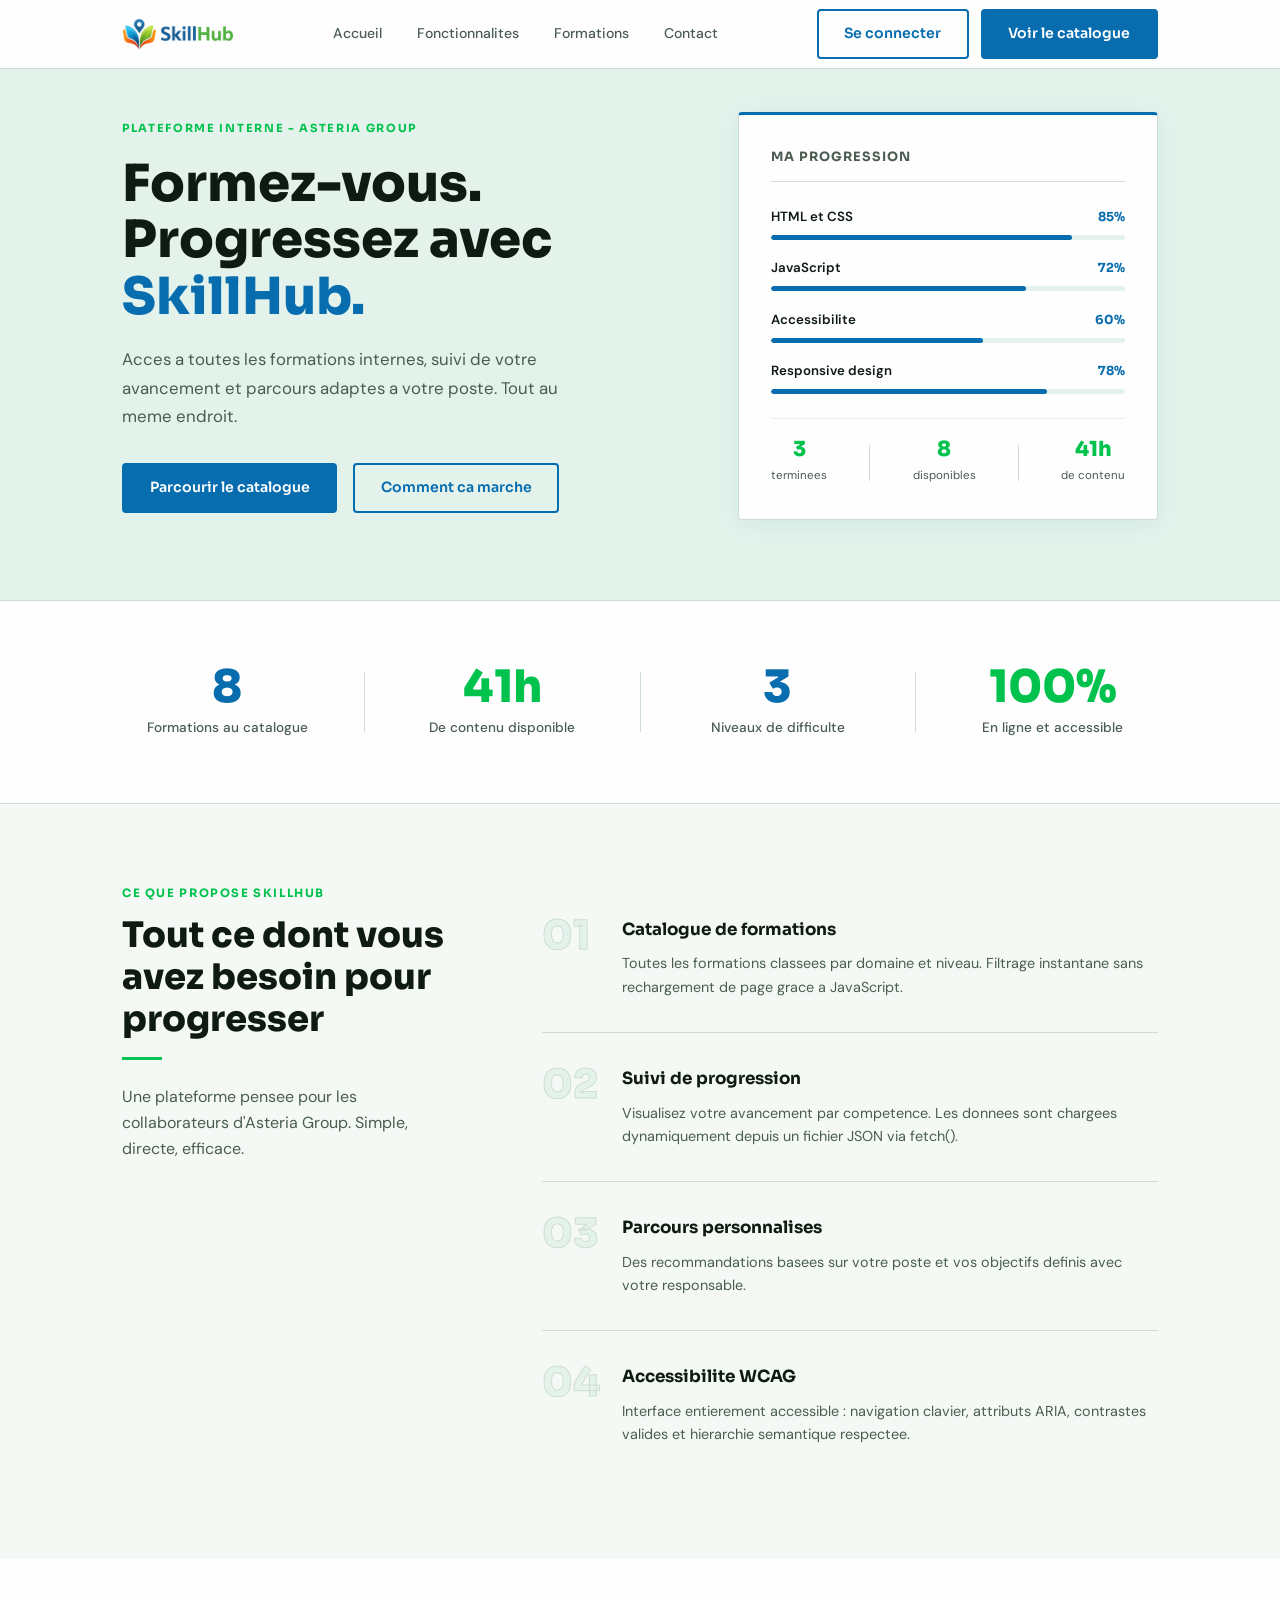
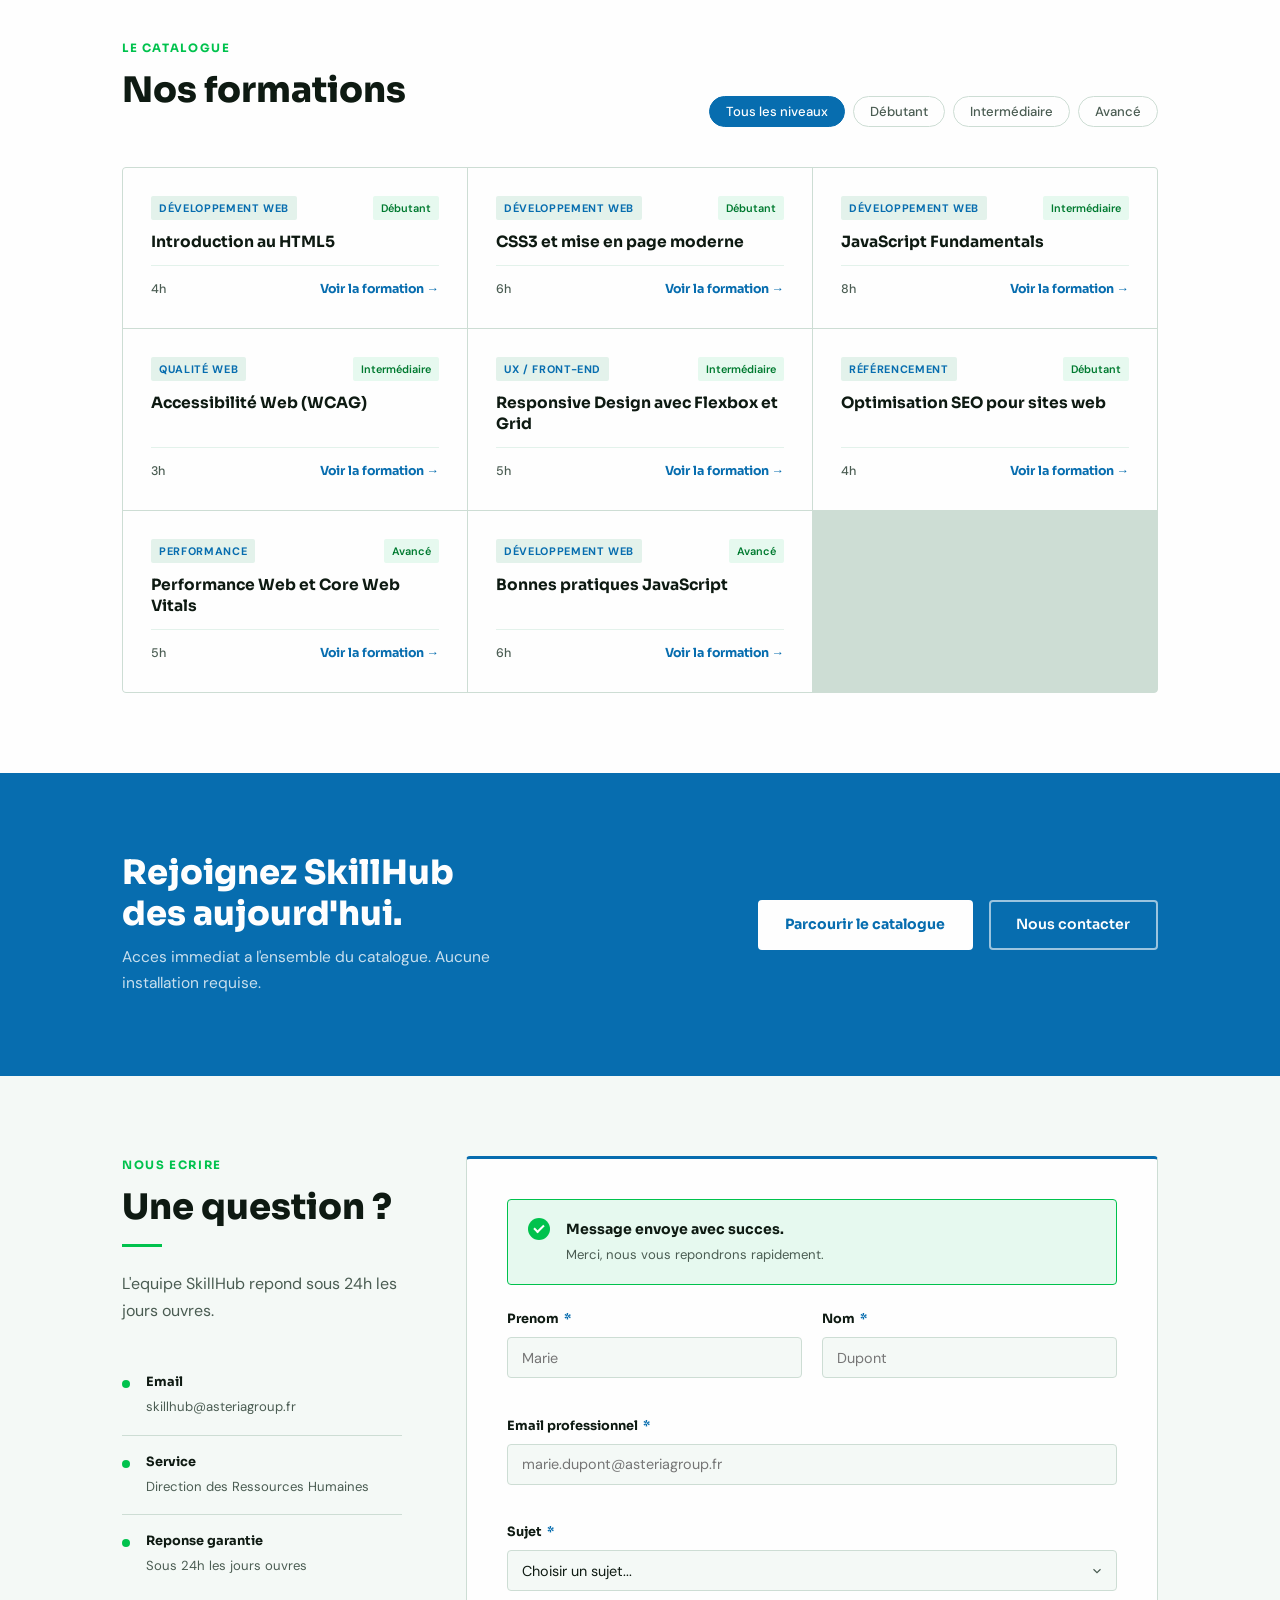
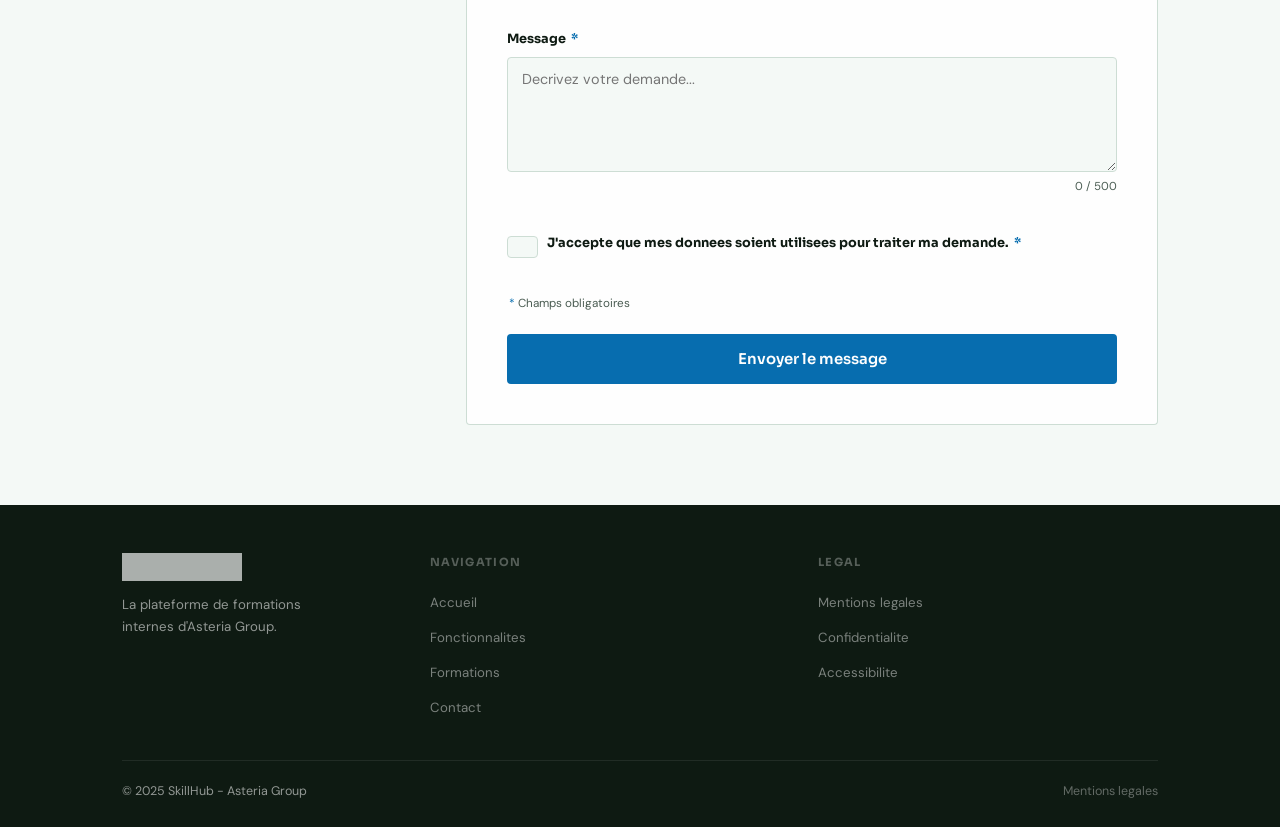
<file: index.html>
<!DOCTYPE html>
<html lang="fr">
<head>
  <meta charset="UTF-8" />
  <meta name="viewport" content="width=device-width, initial-scale=1.0" />

  <!-- SEO -->
  <title>SkillHub - Formations internes Asteria Group</title>
  <meta name="description" content="SkillHub est la plateforme de formations internes d'Asteria Group. Catalogue en ligne, suivi de progression et parcours personnalises." />
  <meta name="keywords" content="formations, e-learning, HTML, CSS, JavaScript, accessibilite, Asteria Group" />
  <meta name="author" content="Dravel IMBOLO" />
  <meta name="robots" content="index, follow" />

  <!-- Open Graph -->
  <meta property="og:type"        content="website" />
  <meta property="og:title"       content="SkillHub - Formations internes Asteria Group" />
  <meta property="og:description" content="Catalogue de formations internes, suivi de progression et parcours personnalises." />
  <meta property="og:url"         content="https://dravelimbolo.github.io/skillhub/" />

  <!-- Polices -->
  <link rel="preconnect" href="https://fonts.googleapis.com" />
  <link rel="preconnect" href="https://fonts.gstatic.com" crossorigin />
  <link href="https://fonts.googleapis.com/css2?family=Sora:wght@400;500;600;700;800;900&family=DM+Sans:ital,wght@0,400;0,500;0,600;1,400&display=swap" rel="stylesheet" />

  <link rel="stylesheet" href="css/style.css" />
</head>
<body>

  <!-- ============================================================
       EN-TETE FIXE
       ============================================================ -->
  <header id="entete" role="banner">
    <div class="conteneur">
      <div class="entete-interieur">

        <a href="#hero" class="logo" aria-label="SkillHub - retour accueil">
          <img src="assets/logo.webp" alt="SkillHub" width="120" height="32" />
        </a>

        <nav class="nav-liens" aria-label="Navigation principale">
          <a href="#hero">Accueil</a>
          <a href="#fonctionnalites">Fonctionnalites</a>
          <a href="#formations">Formations</a>
          <a href="#contact">Contact</a>
        </nav>

        <div class="nav-actions">
          <a href="#contact" class="btn btn-contour">Se connecter</a>
          <a href="#formations" class="btn btn-bleu">Voir le catalogue</a>
        </div>

        <button class="burger"
                id="btn-burger"
                aria-expanded="false"
                aria-controls="menu-mobile"
                aria-label="Ouvrir le menu de navigation">
          <span aria-hidden="true"></span>
          <span aria-hidden="true"></span>
          <span aria-hidden="true"></span>
        </button>

      </div>
    </div>

    <!-- Menu mobile -->
    <nav id="menu-mobile"
         class="menu-mobile"
         aria-label="Navigation mobile"
         hidden>
      <a href="#hero">Accueil</a>
      <a href="#fonctionnalites">Fonctionnalites</a>
      <a href="#formations">Formations</a>
      <a href="#contact">Contact</a>
      <div class="menu-mobile-actions">
        <a href="#contact" class="btn btn-contour">Se connecter</a>
        <a href="#formations" class="btn btn-bleu">Voir le catalogue</a>
      </div>
    </nav>

  </header>

  <main id="contenu-principal">

    <!-- ============================================================
         HERO
         ============================================================ -->
    <section id="hero" aria-labelledby="hero-titre">
      <div class="conteneur">
        <div class="hero-interieur">

          <div class="hero-texte apparait">
            <p class="hero-surtitre">Plateforme interne - Asteria Group</p>

            <h1 class="hero-titre" id="hero-titre">
              Formez-vous.<br>
              Progressez avec<br>
              <span class="accent">SkillHub.</span>
            </h1>

            <p class="hero-description">
              Acces a toutes les formations internes, suivi de votre avancement
              et parcours adaptes a votre poste. Tout au meme endroit.
            </p>

            <div class="hero-boutons">
              <a href="#formations" class="btn btn-bleu">Parcourir le catalogue</a>
              <a href="#fonctionnalites" class="btn btn-contour">Comment ca marche</a>
            </div>
          </div>

          <!-- Tableau de bord simplifie - visuel hero -->
          <div class="hero-visuel apparait" aria-hidden="true">
            <p class="visuel-titre">Ma progression</p>

            <div class="progression-liste">

              <div class="progression-item">
                <div class="progression-meta">
                  <span class="progression-nom">HTML et CSS</span>
                  <span class="progression-pct">85%</span>
                </div>
                <div class="barre-fond">
                  <div class="barre-fill" data-val="85"></div>
                </div>
              </div>

              <div class="progression-item">
                <div class="progression-meta">
                  <span class="progression-nom">JavaScript</span>
                  <span class="progression-pct">72%</span>
                </div>
                <div class="barre-fond">
                  <div class="barre-fill" data-val="72"></div>
                </div>
              </div>

              <div class="progression-item">
                <div class="progression-meta">
                  <span class="progression-nom">Accessibilite</span>
                  <span class="progression-pct">60%</span>
                </div>
                <div class="barre-fond">
                  <div class="barre-fill" data-val="60"></div>
                </div>
              </div>

              <div class="progression-item">
                <div class="progression-meta">
                  <span class="progression-nom">Responsive design</span>
                  <span class="progression-pct">78%</span>
                </div>
                <div class="barre-fond">
                  <div class="barre-fill" data-val="78"></div>
                </div>
              </div>

            </div>

            <div class="visuel-bas">
              <div class="visuel-stat">
                <strong>3</strong>
                <span>terminees</span>
              </div>
              <div class="visuel-sep" aria-hidden="true"></div>
              <div class="visuel-stat">
                <strong>8</strong>
                <span>disponibles</span>
              </div>
              <div class="visuel-sep" aria-hidden="true"></div>
              <div class="visuel-stat">
                <strong>41h</strong>
                <span>de contenu</span>
              </div>
            </div>
          </div>

        </div>
      </div>
    </section>

    <!-- ============================================================
         STATISTIQUES
         ============================================================ -->
    <section id="statistiques" aria-label="Chiffres cles SkillHub">
      <div class="conteneur">
        <div class="stats-grille">

          <div class="stat-item apparait">
            <strong class="stat-nombre">8</strong>
            <span class="stat-libelle">Formations au catalogue</span>
          </div>

          <div class="stat-separateur" aria-hidden="true"></div>

          <div class="stat-item apparait">
            <strong class="stat-nombre vert">41h</strong>
            <span class="stat-libelle">De contenu disponible</span>
          </div>

          <div class="stat-separateur" aria-hidden="true"></div>

          <div class="stat-item apparait">
            <strong class="stat-nombre">3</strong>
            <span class="stat-libelle">Niveaux de difficulte</span>
          </div>

          <div class="stat-separateur" aria-hidden="true"></div>

          <div class="stat-item apparait">
            <strong class="stat-nombre vert">100%</strong>
            <span class="stat-libelle">En ligne et accessible</span>
          </div>

        </div>
      </div>
    </section>

    <!-- ============================================================
         FONCTIONNALITES
         ============================================================ -->
    <section id="fonctionnalites" aria-labelledby="fonct-titre">
      <div class="conteneur">
        <div class="fonctionnalites-interieur">

          <div class="fonctionnalites-texte apparait">
            <span class="section-label">Ce que propose SkillHub</span>
            <h2 class="section-titre" id="fonct-titre">
              Tout ce dont vous avez besoin pour progresser
            </h2>
            <hr class="separateur" />
            <p class="section-sous-titre">
              Une plateforme pensee pour les collaborateurs d'Asteria Group.
              Simple, directe, efficace.
            </p>
          </div>

          <div class="fonctionnalites-liste" role="list">

            <article class="fonct-item apparait" role="listitem">
              <span class="fonct-numero" aria-hidden="true">01</span>
              <div class="fonct-contenu">
                <h3 class="fonct-titre">Catalogue de formations</h3>
                <p class="fonct-description">
                  Toutes les formations classees par domaine et niveau.
                  Filtrage instantane sans rechargement de page grace a JavaScript.
                </p>
              </div>
            </article>

            <article class="fonct-item apparait" role="listitem">
              <span class="fonct-numero" aria-hidden="true">02</span>
              <div class="fonct-contenu">
                <h3 class="fonct-titre">Suivi de progression</h3>
                <p class="fonct-description">
                  Visualisez votre avancement par competence.
                  Les donnees sont chargees dynamiquement depuis un fichier JSON via fetch().
                </p>
              </div>
            </article>

            <article class="fonct-item apparait" role="listitem">
              <span class="fonct-numero" aria-hidden="true">03</span>
              <div class="fonct-contenu">
                <h3 class="fonct-titre">Parcours personnalises</h3>
                <p class="fonct-description">
                  Des recommandations basees sur votre poste et vos objectifs
                  definis avec votre responsable.
                </p>
              </div>
            </article>

            <article class="fonct-item apparait" role="listitem">
              <span class="fonct-numero" aria-hidden="true">04</span>
              <div class="fonct-contenu">
                <h3 class="fonct-titre">Accessibilite WCAG</h3>
                <p class="fonct-description">
                  Interface entierement accessible : navigation clavier, attributs ARIA,
                  contrastes valides et hierarchie semantique respectee.
                </p>
              </div>
            </article>

          </div>

        </div>
      </div>
    </section>

    <!-- ============================================================
         FORMATIONS - Chargees via fetch() / AJAX
         ============================================================ -->
    <section id="formations" aria-labelledby="formations-titre">
      <div class="conteneur">

        <div class="formations-entete">
          <div class="apparait">
            <span class="section-label">Le catalogue</span>
            <h2 class="section-titre" id="formations-titre">Nos formations</h2>
          </div>

          <!-- Boutons de filtre generes dynamiquement par JS -->
          <div class="filtres"
               id="zone-filtres"
               role="group"
               aria-label="Filtrer les formations par niveau"></div>
        </div>

        <!-- Zone d'affichage - peuplee par fetch() + JS -->
        <div class="grille-formations"
             id="grille-formations"
             aria-live="polite"
             aria-label="Liste des formations">
          <!-- Loader affiche par defaut, remplace par les cartes -->
          <div class="loader" role="status">
            <div class="loader-cercle" aria-hidden="true"></div>
            Chargement des formations...
          </div>
        </div>

      </div>
    </section>

    <!-- ============================================================
         APPEL A L'ACTION
         ============================================================ -->
    <section id="appel-action" aria-labelledby="cta-titre">
      <div class="conteneur">
        <div class="cta-interieur apparait">

          <div class="cta-texte">
            <h2 class="cta-titre" id="cta-titre">
              Rejoignez SkillHub<br>des aujourd'hui.
            </h2>
            <p class="cta-description">
              Acces immediat a l'ensemble du catalogue.
              Aucune installation requise.
            </p>
          </div>

          <div class="cta-actions">
            <a href="#formations" class="btn btn-blanc">Parcourir le catalogue</a>
            <a href="#contact" class="btn btn-contour-blanc">Nous contacter</a>
          </div>

        </div>
      </div>
    </section>

    <!-- ============================================================
         CONTACT ET FORMULAIRE
         Validation JS : blur + soumission
         aria-invalid + aria-describedby sur chaque champ
         ============================================================ -->
    <section id="contact" aria-labelledby="contact-titre">
      <div class="conteneur">
        <div class="contact-interieur">

          <!-- Informations de contact -->
          <div class="contact-infos apparait">
            <span class="section-label">Nous ecrire</span>
            <h2 class="section-titre" id="contact-titre">Une question ?</h2>
            <hr class="separateur" />
            <p class="section-sous-titre">
              L'equipe SkillHub repond sous 24h les jours ouvres.
            </p>

            <div style="margin-top:1.5rem">

              <div class="info-ligne">
                <span class="info-point" aria-hidden="true"></span>
                <div>
                  <p class="info-libelle">Email</p>
                  <p class="info-valeur">skillhub@asteriagroup.fr</p>
                </div>
              </div>

              <div class="info-ligne">
                <span class="info-point" aria-hidden="true"></span>
                <div>
                  <p class="info-libelle">Service</p>
                  <p class="info-valeur">Direction des Ressources Humaines</p>
                </div>
              </div>

              <div class="info-ligne">
                <span class="info-point" aria-hidden="true"></span>
                <div>
                  <p class="info-libelle">Reponse garantie</p>
                  <p class="info-valeur">Sous 24h les jours ouvres</p>
                </div>
              </div>

            </div>
          </div>

          <!-- Formulaire -->
          <div class="formulaire-enveloppe apparait">

            <!-- Message de succes (masque par defaut) -->
            <div id="msg-succes"
                 class="succes-message"
                 role="alert"
                 aria-live="assertive"
                 hidden>
              <span class="succes-puce" aria-hidden="true"></span>
              <div>
                <strong>Message envoye avec succes.</strong>
                <p>Merci, nous vous repondrons rapidement.</p>
              </div>
            </div>

            <form id="form-contact"
                  novalidate
                  aria-label="Formulaire de contact SkillHub">

              <!-- Prenom + Nom -->
              <div class="champs-rangee">

                <div class="champ-groupe">
                  <label for="f-prenom">
                    Prenom <span class="requis" aria-hidden="true">*</span>
                  </label>
                  <input type="text"
                         id="f-prenom"
                         name="prenom"
                         autocomplete="given-name"
                         required
                         aria-required="true"
                         aria-describedby="err-prenom"
                         placeholder="Marie" />
                  <span id="err-prenom"
                        class="erreur-msg"
                        role="alert"
                        aria-live="polite"></span>
                </div>

                <div class="champ-groupe">
                  <label for="f-nom">
                    Nom <span class="requis" aria-hidden="true">*</span>
                  </label>
                  <input type="text"
                         id="f-nom"
                         name="nom"
                         autocomplete="family-name"
                         required
                         aria-required="true"
                         aria-describedby="err-nom"
                         placeholder="Dupont" />
                  <span id="err-nom"
                        class="erreur-msg"
                        role="alert"
                        aria-live="polite"></span>
                </div>

              </div>

              <!-- Email -->
              <div class="champ-groupe">
                <label for="f-email">
                  Email professionnel <span class="requis" aria-hidden="true">*</span>
                </label>
                <input type="email"
                       id="f-email"
                       name="email"
                       autocomplete="email"
                       required
                       aria-required="true"
                       aria-describedby="err-email"
                       placeholder="marie.dupont@asteriagroup.fr" />
                <span id="err-email"
                      class="erreur-msg"
                      role="alert"
                      aria-live="polite"></span>
              </div>

              <!-- Sujet -->
              <div class="champ-groupe">
                <label for="f-sujet">
                  Sujet <span class="requis" aria-hidden="true">*</span>
                </label>
                <select id="f-sujet"
                        name="sujet"
                        required
                        aria-required="true"
                        aria-describedby="err-sujet">
                  <option value="">Choisir un sujet...</option>
                  <option value="formation">Question sur une formation</option>
                  <option value="acces">Probleme de connexion</option>
                  <option value="progression">Suivi de progression</option>
                  <option value="autre">Autre demande</option>
                </select>
                <span id="err-sujet"
                      class="erreur-msg"
                      role="alert"
                      aria-live="polite"></span>
              </div>

              <!-- Message -->
              <div class="champ-groupe">
                <label for="f-message">
                  Message <span class="requis" aria-hidden="true">*</span>
                </label>
                <textarea id="f-message"
                          name="message"
                          rows="4"
                          maxlength="500"
                          required
                          aria-required="true"
                          aria-describedby="err-message compteur-msg"
                          placeholder="Decrivez votre demande..."></textarea>
                <span id="compteur-msg"
                      class="champ-indice"
                      aria-live="polite">0 / 500</span>
                <span id="err-message"
                      class="erreur-msg"
                      role="alert"
                      aria-live="polite"></span>
              </div>

              <!-- RGPD -->
              <div class="champ-groupe rgpd-groupe">
                <label class="rgpd-label">
                  <input type="checkbox"
                         id="f-rgpd"
                         name="rgpd"
                         required
                         aria-required="true"
                         aria-describedby="err-rgpd" />
                  <span>
                    J'accepte que mes donnees soient utilisees pour traiter ma demande.
                    <span class="requis" aria-hidden="true">*</span>
                  </span>
                </label>
                <span id="err-rgpd"
                      class="erreur-msg"
                      role="alert"
                      aria-live="polite"></span>
              </div>

              <p class="legende-req">
                <span class="requis" aria-hidden="true">*</span> Champs obligatoires
              </p>

              <button type="submit"
                      id="btn-envoyer"
                      class="btn btn-bleu btn-envoyer">
                <span class="texte-btn">Envoyer le message</span>
                <svg class="spinner-svg"
                     aria-hidden="true"
                     viewBox="0 0 24 24"
                     fill="none"
                     stroke="currentColor"
                     stroke-width="2.5"
                     stroke-linecap="round">
                  <path d="M12 2v4M12 18v4M4.93 4.93l2.83 2.83M16.24 16.24l2.83 2.83M2 12h4M18 12h4M4.93 19.07l2.83-2.83M16.24 7.76l2.83-2.83">
                    <animateTransform attributeName="transform" type="rotate"
                      from="0 12 12" to="360 12 12" dur=".6s" repeatCount="indefinite"/>
                  </path>
                </svg>
              </button>

            </form>
          </div>

        </div>
      </div>
    </section>

  </main>

  <!-- ============================================================
       PIED DE PAGE
       ============================================================ -->
  <footer id="pied-page" role="contentinfo">
    <div class="conteneur">
      <div class="pied-interieur">

        <div class="pied-marque">
          <img src="assets/logo.webp" alt="SkillHub" width="120" height="28" />
          <p>La plateforme de formations internes d'Asteria Group.</p>
        </div>

        <nav class="pied-colonne" aria-label="Liens du site">
          <h3>Navigation</h3>
          <ul>
            <li><a href="#hero">Accueil</a></li>
            <li><a href="#fonctionnalites">Fonctionnalites</a></li>
            <li><a href="#formations">Formations</a></li>
            <li><a href="#contact">Contact</a></li>
          </ul>
        </nav>

        <nav class="pied-colonne" aria-label="Informations legales">
          <h3>Legal</h3>
          <ul>
            <li><a href="#mentions">Mentions legales</a></li>
            <li><a href="#confidentialite">Confidentialite</a></li>
            <li><a href="#accessibilite">Accessibilite</a></li>
          </ul>
        </nav>

      </div>

      <div class="pied-bas">
        <p>&copy; <time datetime="2025">2025</time> SkillHub - Asteria Group</p>
        <a href="#mentions">Mentions legales</a>
      </div>
    </div>
  </footer>

  <!-- Bouton retour en haut -->
  <button id="retour-haut" aria-label="Retourner en haut de la page">
    <svg aria-hidden="true"
         viewBox="0 0 24 24"
         fill="none"
         stroke="currentColor"
         stroke-width="2.5"
         stroke-linecap="round"
         stroke-linejoin="round">
      <polyline points="18 15 12 9 6 15"></polyline>
    </svg>
  </button>

  <script src="js/app.js"></script>
</body>
</html>
</file>
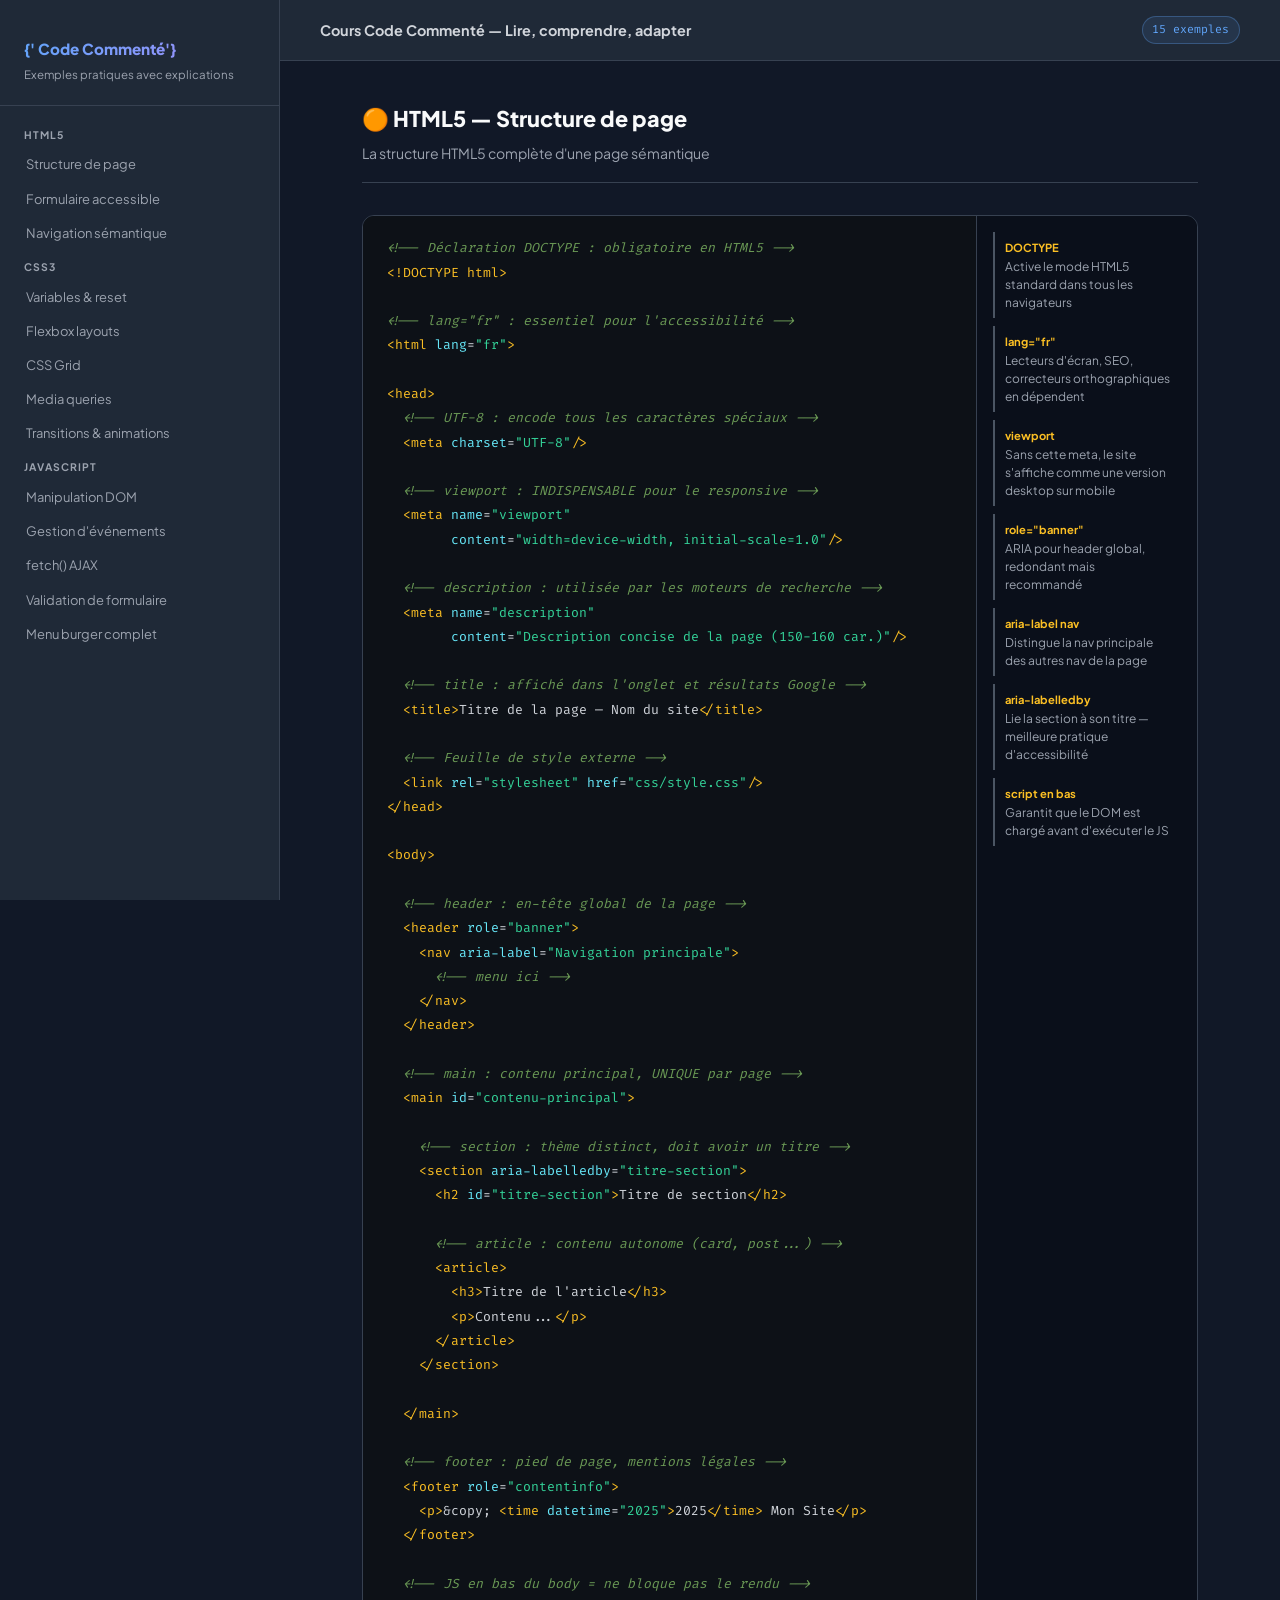
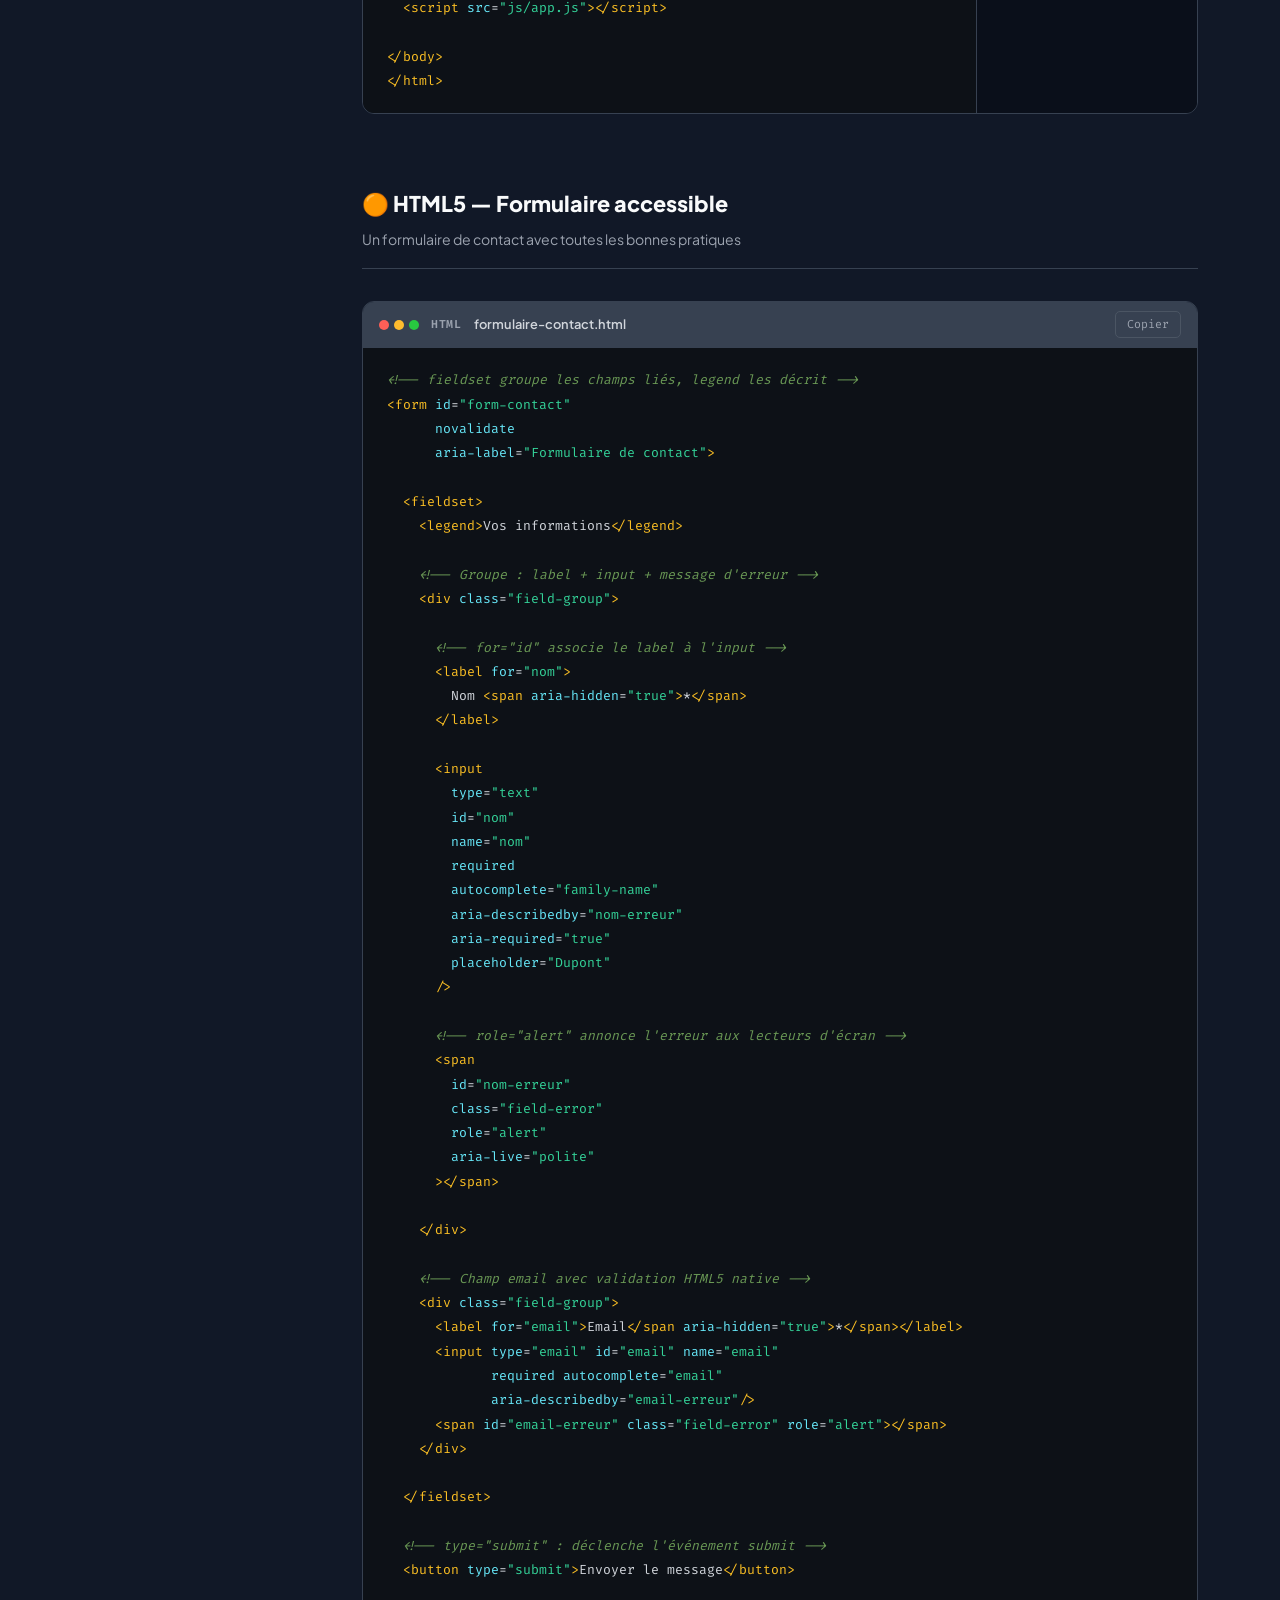
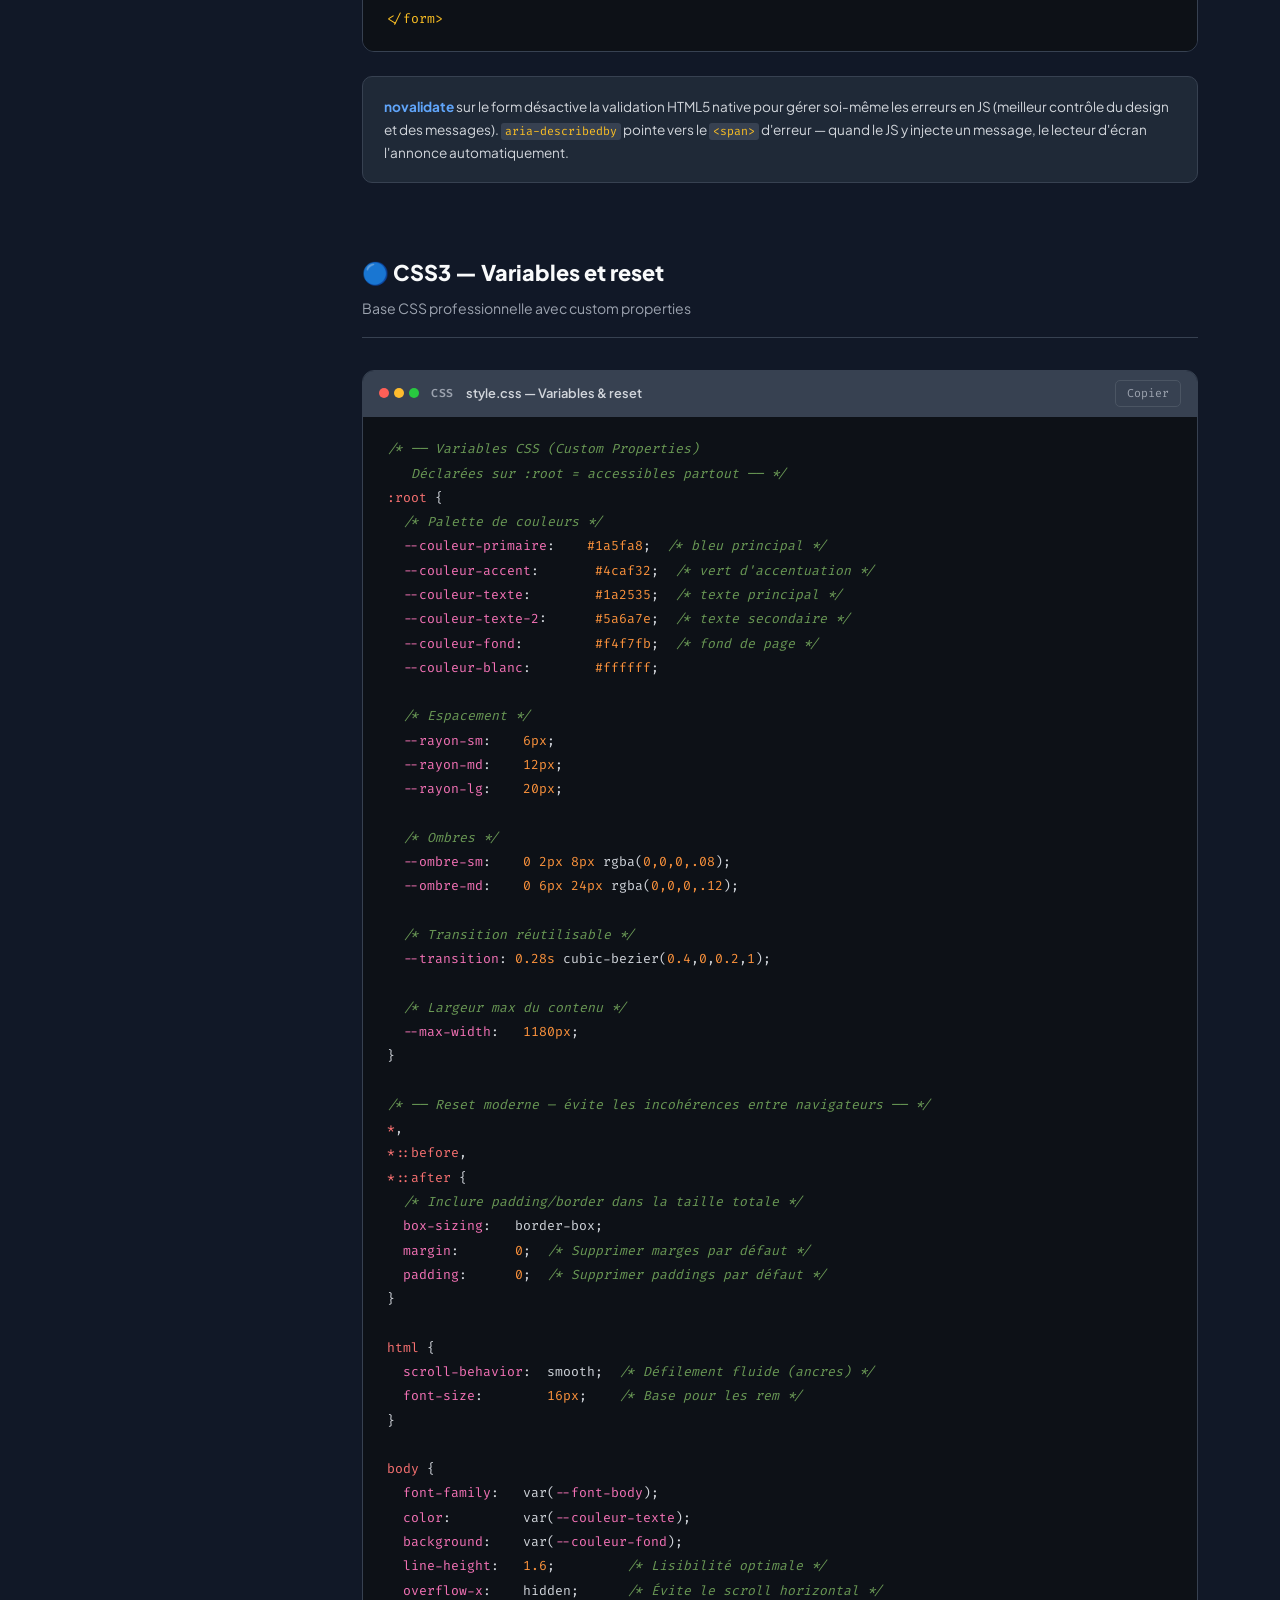
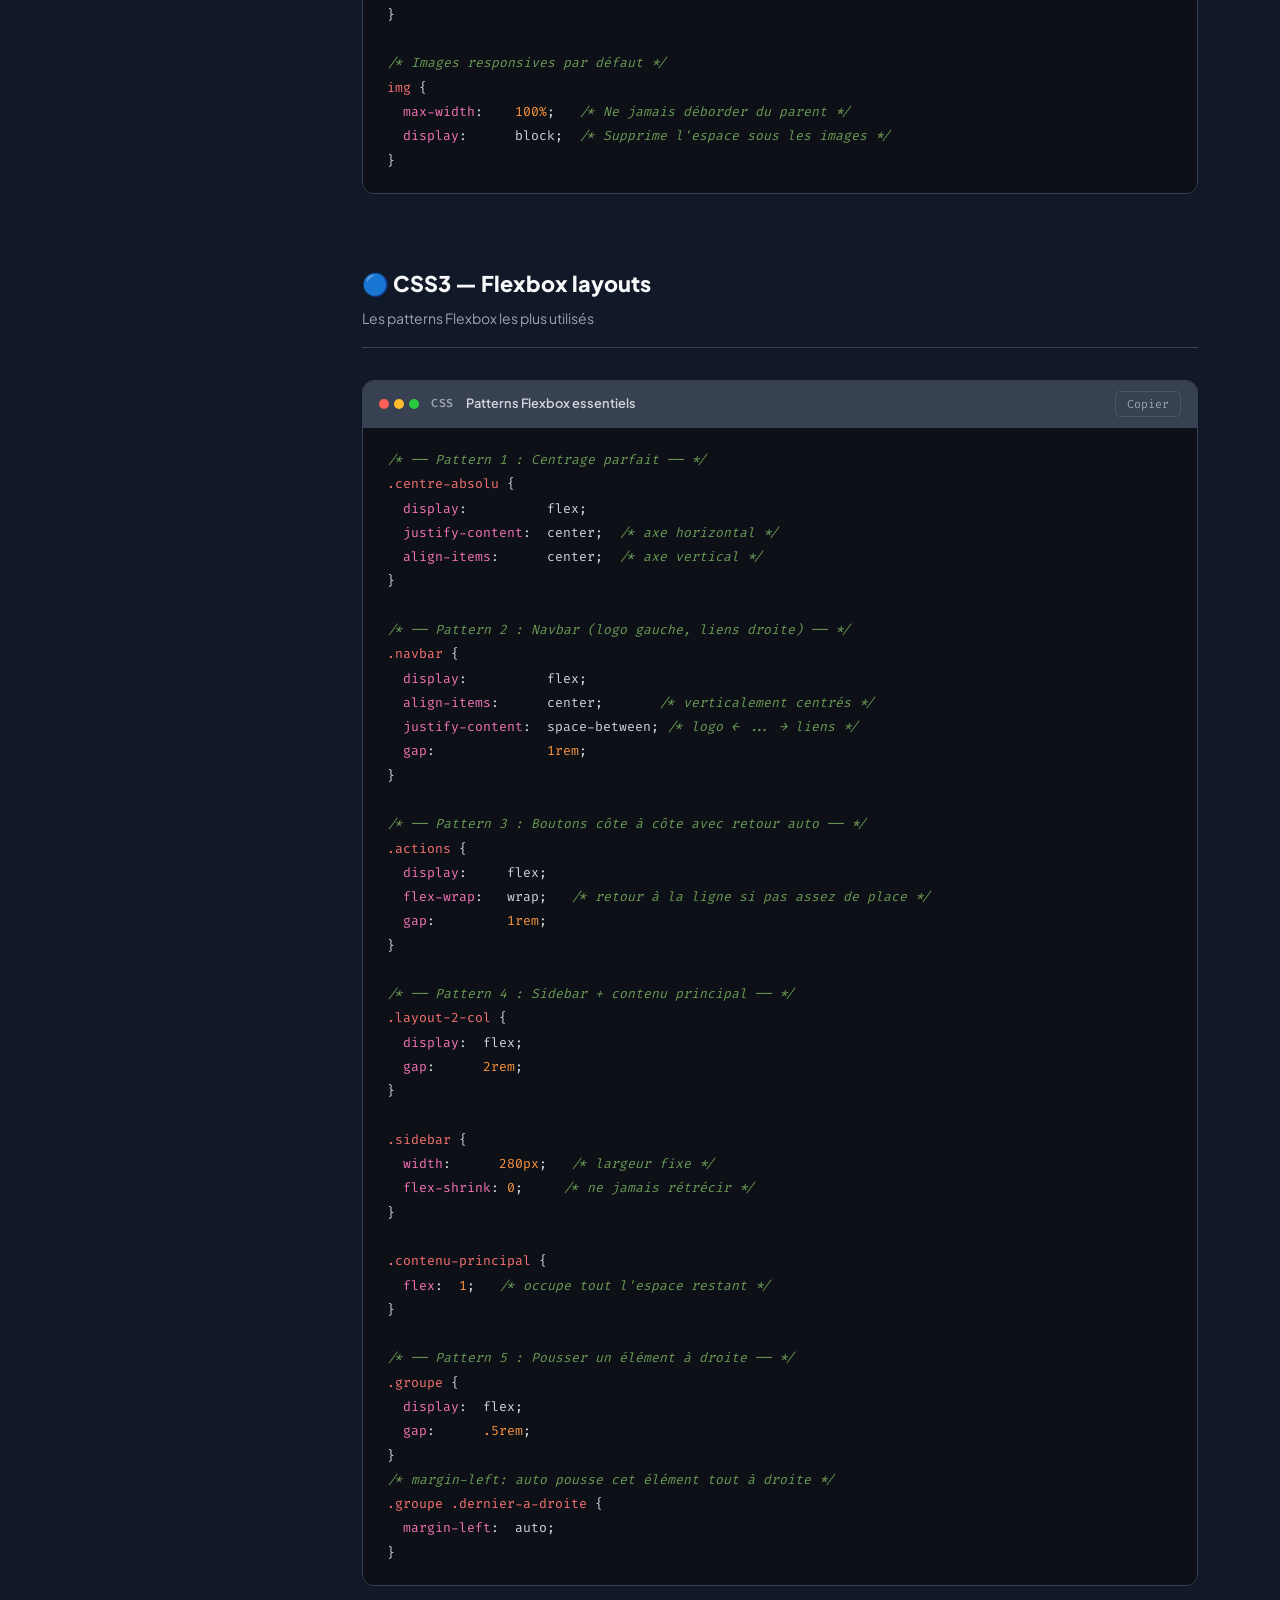
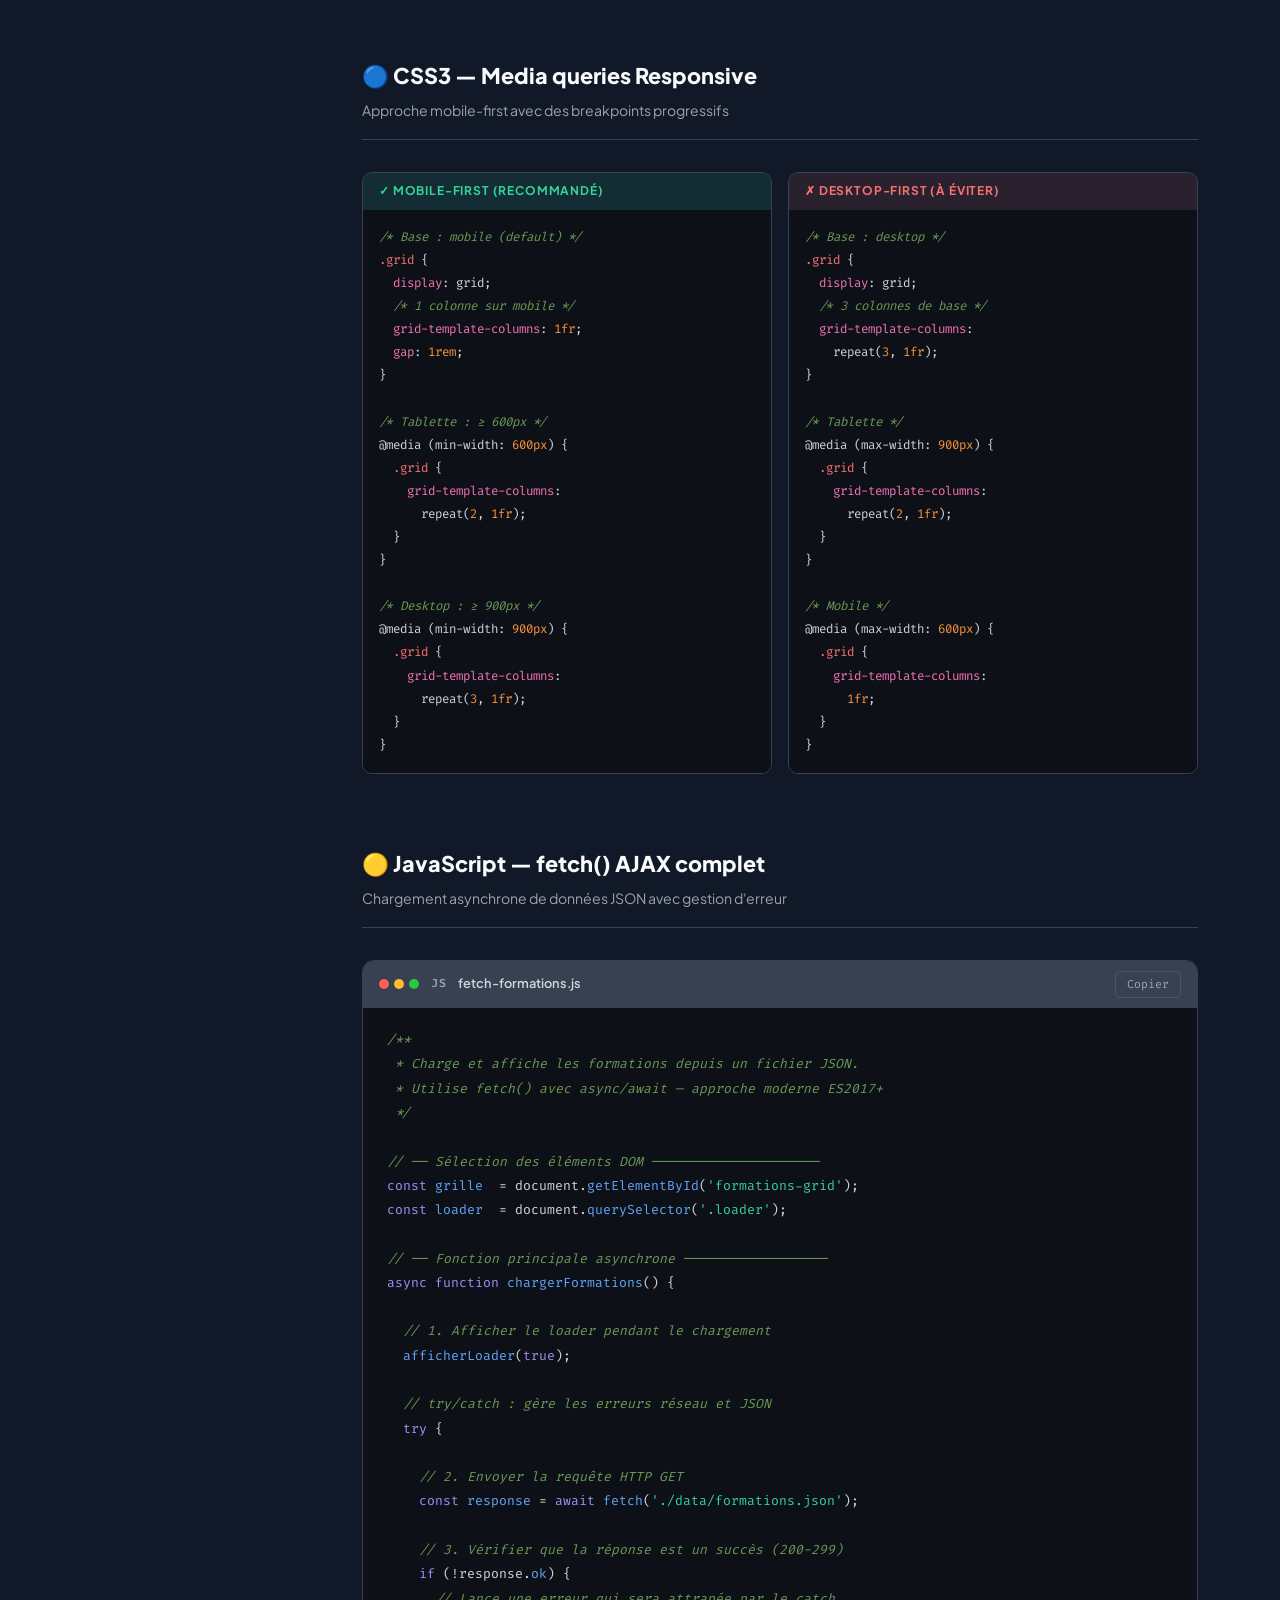
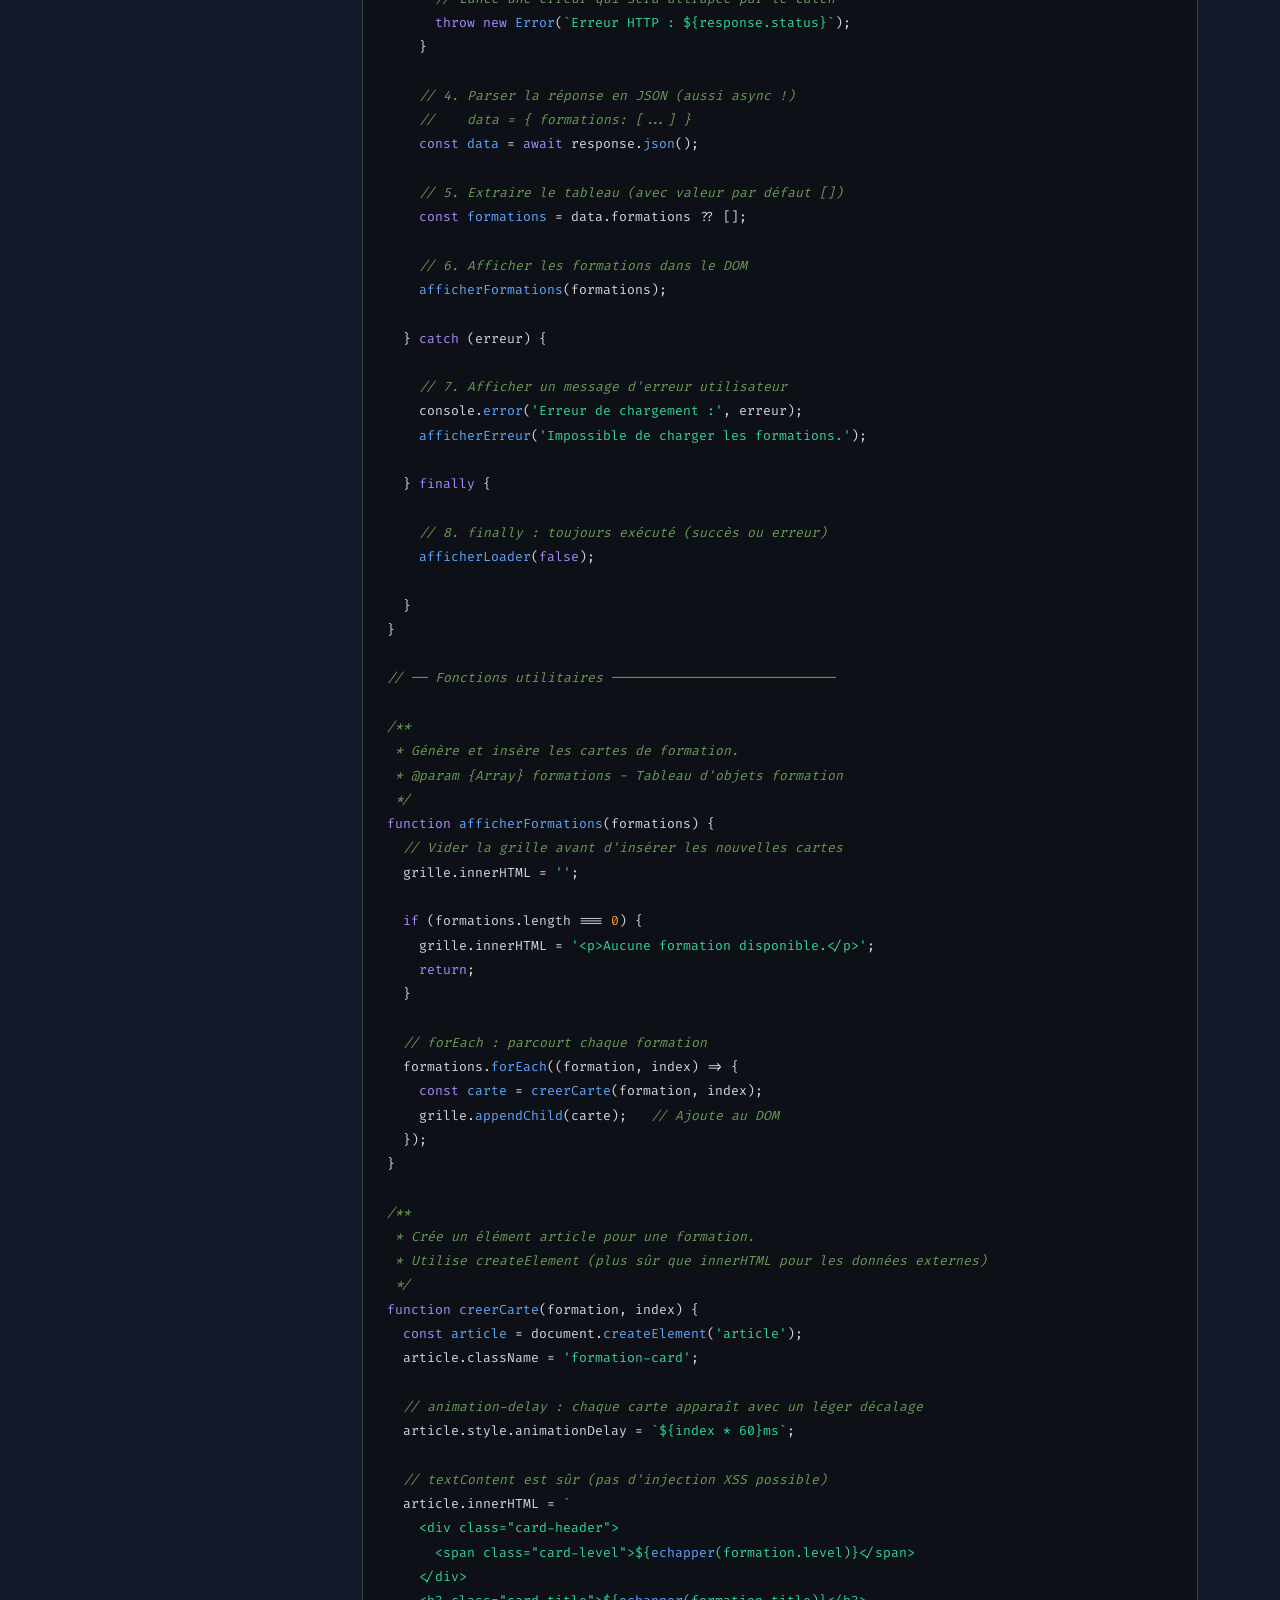
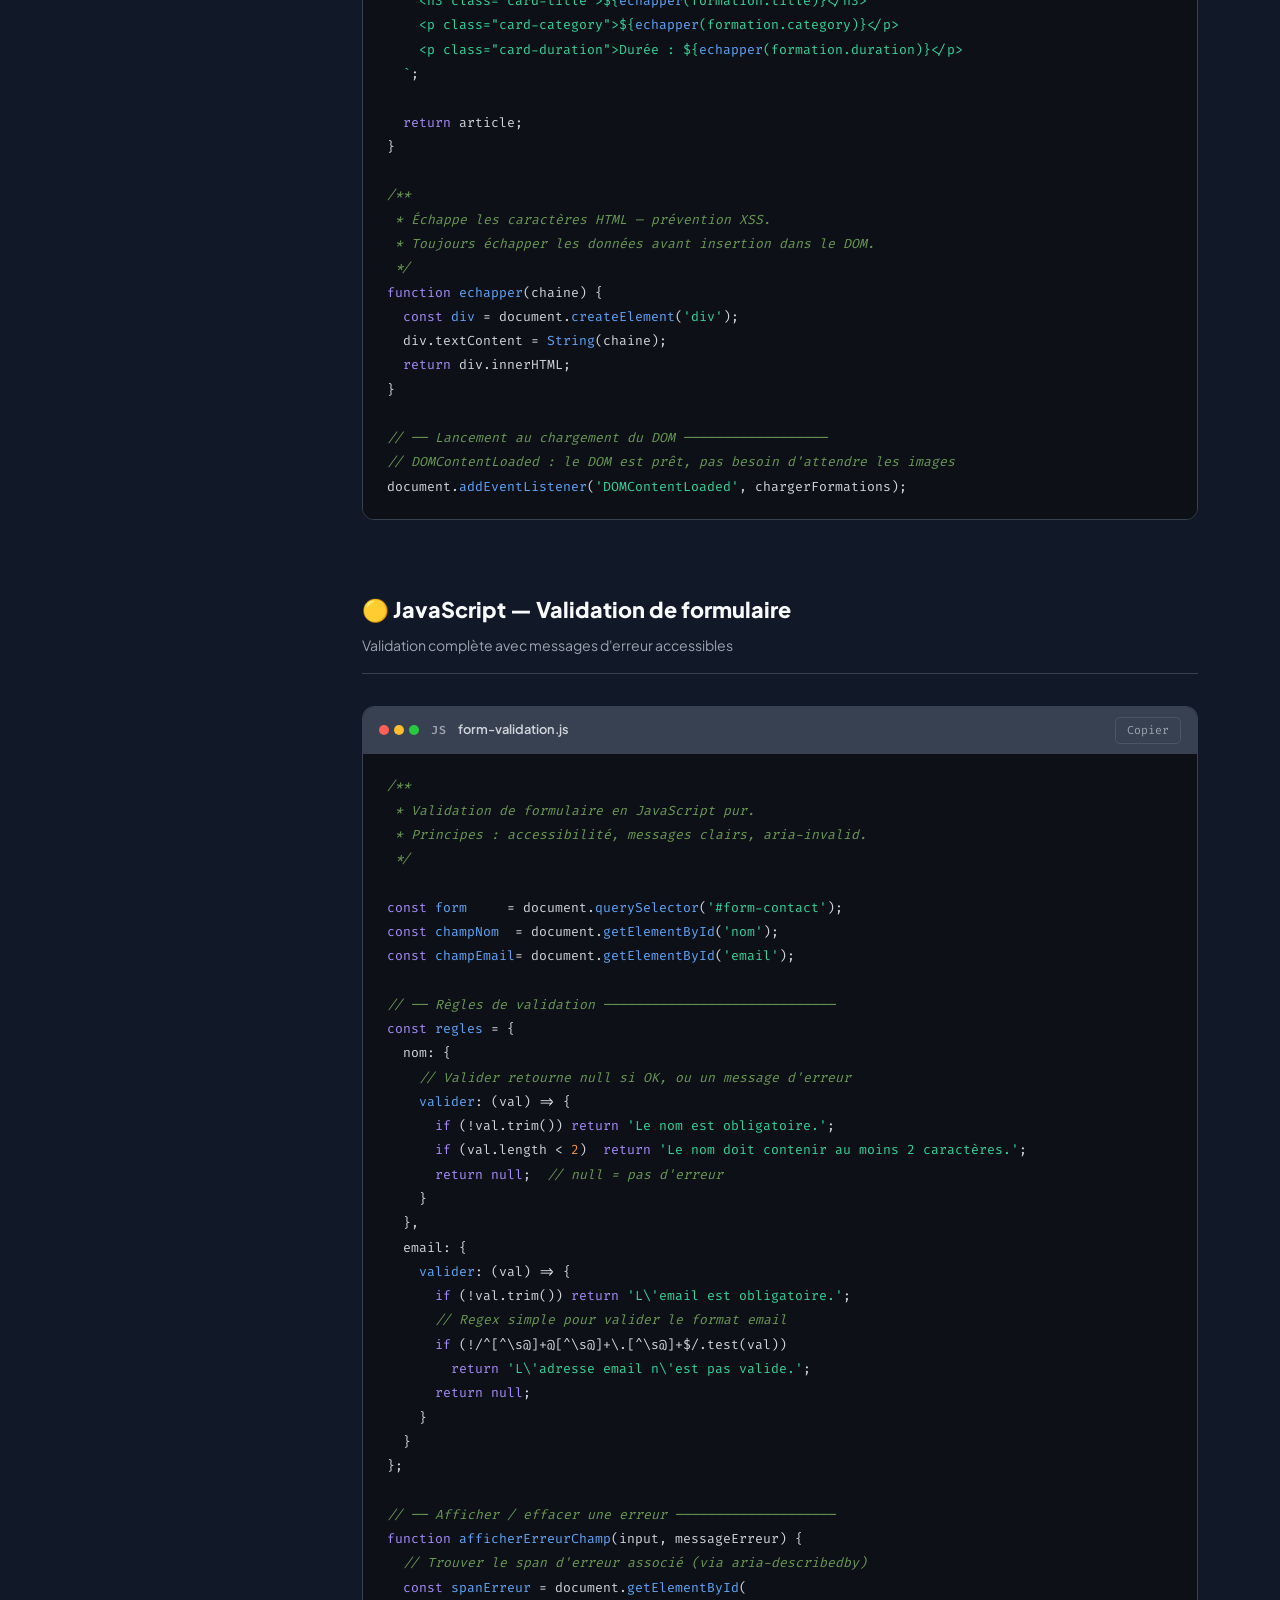
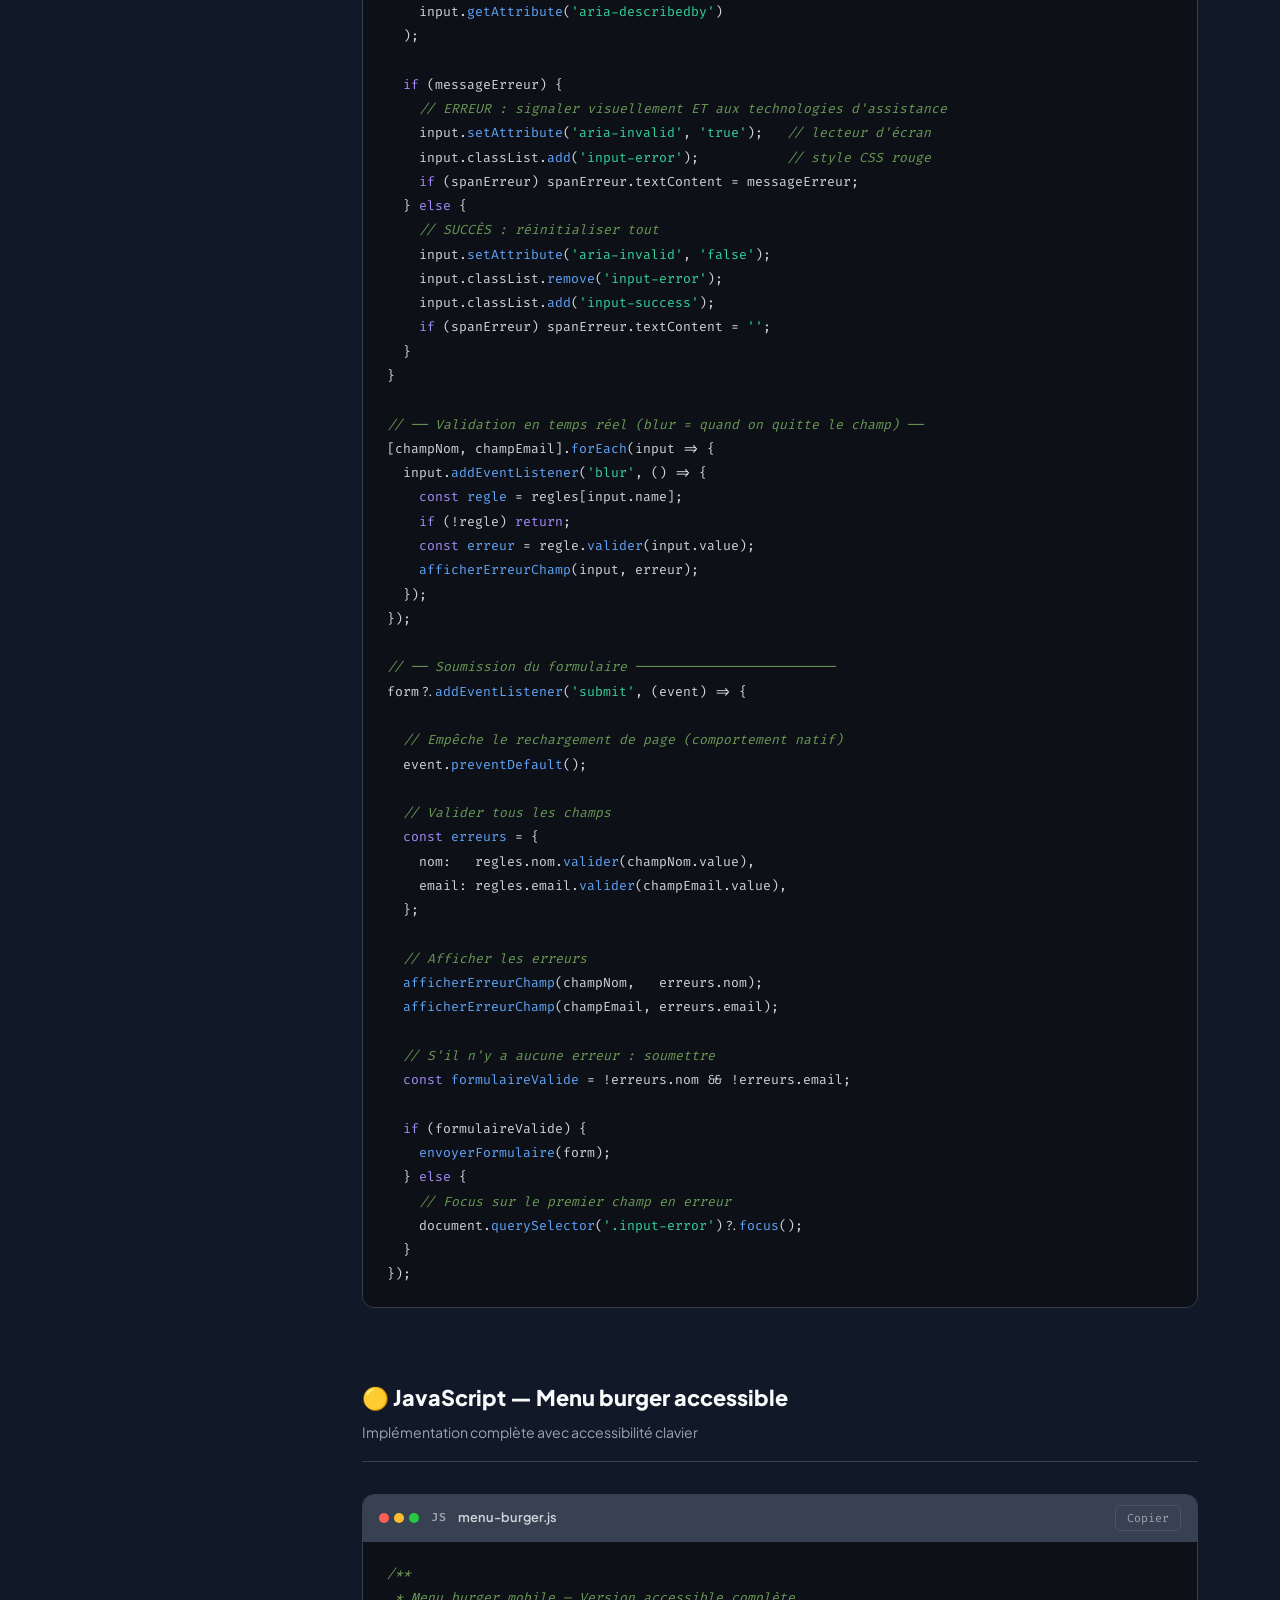
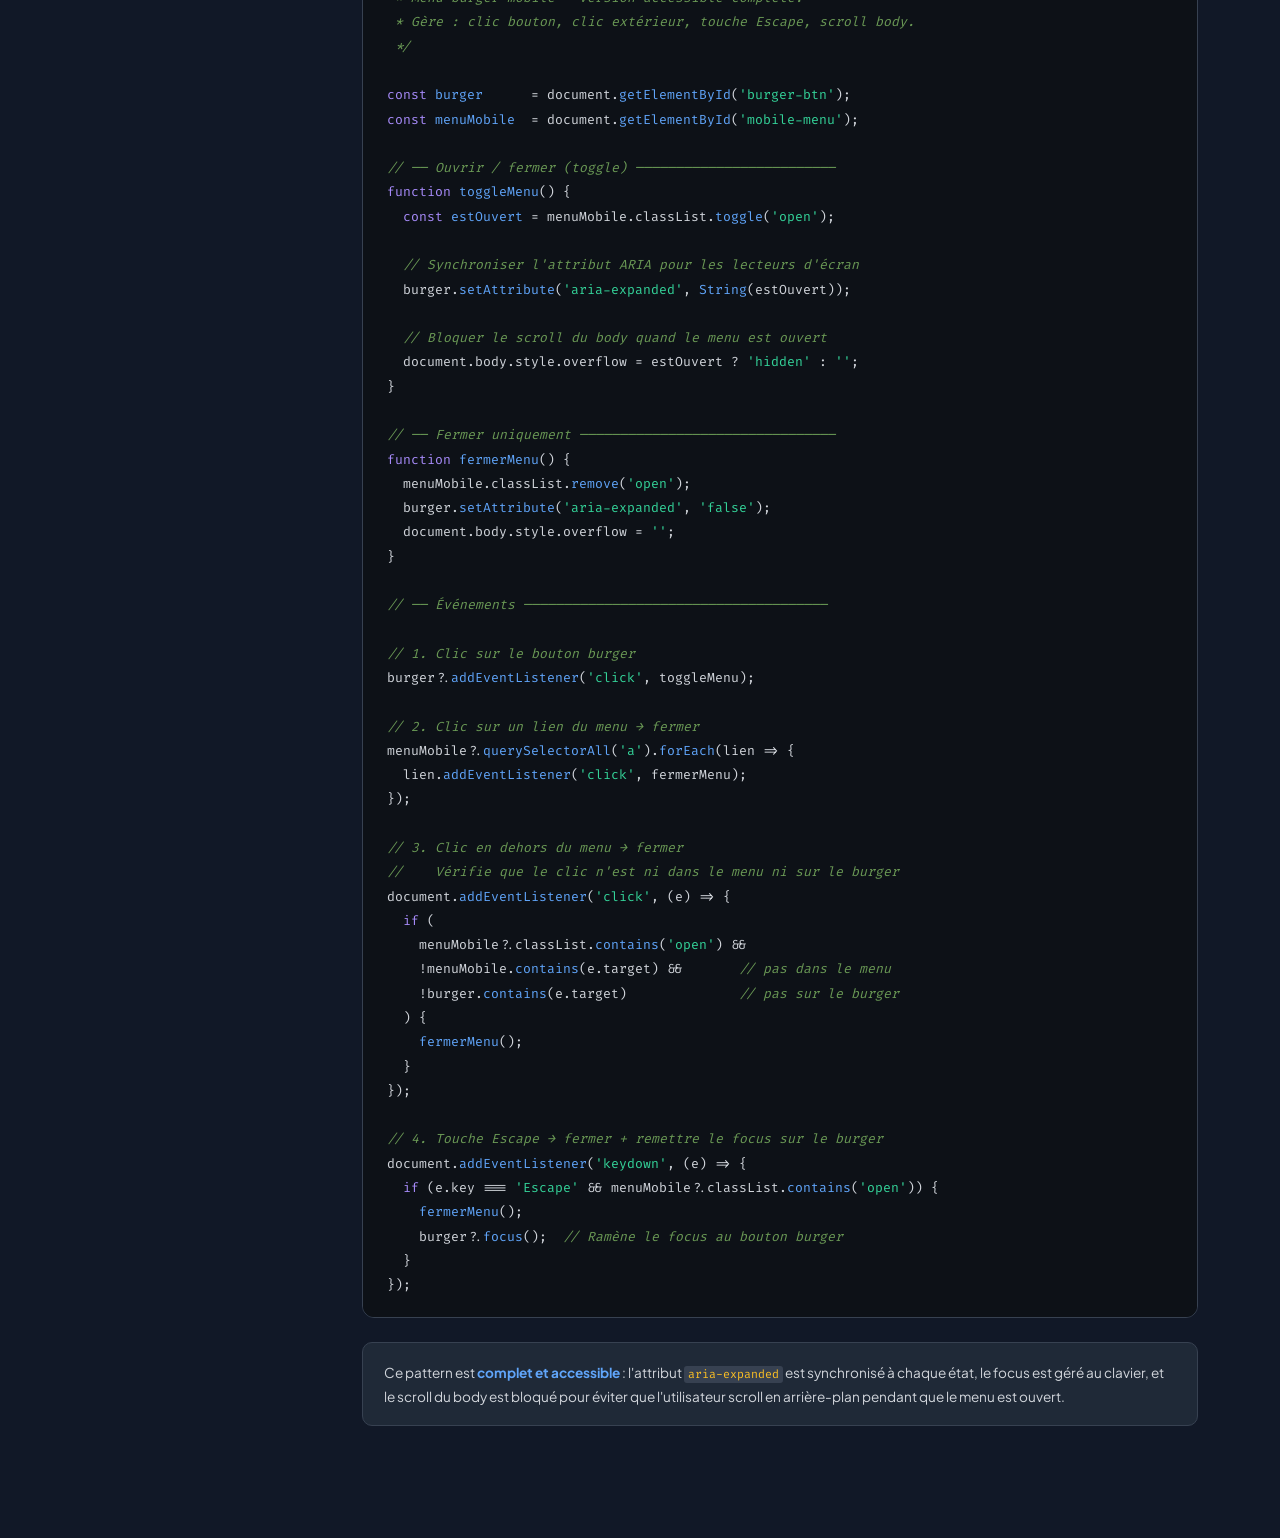
<file: cours-code-commente.html>
<!DOCTYPE html>
<html lang="fr">
<head>
<meta charset="UTF-8"/>
<meta name="viewport" content="width=device-width,initial-scale=1.0"/>
<title>Cours Code Commenté — Exemples pratiques</title>
<link rel="preconnect" href="https://fonts.googleapis.com"/>
<link href="https://fonts.googleapis.com/css2?family=Fira+Code:wght@400;500;600&family=Plus+Jakarta+Sans:wght@400;500;600;700;800&display=swap" rel="stylesheet"/>
<style>
:root{
  --bg:#111827;--bg2:#1f2937;--bg3:#374151;
  --border:#374151;--border2:#4b5563;
  --text:#f9fafb;--text2:#d1d5db;--text3:#9ca3af;
  --blue:#60a5fa;--blue-bg:rgba(96,165,250,.1);
  --green:#34d399;--green-bg:rgba(52,211,153,.1);
  --yellow:#fbbf24;--yellow-bg:rgba(251,191,36,.1);
  --red:#f87171;--red-bg:rgba(248,113,113,.1);
  --purple:#a78bfa;--purple-bg:rgba(167,139,250,.1);
  --cyan:#67e8f9;--orange:#fb923c;--pink:#f472b6;
  --font:'Plus Jakarta Sans',sans-serif;--mono:'Fira Code',monospace;
}
*,*::before,*::after{box-sizing:border-box;margin:0;padding:0}
html{scroll-behavior:smooth}
body{font-family:var(--font);background:var(--bg);color:var(--text);line-height:1.7}

/* Layout */
.layout{display:grid;grid-template-columns:280px 1fr;min-height:100vh}
.sidebar{background:var(--bg2);border-right:1px solid var(--border);padding:1.5rem 0;position:sticky;top:0;height:100vh;overflow-y:auto}
.sidebar-logo{padding:.75rem 1.5rem 1.25rem;border-bottom:1px solid var(--border);margin-bottom:.75rem}
.sidebar-logo h1{font-size:.95rem;font-weight:800;background:linear-gradient(135deg,var(--blue),var(--purple));-webkit-background-clip:text;-webkit-text-fill-color:transparent;background-clip:text}
.sidebar-logo span{font-size:.72rem;color:var(--text3);margin-top:.2rem;display:block}
.s-cat{font-size:.65rem;font-weight:700;letter-spacing:.1em;text-transform:uppercase;color:var(--text3);padding:.5rem 1.5rem .25rem;display:block}
.sidebar a{display:block;padding:.38rem 1.5rem;font-size:.81rem;color:var(--text3);text-decoration:none;transition:.15s;border-left:2px solid transparent}
.sidebar a:hover{color:var(--text2);background:rgba(255,255,255,.03)}
.sidebar a.on{color:var(--blue);border-left-color:var(--blue);background:var(--blue-bg)}

/* Contenu */
.main{overflow-x:hidden}
.main-header{padding:1rem 2.5rem;background:var(--bg2);border-bottom:1px solid var(--border);display:flex;align-items:center;justify-content:space-between;position:sticky;top:0;z-index:100}
.main-header h1{font-size:.9rem;font-weight:700;color:var(--text2)}
.badge-count{font-size:.72rem;background:var(--blue-bg);color:var(--blue);border:1px solid rgba(96,165,250,.3);padding:.2rem .6rem;border-radius:50px;font-family:var(--mono)}

.main-inner{max-width:900px;margin:0 auto;padding:2.5rem 2rem}

/* Section */
.section{margin-bottom:4.5rem}
.section-head{margin-bottom:2rem;padding-bottom:1rem;border-bottom:1px solid var(--border)}
.section-head h2{font-size:1.35rem;font-weight:800;margin-bottom:.3rem}
.section-head p{font-size:.88rem;color:var(--text3)}

/* Bloc de code */
.code-block{margin:1.5rem 0;border-radius:12px;overflow:hidden;border:1px solid var(--border)}
.code-header{display:flex;align-items:center;justify-content:space-between;background:var(--bg3);padding:.6rem 1rem;border-bottom:1px solid var(--border)}
.code-header-left{display:flex;align-items:center;gap:.75rem}
.dots{display:flex;gap:5px}
.dot{width:10px;height:10px;border-radius:50%}
.dot-r{background:#ff5f57}.dot-y{background:#febc2e}.dot-g{background:#28c840}
.code-lang{font-family:var(--mono);font-size:.72rem;font-weight:600;color:var(--text3);letter-spacing:.06em}
.code-title{font-size:.8rem;font-weight:600;color:var(--text2)}
.copy-btn{font-size:.72rem;padding:.3rem .7rem;background:transparent;border:1px solid var(--border2);color:var(--text3);border-radius:5px;cursor:pointer;font-family:var(--mono);transition:.15s}
.copy-btn:hover{background:var(--border);color:var(--text)}
.copy-btn.copied{color:var(--green);border-color:var(--green)}

pre{background:#0d1117;overflow-x:auto;padding:1.25rem 1.5rem;font-family:var(--mono);font-size:.82rem;line-height:1.85;tab-size:2}
code{font-family:var(--mono);color:var(--text2)}

/* Syntaxe highlight manuelle */
.cm{color:#6a9955;font-style:italic}      /* commentaire */
.ck{color:var(--purple)}                   /* keyword: const, let, function... */
.cs{color:var(--green)}                    /* string */
.cn{color:var(--orange)}                   /* number */
.cf{color:var(--blue)}                     /* function name */
.ct{color:var(--yellow)}                   /* tag html */
.ca{color:var(--cyan)}                     /* attribute */
.cv{color:var(--red)}                      /* value / class css */
.cp{color:var(--text2)}                    /* punctuation */
.cx{color:var(--pink)}                     /* property css */

/* Annotation latérale */
.annotated{display:grid;grid-template-columns:1fr 220px;gap:0;border:1px solid var(--border);border-radius:12px;overflow:hidden;margin:1.5rem 0}
.annotated pre{border-radius:0;border:none;border-right:1px solid var(--border)}
.annotations{background:#0a0f1a;padding:1rem;display:flex;flex-direction:column;gap:.5rem}
.ann{font-size:.75rem;color:var(--text3);padding:.4rem .6rem;border-left:2px solid var(--border2);line-height:1.5}
.ann strong{color:var(--yellow);display:block;font-size:.7rem;margin-bottom:.15rem}

/* Comparaison */
.compare{display:grid;grid-template-columns:1fr 1fr;gap:1rem;margin:1.5rem 0}
.compare-card{border-radius:10px;overflow:hidden;border:1px solid var(--border)}
.compare-header{padding:.5rem 1rem;font-size:.75rem;font-weight:700;text-transform:uppercase;letter-spacing:.07em}
.good .compare-header{background:var(--green-bg);color:var(--green)}
.bad  .compare-header{background:var(--red-bg);color:var(--red)}
.compare-card pre{border-radius:0;font-size:.78rem;padding:1rem}

/* Explication */
.explain{background:var(--bg2);border:1px solid var(--border);border-radius:10px;padding:1.1rem 1.3rem;margin:.75rem 0;font-size:.85rem;color:var(--text2)}
.explain strong{color:var(--blue)}
.explain code{font-family:var(--mono);background:var(--bg3);padding:.1em .35em;border-radius:3px;font-size:.85em;color:var(--yellow)}

/* Steps */
.steps{counter-reset:step;margin:1rem 0}
.step{display:flex;gap:1rem;margin-bottom:1rem;align-items:flex-start}
.step::before{counter-increment:step;content:counter(step);width:26px;height:26px;background:linear-gradient(135deg,var(--blue),var(--purple));border-radius:50%;display:flex;align-items:center;justify-content:center;font-size:.72rem;font-weight:700;flex-shrink:0;color:white;margin-top:.1rem}
.step-body{font-size:.87rem;color:var(--text2)}
.step-body strong{color:var(--text)}

@media(max-width:900px){
  .layout{grid-template-columns:1fr}.sidebar{display:none}
  .annotated{grid-template-columns:1fr}.annotations{display:none}
  .compare{grid-template-columns:1fr}
  .main-inner{padding:1.5rem 1rem}
}
</style>
</head>
<body>
<div class="layout">

<!-- ═══ SIDEBAR ═══ -->
<aside class="sidebar">
  <div class="sidebar-logo">
    <h1>{'</> Code Commenté'}</h1>
    <span>Exemples pratiques avec explications</span>
  </div>
  <nav>
    <span class="s-cat">HTML5</span>
    <a href="#html-page">Structure de page</a>
    <a href="#html-formulaire">Formulaire accessible</a>
    <a href="#html-nav">Navigation sémantique</a>
    <span class="s-cat">CSS3</span>
    <a href="#css-variables">Variables & reset</a>
    <a href="#css-flex">Flexbox layouts</a>
    <a href="#css-grid">CSS Grid</a>
    <a href="#css-responsive">Media queries</a>
    <a href="#css-animation">Transitions & animations</a>
    <span class="s-cat">JavaScript</span>
    <a href="#js-dom">Manipulation DOM</a>
    <a href="#js-events">Gestion d'événements</a>
    <a href="#js-fetch">fetch() AJAX</a>
    <a href="#js-form">Validation de formulaire</a>
    <a href="#js-burger">Menu burger complet</a>
  </nav>
</aside>

<!-- ═══ CONTENU ═══ -->
<div class="main">
<div class="main-header">
  <h1>Cours Code Commenté — Lire, comprendre, adapter</h1>
  <span class="badge-count">15 exemples</span>
</div>
<div class="main-inner">

<!-- ════════ HTML ════════ -->
<div class="section" id="html-page">
  <div class="section-head">
    <h2>🟠 HTML5 — Structure de page</h2>
    <p>La structure HTML5 complète d'une page sémantique</p>
  </div>

  <div class="annotated">
    <pre><code><span class="cm">&lt;!-- Déclaration DOCTYPE : obligatoire en HTML5 --&gt;</span>
<span class="ct">&lt;!DOCTYPE html&gt;</span>

<span class="cm">&lt;!-- lang="fr" : essentiel pour l'accessibilité --&gt;</span>
<span class="ct">&lt;html</span> <span class="ca">lang</span>=<span class="cs">"fr"</span><span class="ct">&gt;</span>

<span class="ct">&lt;head&gt;</span>
  <span class="cm">&lt;!-- UTF-8 : encode tous les caractères spéciaux --&gt;</span>
  <span class="ct">&lt;meta</span> <span class="ca">charset</span>=<span class="cs">"UTF-8"</span><span class="ct">/&gt;</span>

  <span class="cm">&lt;!-- viewport : INDISPENSABLE pour le responsive --&gt;</span>
  <span class="ct">&lt;meta</span> <span class="ca">name</span>=<span class="cs">"viewport"</span>
        <span class="ca">content</span>=<span class="cs">"width=device-width, initial-scale=1.0"</span><span class="ct">/&gt;</span>

  <span class="cm">&lt;!-- description : utilisée par les moteurs de recherche --&gt;</span>
  <span class="ct">&lt;meta</span> <span class="ca">name</span>=<span class="cs">"description"</span>
        <span class="ca">content</span>=<span class="cs">"Description concise de la page (150-160 car.)"</span><span class="ct">/&gt;</span>

  <span class="cm">&lt;!-- title : affiché dans l'onglet et résultats Google --&gt;</span>
  <span class="ct">&lt;title&gt;</span>Titre de la page — Nom du site<span class="ct">&lt;/title&gt;</span>

  <span class="cm">&lt;!-- Feuille de style externe --&gt;</span>
  <span class="ct">&lt;link</span> <span class="ca">rel</span>=<span class="cs">"stylesheet"</span> <span class="ca">href</span>=<span class="cs">"css/style.css"</span><span class="ct">/&gt;</span>
<span class="ct">&lt;/head&gt;</span>

<span class="ct">&lt;body&gt;</span>

  <span class="cm">&lt;!-- header : en-tête global de la page --&gt;</span>
  <span class="ct">&lt;header</span> <span class="ca">role</span>=<span class="cs">"banner"</span><span class="ct">&gt;</span>
    <span class="ct">&lt;nav</span> <span class="ca">aria-label</span>=<span class="cs">"Navigation principale"</span><span class="ct">&gt;</span>
      <span class="cm">&lt;!-- menu ici --&gt;</span>
    <span class="ct">&lt;/nav&gt;</span>
  <span class="ct">&lt;/header&gt;</span>

  <span class="cm">&lt;!-- main : contenu principal, UNIQUE par page --&gt;</span>
  <span class="ct">&lt;main</span> <span class="ca">id</span>=<span class="cs">"contenu-principal"</span><span class="ct">&gt;</span>

    <span class="cm">&lt;!-- section : thème distinct, doit avoir un titre --&gt;</span>
    <span class="ct">&lt;section</span> <span class="ca">aria-labelledby</span>=<span class="cs">"titre-section"</span><span class="ct">&gt;</span>
      <span class="ct">&lt;h2</span> <span class="ca">id</span>=<span class="cs">"titre-section"</span><span class="ct">&gt;</span>Titre de section<span class="ct">&lt;/h2&gt;</span>

      <span class="cm">&lt;!-- article : contenu autonome (card, post...) --&gt;</span>
      <span class="ct">&lt;article&gt;</span>
        <span class="ct">&lt;h3&gt;</span>Titre de l'article<span class="ct">&lt;/h3&gt;</span>
        <span class="ct">&lt;p&gt;</span>Contenu...<span class="ct">&lt;/p&gt;</span>
      <span class="ct">&lt;/article&gt;</span>
    <span class="ct">&lt;/section&gt;</span>

  <span class="ct">&lt;/main&gt;</span>

  <span class="cm">&lt;!-- footer : pied de page, mentions légales --&gt;</span>
  <span class="ct">&lt;footer</span> <span class="ca">role</span>=<span class="cs">"contentinfo"</span><span class="ct">&gt;</span>
    <span class="ct">&lt;p&gt;</span>&amp;copy; <span class="ct">&lt;time</span> <span class="ca">datetime</span>=<span class="cs">"2025"</span><span class="ct">&gt;</span>2025<span class="ct">&lt;/time&gt;</span> Mon Site<span class="ct">&lt;/p&gt;</span>
  <span class="ct">&lt;/footer&gt;</span>

  <span class="cm">&lt;!-- JS en bas du body = ne bloque pas le rendu --&gt;</span>
  <span class="ct">&lt;script</span> <span class="ca">src</span>=<span class="cs">"js/app.js"</span><span class="ct">&gt;&lt;/script&gt;</span>

<span class="ct">&lt;/body&gt;</span>
<span class="ct">&lt;/html&gt;</span></code></pre>
    <div class="annotations">
      <div class="ann"><strong>DOCTYPE</strong>Active le mode HTML5 standard dans tous les navigateurs</div>
      <div class="ann"><strong>lang="fr"</strong>Lecteurs d'écran, SEO, correcteurs orthographiques en dépendent</div>
      <div class="ann"><strong>viewport</strong>Sans cette meta, le site s'affiche comme une version desktop sur mobile</div>
      <div class="ann"><strong>role="banner"</strong>ARIA pour header global, redondant mais recommandé</div>
      <div class="ann"><strong>aria-label nav</strong>Distingue la nav principale des autres nav de la page</div>
      <div class="ann"><strong>aria-labelledby</strong>Lie la section à son titre — meilleure pratique d'accessibilité</div>
      <div class="ann"><strong>script en bas</strong>Garantit que le DOM est chargé avant d'exécuter le JS</div>
    </div>
  </div>
</div>

<!-- ═══ Formulaire ═══ -->
<div class="section" id="html-formulaire">
  <div class="section-head">
    <h2>🟠 HTML5 — Formulaire accessible</h2>
    <p>Un formulaire de contact avec toutes les bonnes pratiques</p>
  </div>

  <div class="code-block">
    <div class="code-header">
      <div class="code-header-left"><div class="dots"><div class="dot dot-r"></div><div class="dot dot-y"></div><div class="dot dot-g"></div></div><span class="code-lang">HTML</span><span class="code-title">formulaire-contact.html</span></div>
      <button class="copy-btn" data-code="form-html">Copier</button>
    </div>
    <pre id="form-html"><code><span class="cm">&lt;!-- fieldset groupe les champs liés, legend les décrit --&gt;</span>
<span class="ct">&lt;form</span> <span class="ca">id</span>=<span class="cs">"form-contact"</span>
      <span class="ca">novalidate</span>
      <span class="ca">aria-label</span>=<span class="cs">"Formulaire de contact"</span><span class="ct">&gt;</span>

  <span class="ct">&lt;fieldset&gt;</span>
    <span class="ct">&lt;legend&gt;</span>Vos informations<span class="ct">&lt;/legend&gt;</span>

    <span class="cm">&lt;!-- Groupe : label + input + message d'erreur --&gt;</span>
    <span class="ct">&lt;div</span> <span class="ca">class</span>=<span class="cs">"field-group"</span><span class="ct">&gt;</span>

      <span class="cm">&lt;!-- for="id" associe le label à l'input --&gt;</span>
      <span class="ct">&lt;label</span> <span class="ca">for</span>=<span class="cs">"nom"</span><span class="ct">&gt;</span>
        Nom <span class="ct">&lt;span</span> <span class="ca">aria-hidden</span>=<span class="cs">"true"</span><span class="ct">&gt;</span>*<span class="ct">&lt;/span&gt;</span>
      <span class="ct">&lt;/label&gt;</span>

      <span class="ct">&lt;input</span>
        <span class="ca">type</span>=<span class="cs">"text"</span>
        <span class="ca">id</span>=<span class="cs">"nom"</span>
        <span class="ca">name</span>=<span class="cs">"nom"</span>
        <span class="ca">required</span>
        <span class="ca">autocomplete</span>=<span class="cs">"family-name"</span>
        <span class="ca">aria-describedby</span>=<span class="cs">"nom-erreur"</span>
        <span class="ca">aria-required</span>=<span class="cs">"true"</span>
        <span class="ca">placeholder</span>=<span class="cs">"Dupont"</span>
      <span class="ct">/&gt;</span>

      <span class="cm">&lt;!-- role="alert" annonce l'erreur aux lecteurs d'écran --&gt;</span>
      <span class="ct">&lt;span</span>
        <span class="ca">id</span>=<span class="cs">"nom-erreur"</span>
        <span class="ca">class</span>=<span class="cs">"field-error"</span>
        <span class="ca">role</span>=<span class="cs">"alert"</span>
        <span class="ca">aria-live</span>=<span class="cs">"polite"</span>
      <span class="ct">&gt;&lt;/span&gt;</span>

    <span class="ct">&lt;/div&gt;</span>

    <span class="cm">&lt;!-- Champ email avec validation HTML5 native --&gt;</span>
    <span class="ct">&lt;div</span> <span class="ca">class</span>=<span class="cs">"field-group"</span><span class="ct">&gt;</span>
      <span class="ct">&lt;label</span> <span class="ca">for</span>=<span class="cs">"email"</span><span class="ct">&gt;</span>Email<span class="ct">&lt;/span</span> <span class="ca">aria-hidden</span>=<span class="cs">"true"</span><span class="ct">&gt;</span>*<span class="ct">&lt;/span&gt;&lt;/label&gt;</span>
      <span class="ct">&lt;input</span> <span class="ca">type</span>=<span class="cs">"email"</span> <span class="ca">id</span>=<span class="cs">"email"</span> <span class="ca">name</span>=<span class="cs">"email"</span>
             <span class="ca">required</span> <span class="ca">autocomplete</span>=<span class="cs">"email"</span>
             <span class="ca">aria-describedby</span>=<span class="cs">"email-erreur"</span><span class="ct">/&gt;</span>
      <span class="ct">&lt;span</span> <span class="ca">id</span>=<span class="cs">"email-erreur"</span> <span class="ca">class</span>=<span class="cs">"field-error"</span> <span class="ca">role</span>=<span class="cs">"alert"</span><span class="ct">&gt;&lt;/span&gt;</span>
    <span class="ct">&lt;/div&gt;</span>

  <span class="ct">&lt;/fieldset&gt;</span>

  <span class="cm">&lt;!-- type="submit" : déclenche l'événement submit --&gt;</span>
  <span class="ct">&lt;button</span> <span class="ca">type</span>=<span class="cs">"submit"</span><span class="ct">&gt;</span>Envoyer le message<span class="ct">&lt;/button&gt;</span>

<span class="ct">&lt;/form&gt;</span></code></pre>
  </div>

  <div class="explain"><strong>novalidate</strong> sur le form désactive la validation HTML5 native pour gérer soi-même les erreurs en JS (meilleur contrôle du design et des messages). <code>aria-describedby</code> pointe vers le <code>&lt;span&gt;</code> d'erreur — quand le JS y injecte un message, le lecteur d'écran l'annonce automatiquement.</div>
</div>

<!-- ════════ CSS ════════ -->
<div class="section" id="css-variables">
  <div class="section-head">
    <h2>🔵 CSS3 — Variables et reset</h2>
    <p>Base CSS professionnelle avec custom properties</p>
  </div>

  <div class="code-block">
    <div class="code-header">
      <div class="code-header-left"><div class="dots"><div class="dot dot-r"></div><div class="dot dot-y"></div><div class="dot dot-g"></div></div><span class="code-lang">CSS</span><span class="code-title">style.css — Variables & reset</span></div>
      <button class="copy-btn">Copier</button>
    </div>
    <pre><code><span class="cm">/* ── Variables CSS (Custom Properties)
   Déclarées sur :root = accessibles partout ── */</span>
<span class="cv">:root</span> <span class="cp">{</span>
  <span class="cm">/* Palette de couleurs */</span>
  <span class="cx">--couleur-primaire</span><span class="cp">:</span>    <span class="cn">#1a5fa8</span><span class="cp">;</span>  <span class="cm">/* bleu principal */</span>
  <span class="cx">--couleur-accent</span><span class="cp">:</span>       <span class="cn">#4caf32</span><span class="cp">;</span>  <span class="cm">/* vert d'accentuation */</span>
  <span class="cx">--couleur-texte</span><span class="cp">:</span>        <span class="cn">#1a2535</span><span class="cp">;</span>  <span class="cm">/* texte principal */</span>
  <span class="cx">--couleur-texte-2</span><span class="cp">:</span>      <span class="cn">#5a6a7e</span><span class="cp">;</span>  <span class="cm">/* texte secondaire */</span>
  <span class="cx">--couleur-fond</span><span class="cp">:</span>         <span class="cn">#f4f7fb</span><span class="cp">;</span>  <span class="cm">/* fond de page */</span>
  <span class="cx">--couleur-blanc</span><span class="cp">:</span>        <span class="cn">#ffffff</span><span class="cp">;</span>

  <span class="cm">/* Espacement */</span>
  <span class="cx">--rayon-sm</span><span class="cp">:</span>    <span class="cn">6px</span><span class="cp">;</span>
  <span class="cx">--rayon-md</span><span class="cp">:</span>    <span class="cn">12px</span><span class="cp">;</span>
  <span class="cx">--rayon-lg</span><span class="cp">:</span>    <span class="cn">20px</span><span class="cp">;</span>

  <span class="cm">/* Ombres */</span>
  <span class="cx">--ombre-sm</span><span class="cp">:</span>    <span class="cn">0 2px 8px</span> rgba<span class="cp">(</span><span class="cn">0,0,0,.08</span><span class="cp">)</span><span class="cp">;</span>
  <span class="cx">--ombre-md</span><span class="cp">:</span>    <span class="cn">0 6px 24px</span> rgba<span class="cp">(</span><span class="cn">0,0,0,.12</span><span class="cp">)</span><span class="cp">;</span>

  <span class="cm">/* Transition réutilisable */</span>
  <span class="cx">--transition</span><span class="cp">:</span> <span class="cn">0.28s</span> cubic-bezier<span class="cp">(</span><span class="cn">0.4</span><span class="cp">,</span><span class="cn">0</span><span class="cp">,</span><span class="cn">0.2</span><span class="cp">,</span><span class="cn">1</span><span class="cp">)</span><span class="cp">;</span>

  <span class="cm">/* Largeur max du contenu */</span>
  <span class="cx">--max-width</span><span class="cp">:</span>   <span class="cn">1180px</span><span class="cp">;</span>
<span class="cp">}</span>

<span class="cm">/* ── Reset moderne — évite les incohérences entre navigateurs ── */</span>
<span class="cv">*</span><span class="cp">,</span>
<span class="cv">*::before</span><span class="cp">,</span>
<span class="cv">*::after</span> <span class="cp">{</span>
  <span class="cm">/* Inclure padding/border dans la taille totale */</span>
  <span class="cx">box-sizing</span><span class="cp">:</span>   border-box<span class="cp">;</span>
  <span class="cx">margin</span><span class="cp">:</span>       <span class="cn">0</span><span class="cp">;</span>  <span class="cm">/* Supprimer marges par défaut */</span>
  <span class="cx">padding</span><span class="cp">:</span>      <span class="cn">0</span><span class="cp">;</span>  <span class="cm">/* Supprimer paddings par défaut */</span>
<span class="cp">}</span>

<span class="cv">html</span> <span class="cp">{</span>
  <span class="cx">scroll-behavior</span><span class="cp">:</span>  smooth<span class="cp">;</span>  <span class="cm">/* Défilement fluide (ancres) */</span>
  <span class="cx">font-size</span><span class="cp">:</span>        <span class="cn">16px</span><span class="cp">;</span>    <span class="cm">/* Base pour les rem */</span>
<span class="cp">}</span>

<span class="cv">body</span> <span class="cp">{</span>
  <span class="cx">font-family</span><span class="cp">:</span>   var<span class="cp">(</span><span class="cx">--font-body</span><span class="cp">)</span><span class="cp">;</span>
  <span class="cx">color</span><span class="cp">:</span>         var<span class="cp">(</span><span class="cx">--couleur-texte</span><span class="cp">)</span><span class="cp">;</span>
  <span class="cx">background</span><span class="cp">:</span>    var<span class="cp">(</span><span class="cx">--couleur-fond</span><span class="cp">)</span><span class="cp">;</span>
  <span class="cx">line-height</span><span class="cp">:</span>   <span class="cn">1.6</span><span class="cp">;</span>         <span class="cm">/* Lisibilité optimale */</span>
  <span class="cx">overflow-x</span><span class="cp">:</span>    hidden<span class="cp">;</span>      <span class="cm">/* Évite le scroll horizontal */</span>
<span class="cp">}</span>

<span class="cm">/* Images responsives par défaut */</span>
<span class="cv">img</span> <span class="cp">{</span>
  <span class="cx">max-width</span><span class="cp">:</span>    <span class="cn">100%</span><span class="cp">;</span>   <span class="cm">/* Ne jamais déborder du parent */</span>
  <span class="cx">display</span><span class="cp">:</span>      block<span class="cp">;</span>  <span class="cm">/* Supprime l'espace sous les images */</span>
<span class="cp">}</span></code></pre>
  </div>
</div>

<!-- ═══ Flexbox ═══ -->
<div class="section" id="css-flex">
  <div class="section-head">
    <h2>🔵 CSS3 — Flexbox layouts</h2>
    <p>Les patterns Flexbox les plus utilisés</p>
  </div>

  <div class="code-block">
    <div class="code-header">
      <div class="code-header-left"><div class="dots"><div class="dot dot-r"></div><div class="dot dot-y"></div><div class="dot dot-g"></div></div><span class="code-lang">CSS</span><span class="code-title">Patterns Flexbox essentiels</span></div>
      <button class="copy-btn">Copier</button>
    </div>
    <pre><code><span class="cm">/* ── Pattern 1 : Centrage parfait ── */</span>
<span class="cv">.centre-absolu</span> <span class="cp">{</span>
  <span class="cx">display</span><span class="cp">:</span>          flex<span class="cp">;</span>
  <span class="cx">justify-content</span><span class="cp">:</span>  center<span class="cp">;</span>  <span class="cm">/* axe horizontal */</span>
  <span class="cx">align-items</span><span class="cp">:</span>      center<span class="cp">;</span>  <span class="cm">/* axe vertical */</span>
<span class="cp">}</span>

<span class="cm">/* ── Pattern 2 : Navbar (logo gauche, liens droite) ── */</span>
<span class="cv">.navbar</span> <span class="cp">{</span>
  <span class="cx">display</span><span class="cp">:</span>          flex<span class="cp">;</span>
  <span class="cx">align-items</span><span class="cp">:</span>      center<span class="cp">;</span>       <span class="cm">/* verticalement centrés */</span>
  <span class="cx">justify-content</span><span class="cp">:</span>  space-between<span class="cp">;</span> <span class="cm">/* logo ← ... → liens */</span>
  <span class="cx">gap</span><span class="cp">:</span>              <span class="cn">1rem</span><span class="cp">;</span>
<span class="cp">}</span>

<span class="cm">/* ── Pattern 3 : Boutons côte à côte avec retour auto ── */</span>
<span class="cv">.actions</span> <span class="cp">{</span>
  <span class="cx">display</span><span class="cp">:</span>     flex<span class="cp">;</span>
  <span class="cx">flex-wrap</span><span class="cp">:</span>   wrap<span class="cp">;</span>   <span class="cm">/* retour à la ligne si pas assez de place */</span>
  <span class="cx">gap</span><span class="cp">:</span>         <span class="cn">1rem</span><span class="cp">;</span>
<span class="cp">}</span>

<span class="cm">/* ── Pattern 4 : Sidebar + contenu principal ── */</span>
<span class="cv">.layout-2-col</span> <span class="cp">{</span>
  <span class="cx">display</span><span class="cp">:</span>  flex<span class="cp">;</span>
  <span class="cx">gap</span><span class="cp">:</span>      <span class="cn">2rem</span><span class="cp">;</span>
<span class="cp">}</span>

<span class="cv">.sidebar</span> <span class="cp">{</span>
  <span class="cx">width</span><span class="cp">:</span>      <span class="cn">280px</span><span class="cp">;</span>   <span class="cm">/* largeur fixe */</span>
  <span class="cx">flex-shrink</span><span class="cp">:</span> <span class="cn">0</span><span class="cp">;</span>     <span class="cm">/* ne jamais rétrécir */</span>
<span class="cp">}</span>

<span class="cv">.contenu-principal</span> <span class="cp">{</span>
  <span class="cx">flex</span><span class="cp">:</span>  <span class="cn">1</span><span class="cp">;</span>   <span class="cm">/* occupe tout l'espace restant */</span>
<span class="cp">}</span>

<span class="cm">/* ── Pattern 5 : Pousser un élément à droite ── */</span>
<span class="cv">.groupe</span> <span class="cp">{</span>
  <span class="cx">display</span><span class="cp">:</span>  flex<span class="cp">;</span>
  <span class="cx">gap</span><span class="cp">:</span>      <span class="cn">.5rem</span><span class="cp">;</span>
<span class="cp">}</span>
<span class="cm">/* margin-left: auto pousse cet élément tout à droite */</span>
<span class="cv">.groupe .dernier-a-droite</span> <span class="cp">{</span>
  <span class="cx">margin-left</span><span class="cp">:</span>  auto<span class="cp">;</span>
<span class="cp">}</span></code></pre>
  </div>
</div>

<!-- ═══ Responsive ═══ -->
<div class="section" id="css-responsive">
  <div class="section-head">
    <h2>🔵 CSS3 — Media queries Responsive</h2>
    <p>Approche mobile-first avec des breakpoints progressifs</p>
  </div>

  <div class="compare">
    <div class="compare-card good">
      <div class="compare-header">✓ Mobile-first (recommandé)</div>
      <pre><code><span class="cm">/* Base : mobile (default) */</span>
<span class="cv">.grid</span> <span class="cp">{</span>
  <span class="cx">display</span><span class="cp">:</span> grid<span class="cp">;</span>
  <span class="cm">/* 1 colonne sur mobile */</span>
  <span class="cx">grid-template-columns</span><span class="cp">:</span> <span class="cn">1fr</span><span class="cp">;</span>
  <span class="cx">gap</span><span class="cp">:</span> <span class="cn">1rem</span><span class="cp">;</span>
<span class="cp">}</span>

<span class="cm">/* Tablette : ≥ 600px */</span>
@media (min-width: <span class="cn">600px</span>) <span class="cp">{</span>
  <span class="cv">.grid</span> <span class="cp">{</span>
    <span class="cx">grid-template-columns</span><span class="cp">:</span>
      repeat(<span class="cn">2</span>, <span class="cn">1fr</span>)<span class="cp">;</span>
  <span class="cp">}</span>
<span class="cp">}</span>

<span class="cm">/* Desktop : ≥ 900px */</span>
@media (min-width: <span class="cn">900px</span>) <span class="cp">{</span>
  <span class="cv">.grid</span> <span class="cp">{</span>
    <span class="cx">grid-template-columns</span><span class="cp">:</span>
      repeat(<span class="cn">3</span>, <span class="cn">1fr</span>)<span class="cp">;</span>
  <span class="cp">}</span>
<span class="cp">}</span></code></pre>
    </div>
    <div class="compare-card bad">
      <div class="compare-header">✗ Desktop-first (à éviter)</div>
      <pre><code><span class="cm">/* Base : desktop */</span>
<span class="cv">.grid</span> <span class="cp">{</span>
  <span class="cx">display</span><span class="cp">:</span> grid<span class="cp">;</span>
  <span class="cm">/* 3 colonnes de base */</span>
  <span class="cx">grid-template-columns</span><span class="cp">:</span>
    repeat(<span class="cn">3</span>, <span class="cn">1fr</span>)<span class="cp">;</span>
<span class="cp">}</span>

<span class="cm">/* Tablette */</span>
@media (max-width: <span class="cn">900px</span>) <span class="cp">{</span>
  <span class="cv">.grid</span> <span class="cp">{</span>
    <span class="cx">grid-template-columns</span><span class="cp">:</span>
      repeat(<span class="cn">2</span>, <span class="cn">1fr</span>)<span class="cp">;</span>
  <span class="cp">}</span>
<span class="cp">}</span>

<span class="cm">/* Mobile */</span>
@media (max-width: <span class="cn">600px</span>) <span class="cp">{</span>
  <span class="cv">.grid</span> <span class="cp">{</span>
    <span class="cx">grid-template-columns</span><span class="cp">:</span>
      <span class="cn">1fr</span><span class="cp">;</span>
  <span class="cp">}</span>
<span class="cp">}</span></code></pre>
    </div>
  </div>
</div>

<!-- ════════ JS ════════ -->
<div class="section" id="js-fetch">
  <div class="section-head">
    <h2>🟡 JavaScript — fetch() AJAX complet</h2>
    <p>Chargement asynchrone de données JSON avec gestion d'erreur</p>
  </div>

  <div class="code-block">
    <div class="code-header">
      <div class="code-header-left"><div class="dots"><div class="dot dot-r"></div><div class="dot dot-y"></div><div class="dot dot-g"></div></div><span class="code-lang">JS</span><span class="code-title">fetch-formations.js</span></div>
      <button class="copy-btn">Copier</button>
    </div>
    <pre><code><span class="cm">/**
 * Charge et affiche les formations depuis un fichier JSON.
 * Utilise fetch() avec async/await — approche moderne ES2017+
 */</span>

<span class="cm">// ── Sélection des éléments DOM ─────────────────────</span>
<span class="ck">const</span> <span class="cf">grille</span>  = document.<span class="cf">getElementById</span>(<span class="cs">'formations-grid'</span>);
<span class="ck">const</span> <span class="cf">loader</span>  = document.<span class="cf">querySelector</span>(<span class="cs">'.loader'</span>);

<span class="cm">// ── Fonction principale asynchrone ──────────────────</span>
<span class="ck">async function</span> <span class="cf">chargerFormations</span>() <span class="cp">{</span>

  <span class="cm">// 1. Afficher le loader pendant le chargement</span>
  <span class="cf">afficherLoader</span>(<span class="ck">true</span>);

  <span class="cm">// try/catch : gère les erreurs réseau et JSON</span>
  <span class="ck">try</span> <span class="cp">{</span>

    <span class="cm">// 2. Envoyer la requête HTTP GET</span>
    <span class="ck">const</span> <span class="cf">response</span> = <span class="ck">await</span> <span class="cf">fetch</span>(<span class="cs">'./data/formations.json'</span>);

    <span class="cm">// 3. Vérifier que la réponse est un succès (200-299)</span>
    <span class="ck">if</span> (!response.<span class="cf">ok</span>) <span class="cp">{</span>
      <span class="cm">// Lance une erreur qui sera attrapée par le catch</span>
      <span class="ck">throw new</span> <span class="cf">Error</span>(<span class="cs">`Erreur HTTP : ${response.status}`</span>);
    <span class="cp">}</span>

    <span class="cm">// 4. Parser la réponse en JSON (aussi async !)
    //    data = { formations: [...] }</span>
    <span class="ck">const</span> <span class="cf">data</span> = <span class="ck">await</span> response.<span class="cf">json</span>();

    <span class="cm">// 5. Extraire le tableau (avec valeur par défaut [])</span>
    <span class="ck">const</span> <span class="cf">formations</span> = data.formations ?? [];

    <span class="cm">// 6. Afficher les formations dans le DOM</span>
    <span class="cf">afficherFormations</span>(formations);

  <span class="cp">}</span> <span class="ck">catch</span> (erreur) <span class="cp">{</span>

    <span class="cm">// 7. Afficher un message d'erreur utilisateur</span>
    console.<span class="cf">error</span>(<span class="cs">'Erreur de chargement :'</span>, erreur);
    <span class="cf">afficherErreur</span>(<span class="cs">'Impossible de charger les formations.'</span>);

  <span class="cp">}</span> <span class="ck">finally</span> <span class="cp">{</span>

    <span class="cm">// 8. finally : toujours exécuté (succès ou erreur)</span>
    <span class="cf">afficherLoader</span>(<span class="ck">false</span>);

  <span class="cp">}</span>
<span class="cp">}</span>

<span class="cm">// ── Fonctions utilitaires ────────────────────────────</span>

<span class="cm">/**
 * Génère et insère les cartes de formation.
 * @param {Array} formations - Tableau d'objets formation
 */</span>
<span class="ck">function</span> <span class="cf">afficherFormations</span>(formations) <span class="cp">{</span>
  <span class="cm">// Vider la grille avant d'insérer les nouvelles cartes</span>
  grille.innerHTML = <span class="cs">''</span>;

  <span class="ck">if</span> (formations.length === <span class="cn">0</span>) <span class="cp">{</span>
    grille.innerHTML = <span class="cs">'&lt;p&gt;Aucune formation disponible.&lt;/p&gt;'</span>;
    <span class="ck">return</span>;
  <span class="cp">}</span>

  <span class="cm">// forEach : parcourt chaque formation</span>
  formations.<span class="cf">forEach</span>((formation, index) => <span class="cp">{</span>
    <span class="ck">const</span> <span class="cf">carte</span> = <span class="cf">creerCarte</span>(formation, index);
    grille.<span class="cf">appendChild</span>(carte);   <span class="cm">// Ajoute au DOM</span>
  <span class="cp">}</span>);
<span class="cp">}</span>

<span class="cm">/**
 * Crée un élément article pour une formation.
 * Utilise createElement (plus sûr que innerHTML pour les données externes)
 */</span>
<span class="ck">function</span> <span class="cf">creerCarte</span>(formation, index) <span class="cp">{</span>
  <span class="ck">const</span> <span class="cf">article</span> = document.<span class="cf">createElement</span>(<span class="cs">'article'</span>);
  article.className = <span class="cs">'formation-card'</span>;

  <span class="cm">// animation-delay : chaque carte apparaît avec un léger décalage</span>
  article.style.animationDelay = <span class="cs">`${index * 60}ms`</span>;

  <span class="cm">// textContent est sûr (pas d'injection XSS possible)</span>
  article.innerHTML = <span class="cs">`
    &lt;div class="card-header"&gt;
      &lt;span class="card-level"&gt;${<span class="cf">echapper</span>(formation.level)}&lt;/span&gt;
    &lt;/div&gt;
    &lt;h3 class="card-title"&gt;${<span class="cf">echapper</span>(formation.title)}&lt;/h3&gt;
    &lt;p class="card-category"&gt;${<span class="cf">echapper</span>(formation.category)}&lt;/p&gt;
    &lt;p class="card-duration"&gt;Durée : ${<span class="cf">echapper</span>(formation.duration)}&lt;/p&gt;
  `</span>;

  <span class="ck">return</span> article;
<span class="cp">}</span>

<span class="cm">/**
 * Échappe les caractères HTML — prévention XSS.
 * Toujours échapper les données avant insertion dans le DOM.
 */</span>
<span class="ck">function</span> <span class="cf">echapper</span>(chaine) <span class="cp">{</span>
  <span class="ck">const</span> <span class="cf">div</span> = document.<span class="cf">createElement</span>(<span class="cs">'div'</span>);
  div.textContent = <span class="cf">String</span>(chaine);
  <span class="ck">return</span> div.innerHTML;
<span class="cp">}</span>

<span class="cm">// ── Lancement au chargement du DOM ──────────────────</span>
<span class="cm">// DOMContentLoaded : le DOM est prêt, pas besoin d'attendre les images</span>
document.<span class="cf">addEventListener</span>(<span class="cs">'DOMContentLoaded'</span>, chargerFormations);</code></pre>
  </div>
</div>

<!-- ═══ Validation formulaire JS ═══ -->
<div class="section" id="js-form">
  <div class="section-head">
    <h2>🟡 JavaScript — Validation de formulaire</h2>
    <p>Validation complète avec messages d'erreur accessibles</p>
  </div>

  <div class="code-block">
    <div class="code-header">
      <div class="code-header-left"><div class="dots"><div class="dot dot-r"></div><div class="dot dot-y"></div><div class="dot dot-g"></div></div><span class="code-lang">JS</span><span class="code-title">form-validation.js</span></div>
      <button class="copy-btn">Copier</button>
    </div>
    <pre><code><span class="cm">/**
 * Validation de formulaire en JavaScript pur.
 * Principes : accessibilité, messages clairs, aria-invalid.
 */</span>

<span class="ck">const</span> <span class="cf">form</span>     = document.<span class="cf">querySelector</span>(<span class="cs">'#form-contact'</span>);
<span class="ck">const</span> <span class="cf">champNom</span>  = document.<span class="cf">getElementById</span>(<span class="cs">'nom'</span>);
<span class="ck">const</span> <span class="cf">champEmail</span>= document.<span class="cf">getElementById</span>(<span class="cs">'email'</span>);

<span class="cm">// ── Règles de validation ─────────────────────────────</span>
<span class="ck">const</span> <span class="cf">regles</span> = <span class="cp">{</span>
  nom: <span class="cp">{</span>
    <span class="cm">// Valider retourne null si OK, ou un message d'erreur</span>
    <span class="cf">valider</span>: (val) => <span class="cp">{</span>
      <span class="ck">if</span> (!val.trim()) <span class="ck">return</span> <span class="cs">'Le nom est obligatoire.'</span>;
      <span class="ck">if</span> (val.length < <span class="cn">2</span>)  <span class="ck">return</span> <span class="cs">'Le nom doit contenir au moins 2 caractères.'</span>;
      <span class="ck">return</span> <span class="ck">null</span>;  <span class="cm">// null = pas d'erreur</span>
    <span class="cp">}</span>
  <span class="cp">}</span>,
  email: <span class="cp">{</span>
    <span class="cf">valider</span>: (val) => <span class="cp">{</span>
      <span class="ck">if</span> (!val.trim()) <span class="ck">return</span> <span class="cs">'L\'email est obligatoire.'</span>;
      <span class="cm">// Regex simple pour valider le format email</span>
      <span class="ck">if</span> (!/^[^\s@]+@[^\s@]+\.[^\s@]+$/.test(val))
        <span class="ck">return</span> <span class="cs">'L\'adresse email n\'est pas valide.'</span>;
      <span class="ck">return</span> <span class="ck">null</span>;
    <span class="cp">}</span>
  <span class="cp">}</span>
<span class="cp">}</span>;

<span class="cm">// ── Afficher / effacer une erreur ────────────────────</span>
<span class="ck">function</span> <span class="cf">afficherErreurChamp</span>(input, messageErreur) <span class="cp">{</span>
  <span class="cm">// Trouver le span d'erreur associé (via aria-describedby)</span>
  <span class="ck">const</span> <span class="cf">spanErreur</span> = document.<span class="cf">getElementById</span>(
    input.<span class="cf">getAttribute</span>(<span class="cs">'aria-describedby'</span>)
  );

  <span class="ck">if</span> (messageErreur) <span class="cp">{</span>
    <span class="cm">// ERREUR : signaler visuellement ET aux technologies d'assistance</span>
    input.<span class="cf">setAttribute</span>(<span class="cs">'aria-invalid'</span>, <span class="cs">'true'</span>);   <span class="cm">// lecteur d'écran</span>
    input.classList.<span class="cf">add</span>(<span class="cs">'input-error'</span>);           <span class="cm">// style CSS rouge</span>
    <span class="ck">if</span> (spanErreur) spanErreur.textContent = messageErreur;
  <span class="cp">}</span> <span class="ck">else</span> <span class="cp">{</span>
    <span class="cm">// SUCCÈS : réinitialiser tout</span>
    input.<span class="cf">setAttribute</span>(<span class="cs">'aria-invalid'</span>, <span class="cs">'false'</span>);
    input.classList.<span class="cf">remove</span>(<span class="cs">'input-error'</span>);
    input.classList.<span class="cf">add</span>(<span class="cs">'input-success'</span>);
    <span class="ck">if</span> (spanErreur) spanErreur.textContent = <span class="cs">''</span>;
  <span class="cp">}</span>
<span class="cp">}</span>

<span class="cm">// ── Validation en temps réel (blur = quand on quitte le champ) ──</span>
[champNom, champEmail].<span class="cf">forEach</span>(input => <span class="cp">{</span>
  input.<span class="cf">addEventListener</span>(<span class="cs">'blur'</span>, () => <span class="cp">{</span>
    <span class="ck">const</span> <span class="cf">regle</span> = regles[input.name];
    <span class="ck">if</span> (!regle) <span class="ck">return</span>;
    <span class="ck">const</span> <span class="cf">erreur</span> = regle.<span class="cf">valider</span>(input.value);
    <span class="cf">afficherErreurChamp</span>(input, erreur);
  <span class="cp">}</span>);
<span class="cp">}</span>);

<span class="cm">// ── Soumission du formulaire ─────────────────────────</span>
form?.<span class="cf">addEventListener</span>(<span class="cs">'submit'</span>, (event) => <span class="cp">{</span>

  <span class="cm">// Empêche le rechargement de page (comportement natif)</span>
  event.<span class="cf">preventDefault</span>();

  <span class="cm">// Valider tous les champs</span>
  <span class="ck">const</span> <span class="cf">erreurs</span> = <span class="cp">{</span>
    nom:   regles.nom.<span class="cf">valider</span>(champNom.value),
    email: regles.email.<span class="cf">valider</span>(champEmail.value),
  <span class="cp">}</span>;

  <span class="cm">// Afficher les erreurs</span>
  <span class="cf">afficherErreurChamp</span>(champNom,   erreurs.nom);
  <span class="cf">afficherErreurChamp</span>(champEmail, erreurs.email);

  <span class="cm">// S'il n'y a aucune erreur : soumettre</span>
  <span class="ck">const</span> <span class="cf">formulaireValide</span> = !erreurs.nom && !erreurs.email;

  <span class="ck">if</span> (formulaireValide) <span class="cp">{</span>
    <span class="cf">envoyerFormulaire</span>(form);
  <span class="cp">}</span> <span class="ck">else</span> <span class="cp">{</span>
    <span class="cm">// Focus sur le premier champ en erreur</span>
    document.<span class="cf">querySelector</span>(<span class="cs">'.input-error'</span>)?.<span class="cf">focus</span>();
  <span class="cp">}</span>
<span class="cp">}</span>);</code></pre>
  </div>
</div>

<!-- ═══ Menu burger ═══ -->
<div class="section" id="js-burger">
  <div class="section-head">
    <h2>🟡 JavaScript — Menu burger accessible</h2>
    <p>Implémentation complète avec accessibilité clavier</p>
  </div>

  <div class="code-block">
    <div class="code-header">
      <div class="code-header-left"><div class="dots"><div class="dot dot-r"></div><div class="dot dot-y"></div><div class="dot dot-g"></div></div><span class="code-lang">JS</span><span class="code-title">menu-burger.js</span></div>
      <button class="copy-btn">Copier</button>
    </div>
    <pre><code><span class="cm">/**
 * Menu burger mobile — Version accessible complète.
 * Gère : clic bouton, clic extérieur, touche Escape, scroll body.
 */</span>

<span class="ck">const</span> <span class="cf">burger</span>      = document.<span class="cf">getElementById</span>(<span class="cs">'burger-btn'</span>);
<span class="ck">const</span> <span class="cf">menuMobile</span>  = document.<span class="cf">getElementById</span>(<span class="cs">'mobile-menu'</span>);

<span class="cm">// ── Ouvrir / fermer (toggle) ─────────────────────────</span>
<span class="ck">function</span> <span class="cf">toggleMenu</span>() <span class="cp">{</span>
  <span class="ck">const</span> <span class="cf">estOuvert</span> = menuMobile.classList.<span class="cf">toggle</span>(<span class="cs">'open'</span>);

  <span class="cm">// Synchroniser l'attribut ARIA pour les lecteurs d'écran</span>
  burger.<span class="cf">setAttribute</span>(<span class="cs">'aria-expanded'</span>, <span class="cf">String</span>(estOuvert));

  <span class="cm">// Bloquer le scroll du body quand le menu est ouvert</span>
  document.body.style.overflow = estOuvert ? <span class="cs">'hidden'</span> : <span class="cs">''</span>;
<span class="cp">}</span>

<span class="cm">// ── Fermer uniquement ────────────────────────────────</span>
<span class="ck">function</span> <span class="cf">fermerMenu</span>() <span class="cp">{</span>
  menuMobile.classList.<span class="cf">remove</span>(<span class="cs">'open'</span>);
  burger.<span class="cf">setAttribute</span>(<span class="cs">'aria-expanded'</span>, <span class="cs">'false'</span>);
  document.body.style.overflow = <span class="cs">''</span>;
<span class="cp">}</span>

<span class="cm">// ── Événements ──────────────────────────────────────</span>

<span class="cm">// 1. Clic sur le bouton burger</span>
burger?.<span class="cf">addEventListener</span>(<span class="cs">'click'</span>, toggleMenu);

<span class="cm">// 2. Clic sur un lien du menu → fermer</span>
menuMobile?.<span class="cf">querySelectorAll</span>(<span class="cs">'a'</span>).<span class="cf">forEach</span>(lien => <span class="cp">{</span>
  lien.<span class="cf">addEventListener</span>(<span class="cs">'click'</span>, fermerMenu);
<span class="cp">}</span>);

<span class="cm">// 3. Clic en dehors du menu → fermer
//    Vérifie que le clic n'est ni dans le menu ni sur le burger</span>
document.<span class="cf">addEventListener</span>(<span class="cs">'click'</span>, (e) => <span class="cp">{</span>
  <span class="ck">if</span> (
    menuMobile?.classList.<span class="cf">contains</span>(<span class="cs">'open'</span>) &&
    !menuMobile.<span class="cf">contains</span>(e.target) &&       <span class="cm">// pas dans le menu</span>
    !burger.<span class="cf">contains</span>(e.target)              <span class="cm">// pas sur le burger</span>
  ) <span class="cp">{</span>
    <span class="cf">fermerMenu</span>();
  <span class="cp">}</span>
<span class="cp">}</span>);

<span class="cm">// 4. Touche Escape → fermer + remettre le focus sur le burger</span>
document.<span class="cf">addEventListener</span>(<span class="cs">'keydown'</span>, (e) => <span class="cp">{</span>
  <span class="ck">if</span> (e.key === <span class="cs">'Escape'</span> && menuMobile?.classList.<span class="cf">contains</span>(<span class="cs">'open'</span>)) <span class="cp">{</span>
    <span class="cf">fermerMenu</span>();
    burger?.<span class="cf">focus</span>();  <span class="cm">// Ramène le focus au bouton burger</span>
  <span class="cp">}</span>
<span class="cp">}</span>);</code></pre>
  </div>

  <div class="explain">Ce pattern est <strong>complet et accessible</strong> : l'attribut <code>aria-expanded</code> est synchronisé à chaque état, le focus est géré au clavier, et le scroll du body est bloqué pour éviter que l'utilisateur scroll en arrière-plan pendant que le menu est ouvert.</div>
</div>

</div><!-- /.main-inner -->
</div><!-- /.main -->
</div><!-- /.layout -->

<script>
// Highlight sidebar
const allSections = document.querySelectorAll('.section[id]');
const sidebarLinks = document.querySelectorAll('.sidebar a');
new IntersectionObserver(entries => {
  entries.forEach(e => {
    if (e.isIntersecting) {
      sidebarLinks.forEach(a => a.classList.remove('on'));
      const a = document.querySelector(`.sidebar a[href="#${e.target.id}"]`);
      if (a) a.classList.add('on');
    }
  });
}, { threshold: 0.2, rootMargin: '-80px 0px -60% 0px' }).observe ?? allSections.forEach(s => {
  // fallback simple
});

// Copy buttons
document.querySelectorAll('.copy-btn').forEach(btn => {
  btn.addEventListener('click', () => {
    const pre = btn.closest('.code-block')?.querySelector('pre') ||
                btn.closest('.annotated')?.querySelector('pre');
    if (!pre) return;
    const text = pre.innerText;
    navigator.clipboard?.writeText(text).then(() => {
      btn.textContent = '✓ Copié';
      btn.classList.add('copied');
      setTimeout(() => { btn.textContent = 'Copier'; btn.classList.remove('copied'); }, 2000);
    });
  });
});
</script>
</body>
</html>
</file>
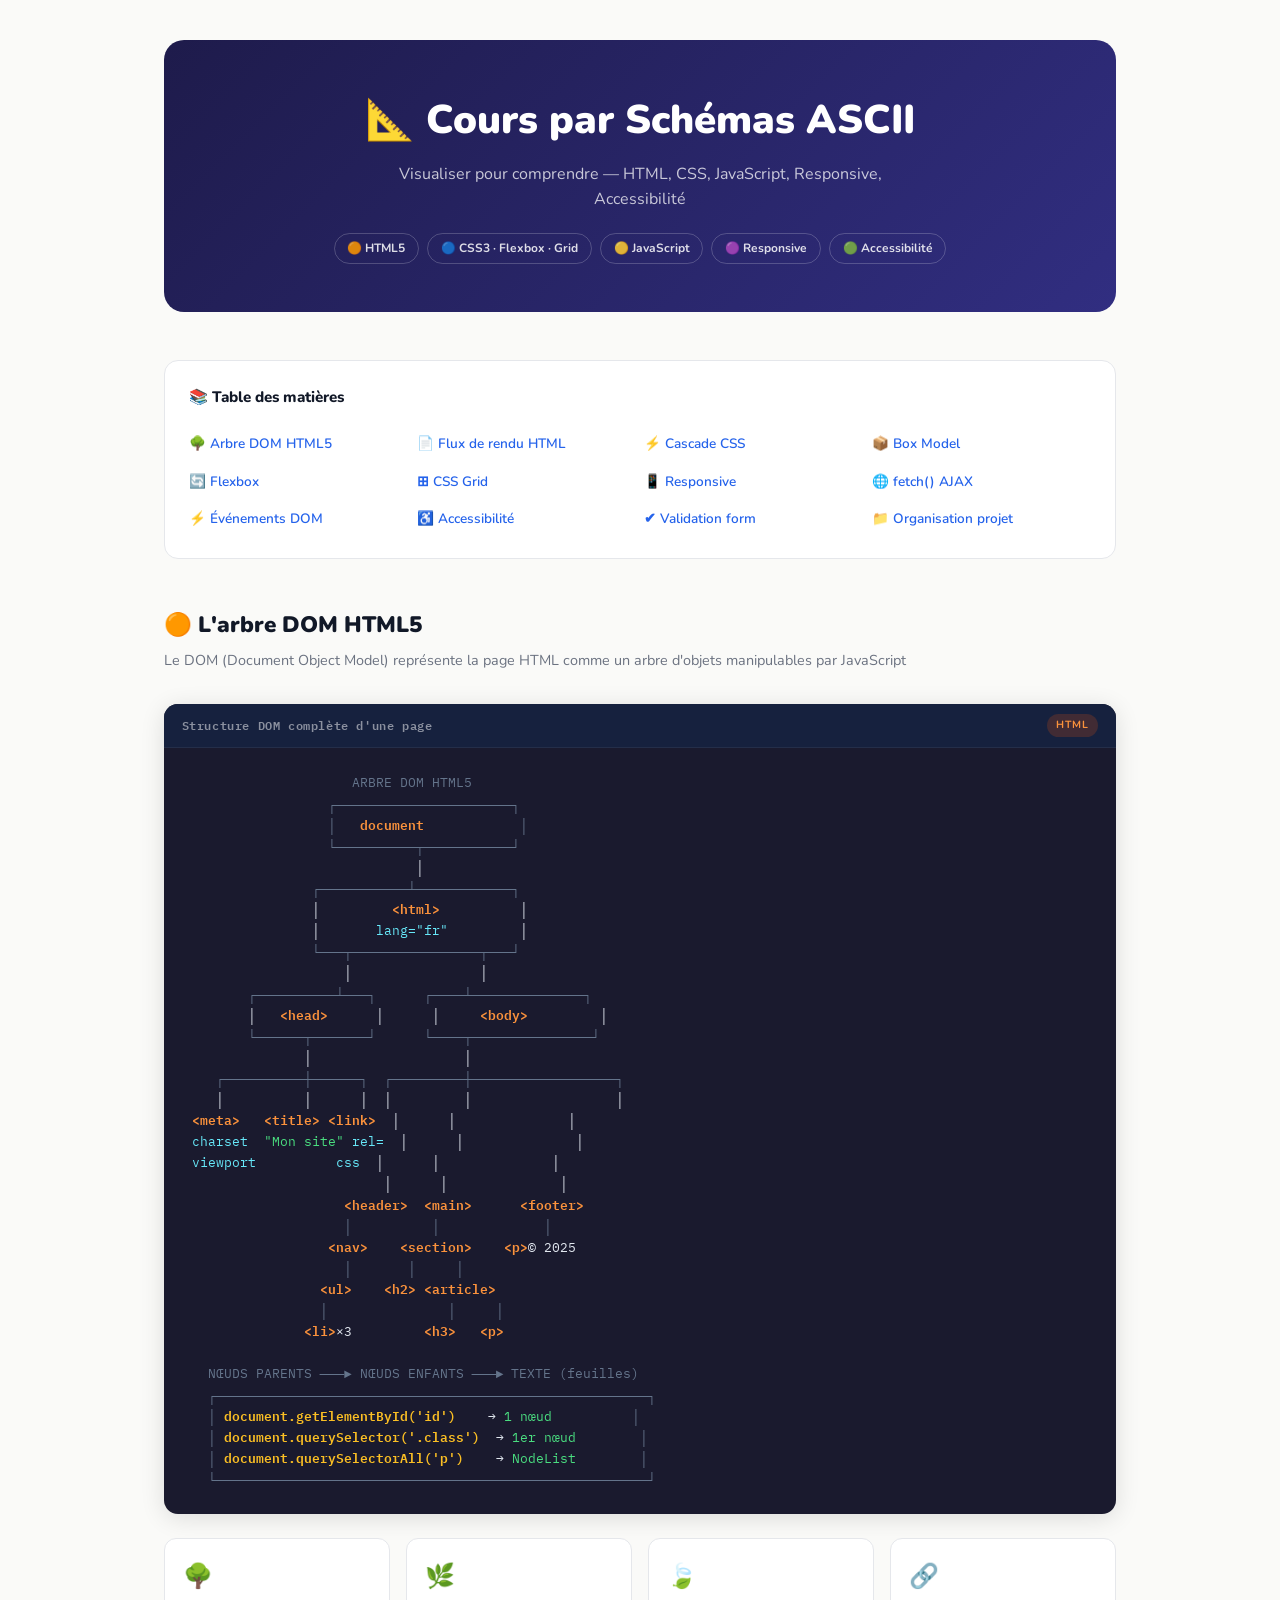
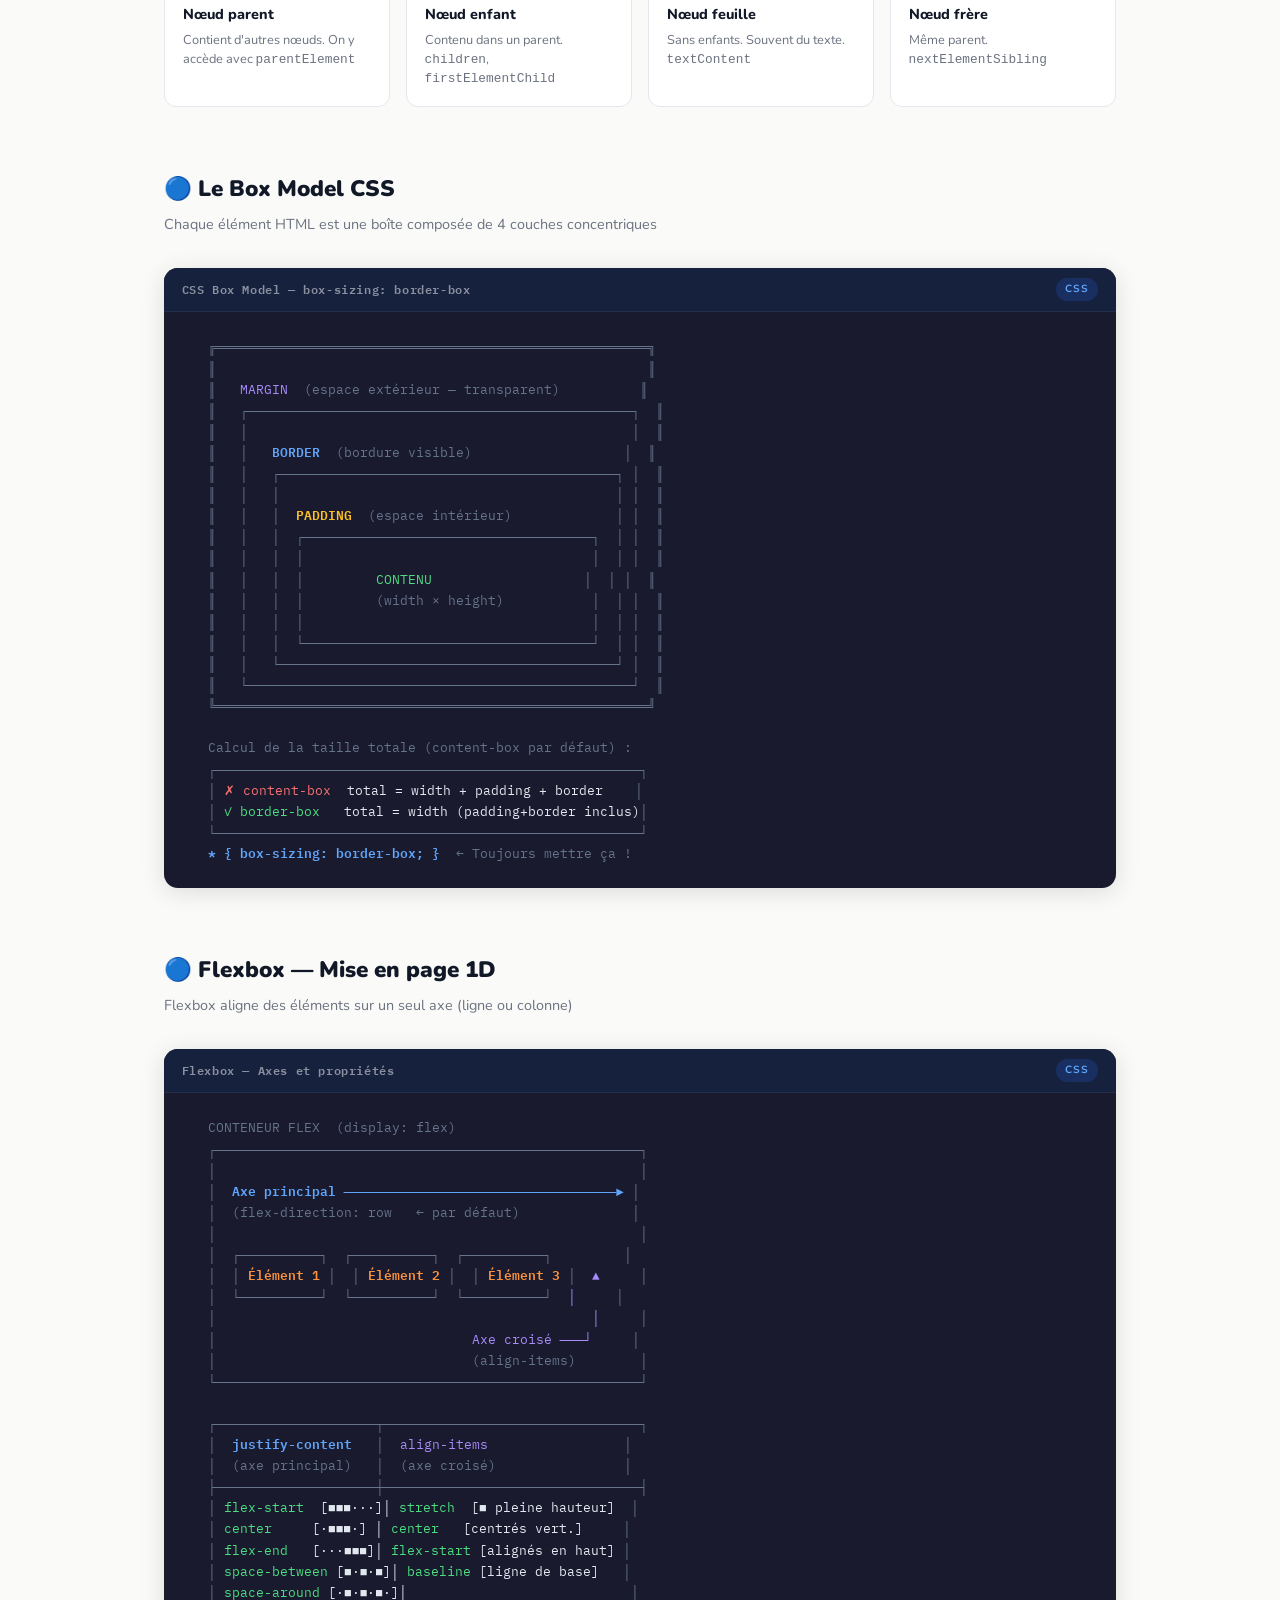
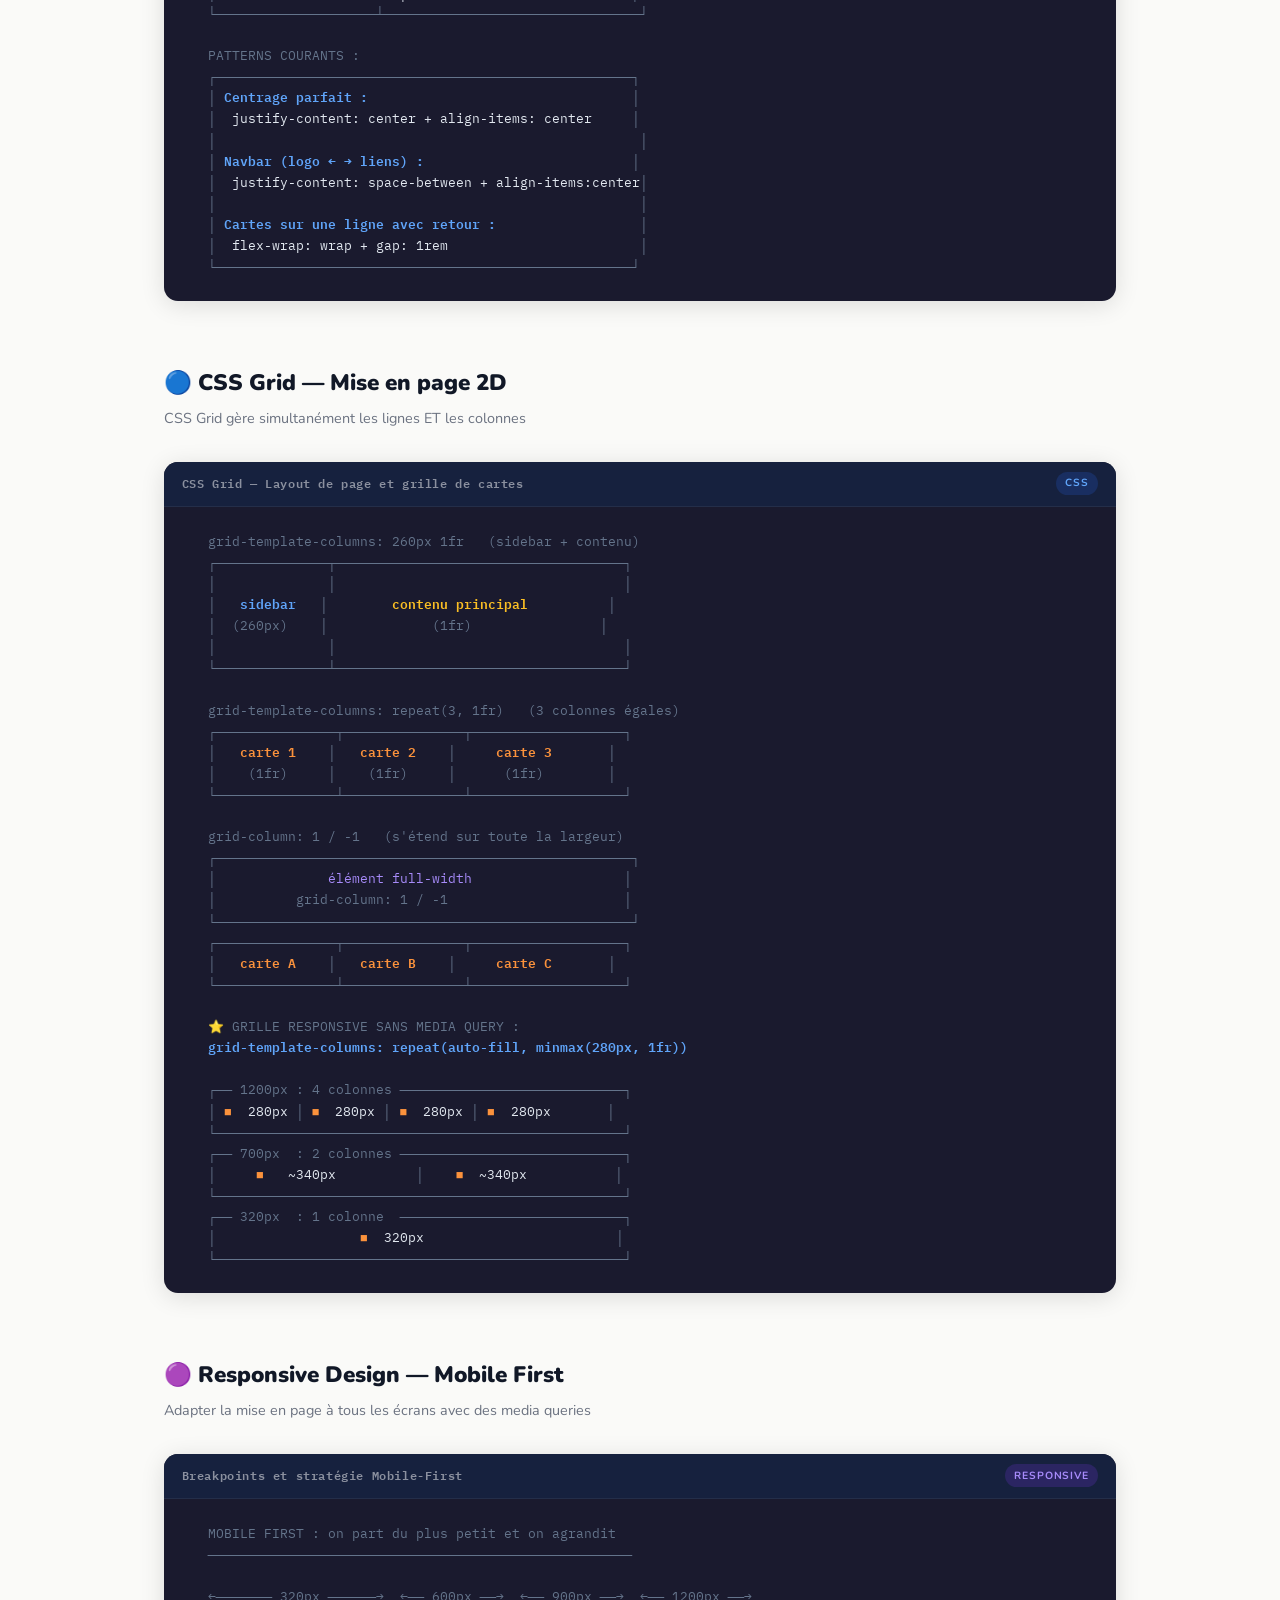
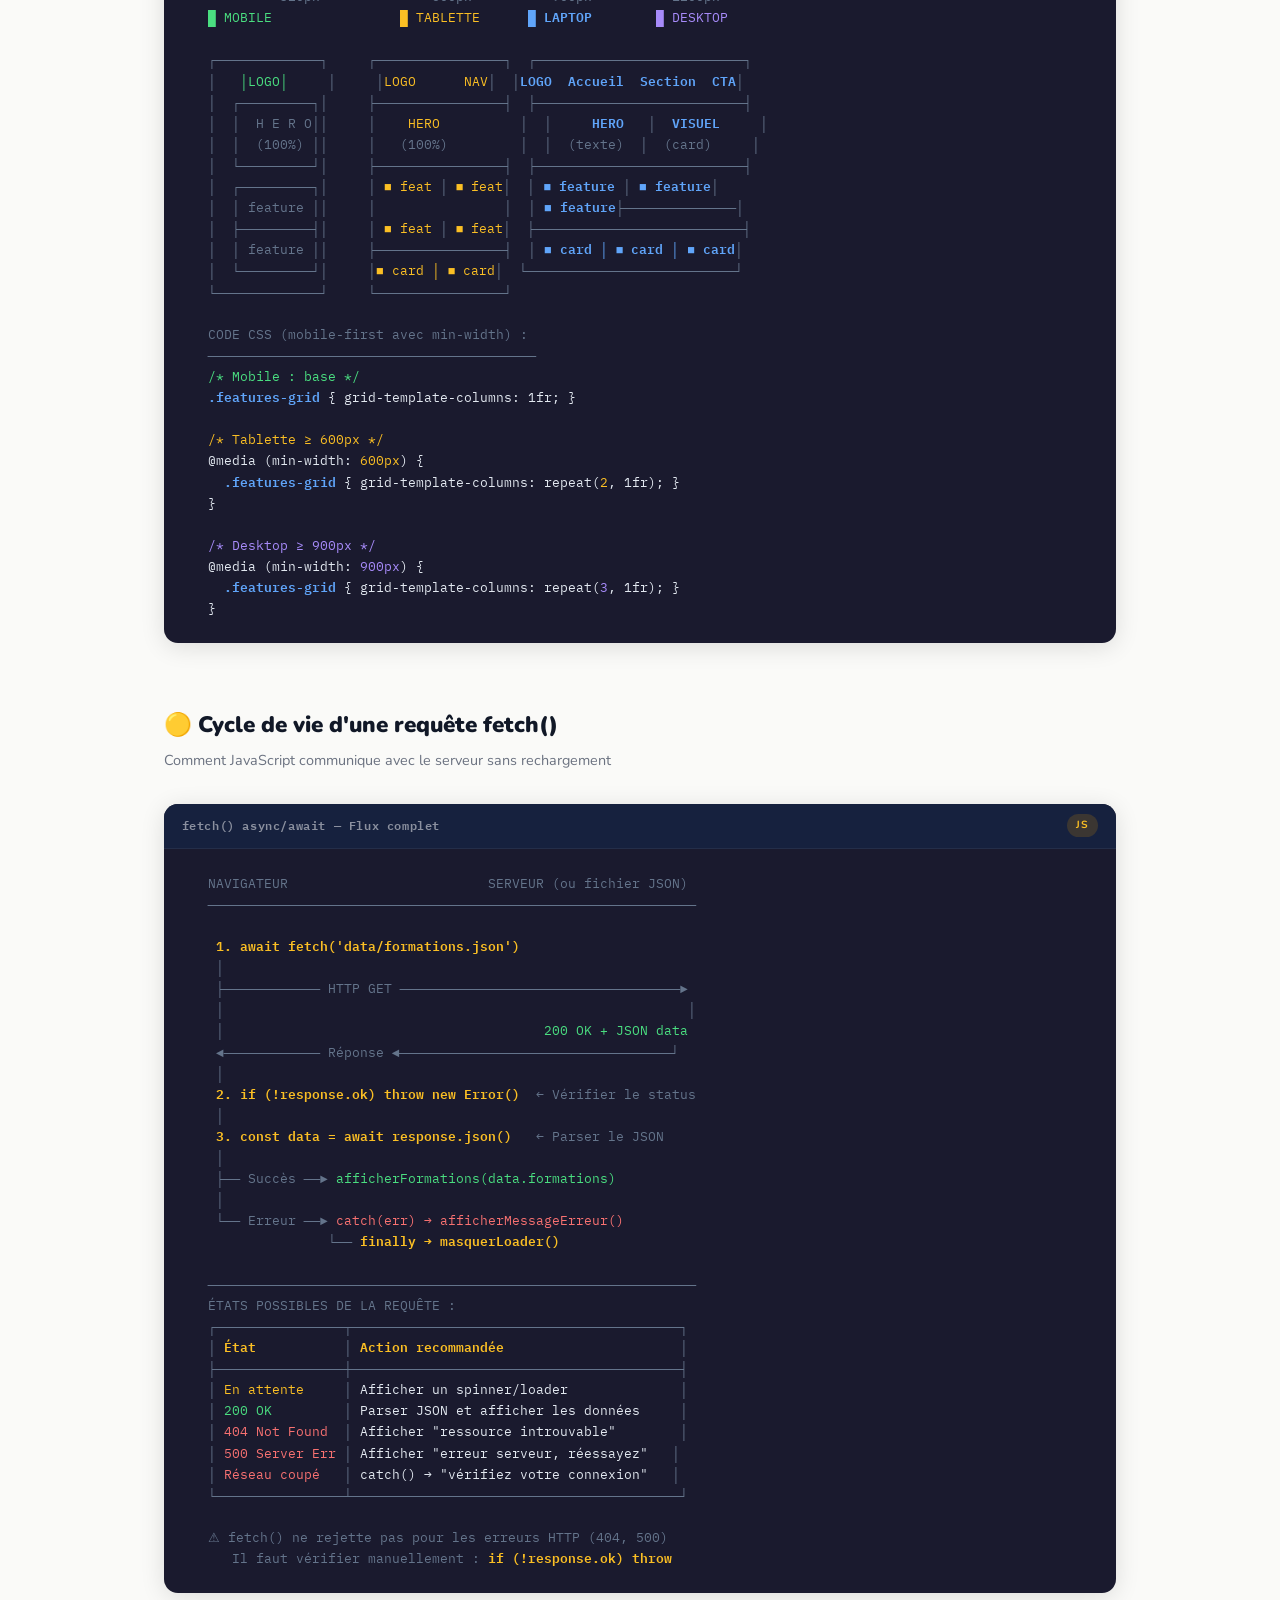
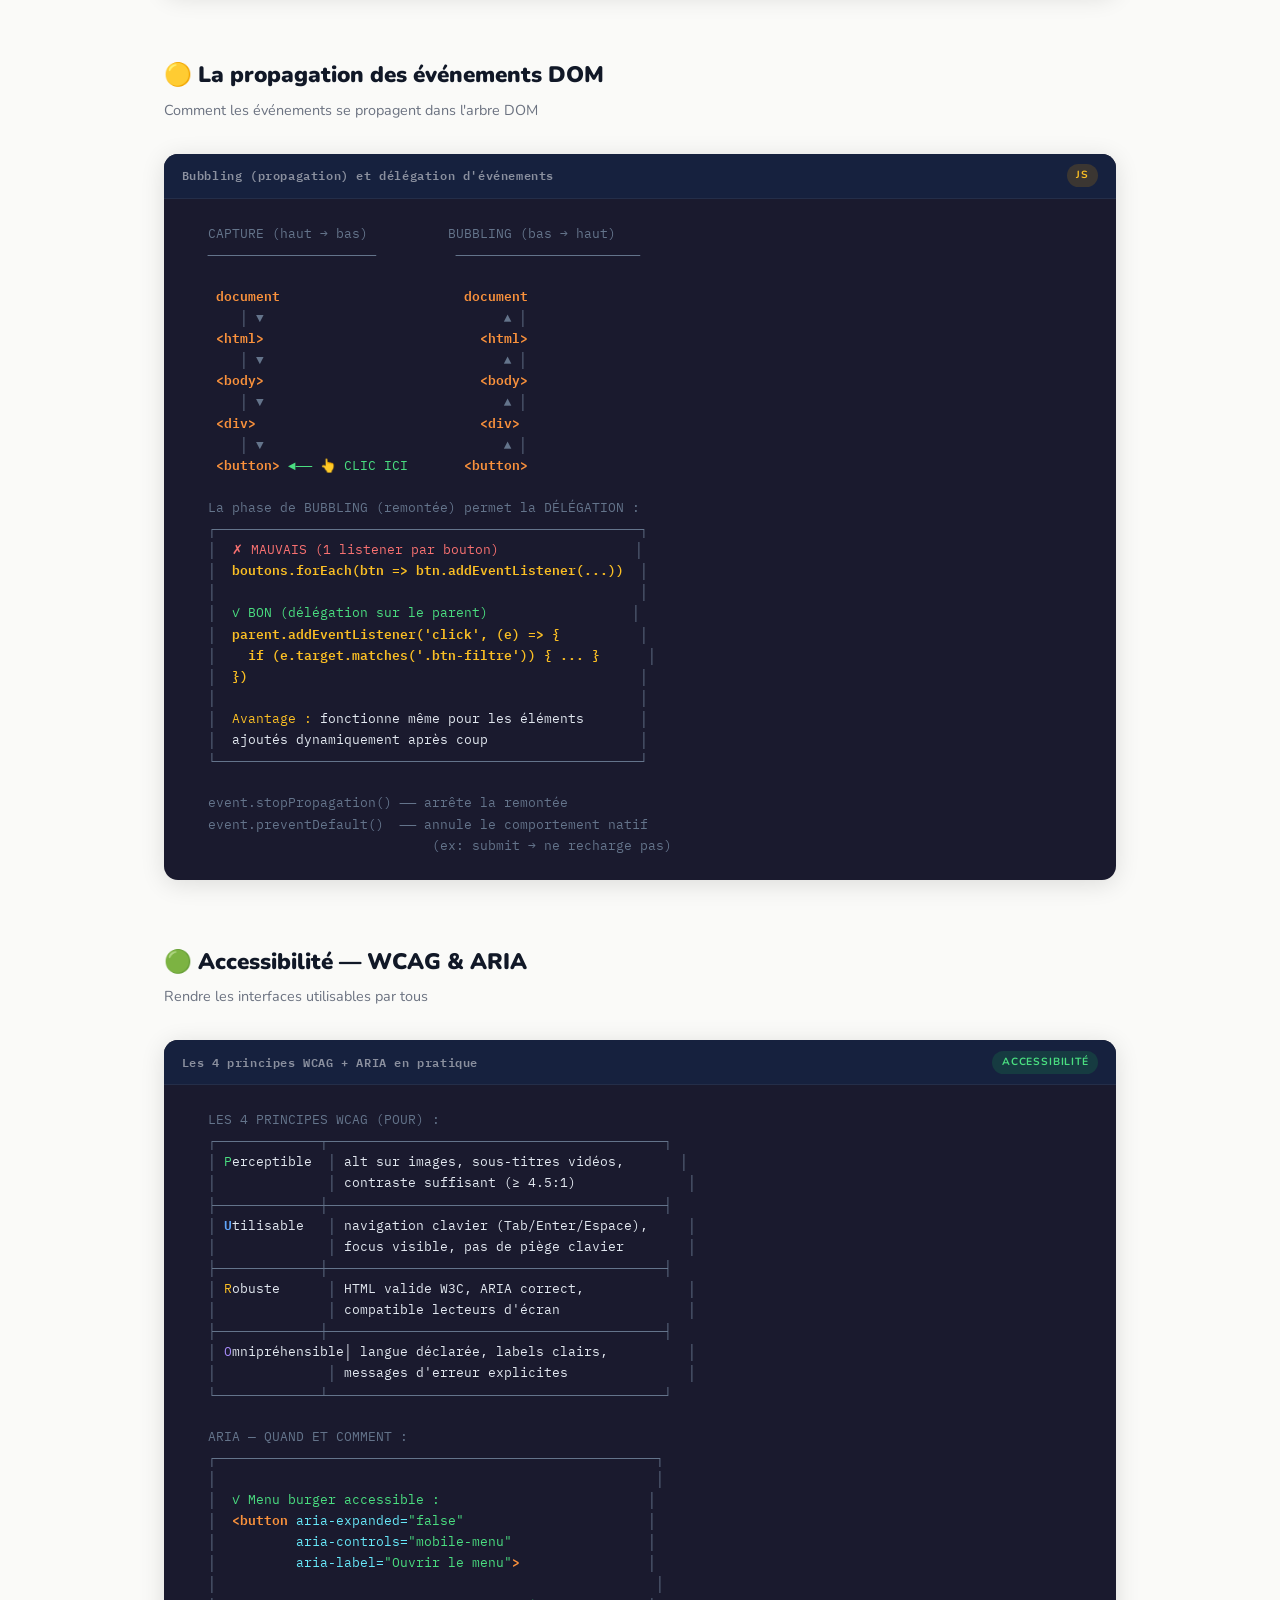
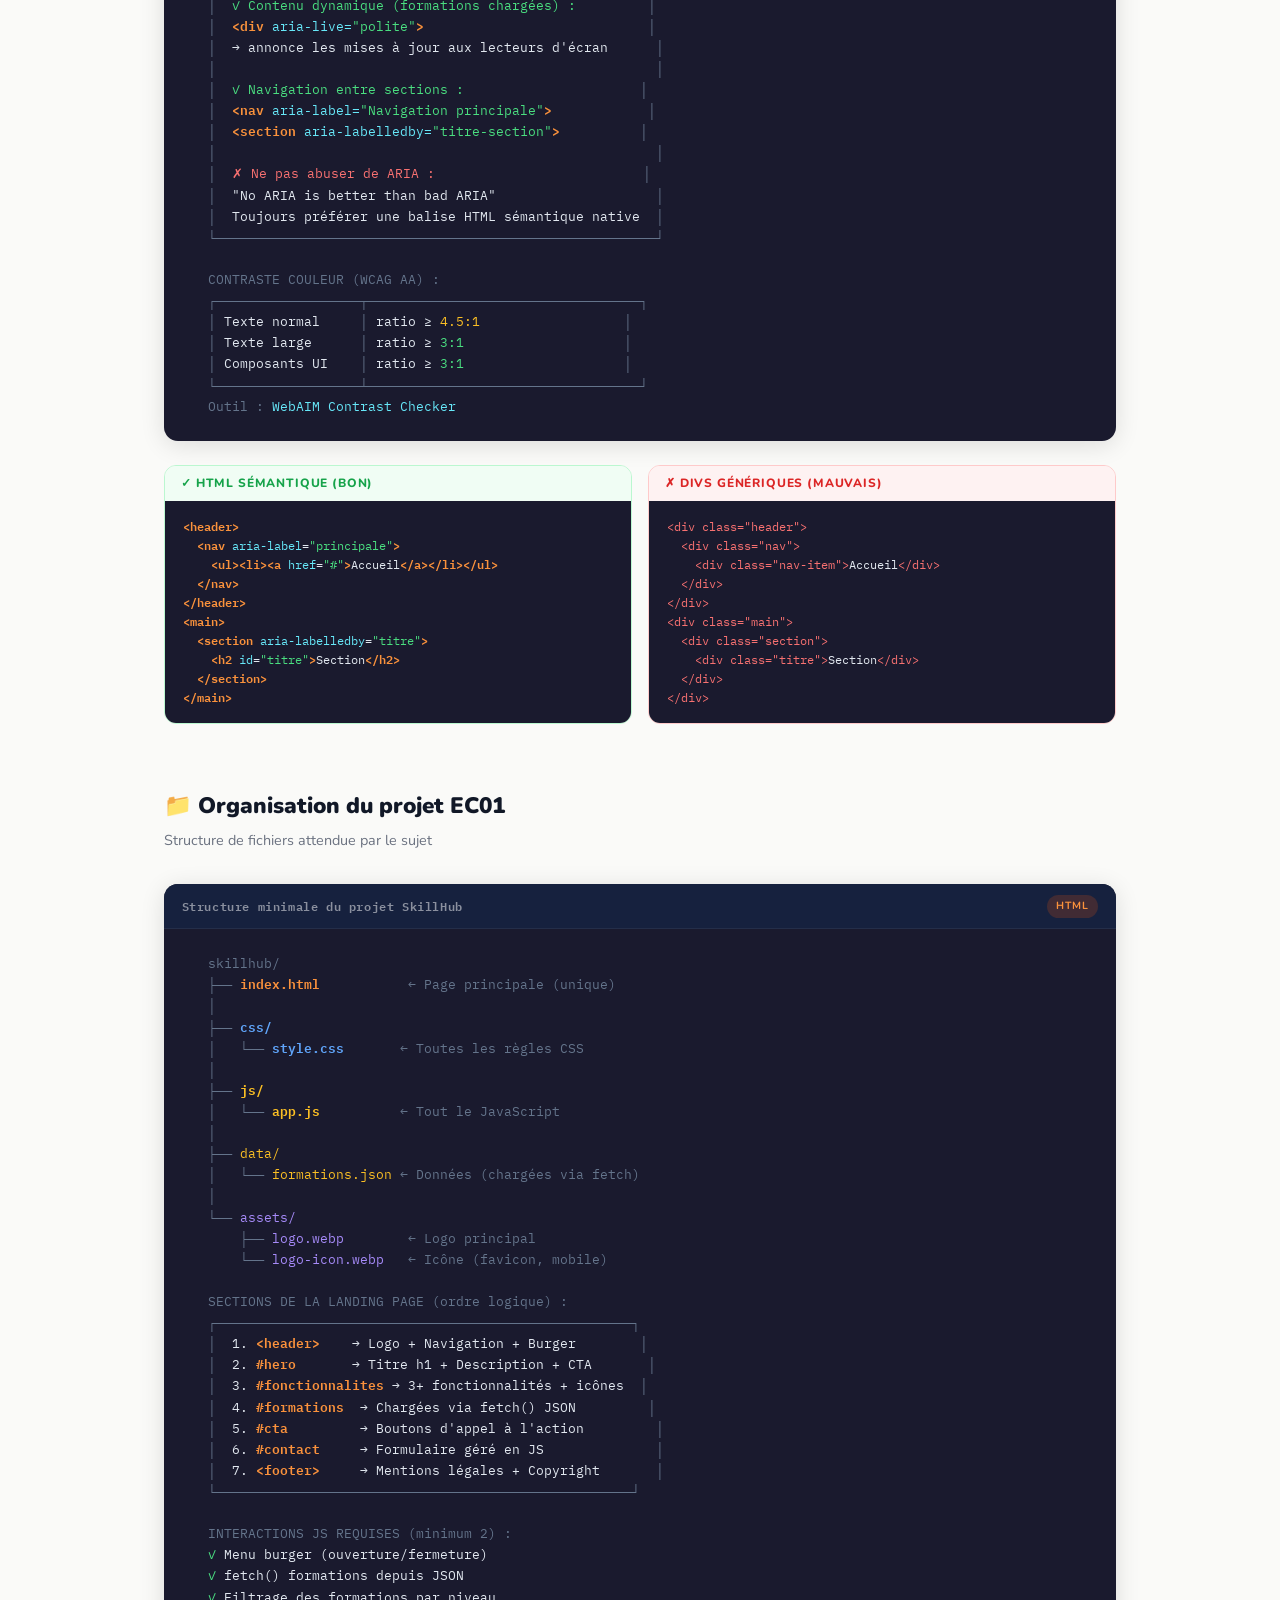
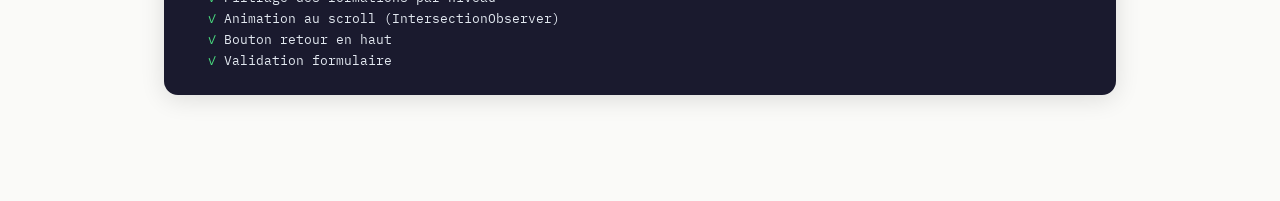
<file: cours-schemas-ascii.html>
<!DOCTYPE html>
<html lang="fr">
<head>
<meta charset="UTF-8"/>
<meta name="viewport" content="width=device-width,initial-scale=1.0"/>
<title>Cours Schémas — HTML · CSS · JS · Responsive</title>
<link rel="preconnect" href="https://fonts.googleapis.com"/>
<link href="https://fonts.googleapis.com/css2?family=IBM+Plex+Mono:wght@400;500;600&family=Nunito:wght@400;600;700;800;900&display=swap" rel="stylesheet"/>
<style>
:root{
  --bg:#fafaf8;--bg2:#ffffff;--bg3:#f3f4f6;
  --border:#e5e7eb;--border2:#d1d5db;
  --text:#111827;--text2:#374151;--text3:#6b7280;
  --blue:#2563eb;--blue-l:#eff6ff;--blue-b:#bfdbfe;
  --green:#16a34a;--green-l:#f0fdf4;--green-b:#bbf7d0;
  --orange:#ea580c;--orange-l:#fff7ed;--orange-b:#fed7aa;
  --purple:#7c3aed;--purple-l:#f5f3ff;--purple-b:#ddd6fe;
  --red:#dc2626;--red-l:#fef2f2;--red-b:#fecaca;
  --yellow:#ca8a04;--yellow-l:#fefce8;--yellow-b:#fef08a;
  --mono:'IBM Plex Mono',monospace;--font:'Nunito',sans-serif;
}
*,*::before,*::after{box-sizing:border-box;margin:0;padding:0}
html{scroll-behavior:smooth;font-size:16px}
body{font-family:var(--font);background:var(--bg);color:var(--text);line-height:1.6}

/* Layout */
.page{max-width:1000px;margin:0 auto;padding:2.5rem 1.5rem}

/* Hero */
.hero{text-align:center;padding:3rem 2rem;background:linear-gradient(135deg,#1e1b4b,#312e81);border-radius:20px;margin-bottom:3rem;color:white}
.hero h1{font-size:clamp(1.6rem,4vw,2.5rem);font-weight:900;margin-bottom:.6rem}
.hero p{color:rgba(255,255,255,.75);font-size:1rem;max-width:500px;margin:0 auto}
.hero-tags{display:flex;flex-wrap:wrap;gap:.5rem;justify-content:center;margin-top:1.25rem}
.htag{font-size:.75rem;font-weight:700;padding:.3rem .8rem;border-radius:50px;border:1px solid rgba(255,255,255,.2);color:rgba(255,255,255,.85)}

/* Sections */
.chapter{margin-bottom:4rem}
.chapter-head{margin-bottom:2rem}
.chapter-head h2{font-size:1.4rem;font-weight:900;display:flex;align-items:center;gap:.6rem;margin-bottom:.35rem}
.chapter-head p{color:var(--text3);font-size:.9rem}

/* Schema container */
.schema{background:#1a1a2e;border-radius:14px;overflow:hidden;margin:1.5rem 0;box-shadow:0 4px 24px rgba(0,0,0,.12)}
.schema-header{background:#16213e;padding:.65rem 1.1rem;display:flex;align-items:center;justify-content:space-between;border-bottom:1px solid rgba(255,255,255,.06)}
.schema-title{font-family:var(--mono);font-size:.75rem;font-weight:600;color:rgba(255,255,255,.5);letter-spacing:.05em}
.schema-tag{font-size:.65rem;font-weight:700;text-transform:uppercase;padding:.2rem .6rem;border-radius:50px;letter-spacing:.08em}
.tag-html{background:rgba(234,88,12,.2);color:#fb923c}
.tag-css{background:rgba(37,99,235,.2);color:#60a5fa}
.tag-js{background:rgba(202,138,4,.2);color:#fbbf24}
.tag-resp{background:rgba(124,58,237,.2);color:#a78bfa}
.tag-access{background:rgba(22,163,74,.2);color:#4ade80}
pre.ascii{
  font-family:var(--mono);
  font-size:.8rem;
  line-height:1.65;
  padding:1.5rem 1.75rem;
  color:#e2e8f0;
  overflow-x:auto;
  white-space:pre;
  background:transparent;
}
/* Coloration ASCII */
pre.ascii .h{color:#fb923c;font-weight:600}    /* html */
pre.ascii .c{color:#60a5fa;font-weight:600}    /* css */
pre.ascii .j{color:#fbbf24;font-weight:600}    /* js */
pre.ascii .g{color:#4ade80}                    /* green / ok */
pre.ascii .r{color:#f87171}                    /* red / bad */
pre.ascii .p{color:#a78bfa}                    /* purple */
pre.ascii .y{color:#fbbf24}                    /* yellow */
pre.ascii .w{color:#f1f5f9}                    /* white */
pre.ascii .d{color:#64748b}                    /* dim */
pre.ascii .a{color:#67e8f9}                    /* accent / cyan */

/* Légende */
.legend{display:flex;flex-wrap:wrap;gap:.5rem;padding:.9rem 1.1rem;border-top:1px solid rgba(255,255,255,.06);background:#16213e}
.leg-item{display:flex;align-items:center;gap:.35rem;font-family:var(--mono);font-size:.7rem;color:rgba(255,255,255,.5)}
.leg-dot{width:8px;height:8px;border-radius:50%}

/* Cards explicatives */
.expl-grid{display:grid;grid-template-columns:repeat(auto-fill,minmax(220px,1fr));gap:1rem;margin:1.25rem 0}
.expl-card{background:var(--bg2);border:1.5px solid var(--border);border-radius:12px;padding:1.1rem;transition:.2s}
.expl-card:hover{transform:translateY(-3px);box-shadow:0 6px 20px rgba(0,0,0,.06)}
.expl-icon{font-size:1.5rem;margin-bottom:.5rem}
.expl-title{font-weight:800;font-size:.9rem;color:var(--text);margin-bottom:.3rem}
.expl-desc{font-size:.8rem;color:var(--text3);line-height:1.5}
.expl-code{font-family:var(--mono);font-size:.72rem;background:var(--bg3);padding:.2rem .5rem;border-radius:4px;color:var(--orange);margin-top:.4rem;display:inline-block}

/* Comparaison Bon/Mauvais */
.good-bad{display:grid;grid-template-columns:1fr 1fr;gap:1rem;margin:1.5rem 0}
.gb-card{border-radius:12px;overflow:hidden;border:1.5px solid}
.gb-good{border-color:var(--green-b)}
.gb-bad{border-color:var(--red-b)}
.gb-head{padding:.5rem 1rem;font-size:.75rem;font-weight:800;text-transform:uppercase;letter-spacing:.07em}
.gb-good .gb-head{background:var(--green-l);color:var(--green)}
.gb-bad  .gb-head{background:var(--red-l);color:var(--red)}
.gb-card pre.ascii{padding:1rem 1.1rem;font-size:.72rem;background:#1a1a2e;color:#e2e8f0}

/* Règle d'or */
.rule-box{background:linear-gradient(135deg,var(--purple-l),var(--blue-l));border:2px solid var(--purple-b);border-radius:14px;padding:1.25rem 1.5rem;margin:1.25rem 0}
.rule-box h4{font-size:.85rem;font-weight:800;color:var(--purple);margin-bottom:.4rem;text-transform:uppercase;letter-spacing:.06em}
.rule-box p{font-size:.88rem;color:var(--text2)}
.rule-box code{font-family:var(--mono);background:rgba(124,58,237,.1);color:var(--purple);padding:.1em .35em;border-radius:3px;font-size:.85em}

/* Sommaire */
.toc{background:var(--bg2);border:1.5px solid var(--border);border-radius:14px;padding:1.5rem;margin-bottom:3rem;display:grid;grid-template-columns:repeat(auto-fill,minmax(200px,1fr));gap:.5rem}
.toc-title{font-weight:800;font-size:.95rem;margin-bottom:.75rem;grid-column:1/-1;color:var(--text)}
.toc a{font-size:.85rem;color:var(--blue);text-decoration:none;padding:.25rem 0;display:flex;align-items:center;gap:.4rem;font-weight:600}
.toc a:hover{text-decoration:underline}

@media(max-width:640px){
  .good-bad{grid-template-columns:1fr}
  pre.ascii{font-size:.68rem;padding:1rem}
}
</style>
</head>
<body>
<div class="page">

<div class="hero">
  <h1>📐 Cours par Schémas ASCII</h1>
  <p>Visualiser pour comprendre — HTML, CSS, JavaScript, Responsive, Accessibilité</p>
  <div class="hero-tags">
    <span class="htag">🟠 HTML5</span>
    <span class="htag">🔵 CSS3 · Flexbox · Grid</span>
    <span class="htag">🟡 JavaScript</span>
    <span class="htag">🟣 Responsive</span>
    <span class="htag">🟢 Accessibilité</span>
  </div>
</div>

<!-- SOMMAIRE -->
<div class="toc">
  <div class="toc-title">📚 Table des matières</div>
  <a href="#dom">🌳 Arbre DOM HTML5</a>
  <a href="#flux-html">📄 Flux de rendu HTML</a>
  <a href="#cascade-css">⚡ Cascade CSS</a>
  <a href="#box-model">📦 Box Model</a>
  <a href="#flexbox">🔄 Flexbox</a>
  <a href="#grid">⊞ CSS Grid</a>
  <a href="#responsive">📱 Responsive</a>
  <a href="#fetch">🌐 fetch() AJAX</a>
  <a href="#dom-events">⚡ Événements DOM</a>
  <a href="#accessibilite">♿ Accessibilité</a>
  <a href="#form-valid">✔ Validation form</a>
  <a href="#organisation">📁 Organisation projet</a>
</div>

<!-- ════════════════════════════════
     1. ARBRE DOM
════════════════════════════════ -->
<div class="chapter" id="dom">
  <div class="chapter-head">
    <h2>🟠 L'arbre DOM HTML5</h2>
    <p>Le DOM (Document Object Model) représente la page HTML comme un arbre d'objets manipulables par JavaScript</p>
  </div>

  <div class="schema">
    <div class="schema-header"><span class="schema-title">Structure DOM complète d'une page</span><span class="schema-tag tag-html">HTML</span></div>
    <pre class="ascii"><span class="d">                    ARBRE DOM HTML5</span>
<span class="d">                 ┌──────────────────────┐</span>
<span class="d">                 │</span>   <span class="h">document</span>            <span class="d">│</span>
<span class="d">                 └──────────┬───────────┘</span>
                            │
               <span class="d">┌───────────┴────────────┐</span>
               │         <span class="h">&lt;html&gt;</span>          │
               │       <span class="a">lang="fr"</span>         │
               <span class="d">└───┬────────────────┬───┘</span>
                   │                │
       <span class="d">┌──────────┴───┐      ┌────┴──────────────┐</span>
       │   <span class="h">&lt;head&gt;</span>      │      │     <span class="h">&lt;body&gt;</span>         │
       <span class="d">└──────┬───────┘</span>      <span class="d">└────┬───────────────┘</span>
              │                   │
   <span class="d">┌──────────┼──────┐  ┌─────────┼──────────────────┐</span>
   │          │      │  │         │                  │
<span class="h">&lt;meta&gt;</span>   <span class="h">&lt;title&gt;</span> <span class="h">&lt;link&gt;</span>  │      │              │
<span class="a">charset</span>  <span class="g">"Mon site"</span> <span class="a">rel=</span>  │      │              │
<span class="a">viewport</span>          <span class="a">css</span>  │      │              │
                        │      │              │
                   <span class="h">&lt;header&gt;</span>  <span class="h">&lt;main&gt;</span>      <span class="h">&lt;footer&gt;</span>
                   <span class="d">│</span>          <span class="d">│</span>             <span class="d">│</span>
                 <span class="h">&lt;nav&gt;</span>    <span class="h">&lt;section&gt;</span>    <span class="h">&lt;p&gt;</span>© 2025
                   <span class="d">│</span>       <span class="d">│</span>     <span class="d">│</span>
                <span class="h">&lt;ul&gt;</span>    <span class="h">&lt;h2&gt;</span> <span class="h">&lt;article&gt;</span>
                <span class="d">│</span>               <span class="d">│</span>     <span class="d">│</span>
              <span class="h">&lt;li&gt;</span>×3         <span class="h">&lt;h3&gt;</span>   <span class="h">&lt;p&gt;</span>

<span class="d">  NŒUDS PARENTS ───► NŒUDS ENFANTS ───► TEXTE (feuilles)</span>
<span class="d">  ┌──────────────────────────────────────────────────────┐</span>
<span class="d">  │</span> <span class="j">document.getElementById('id')</span>    → <span class="g">1 nœud</span>          <span class="d">│</span>
<span class="d">  │</span> <span class="j">document.querySelector('.class')</span>  → <span class="g">1er nœud</span>        <span class="d">│</span>
<span class="d">  │</span> <span class="j">document.querySelectorAll('p')</span>    → <span class="g">NodeList</span>        <span class="d">│</span>
<span class="d">  └──────────────────────────────────────────────────────┘</span></pre>
  </div>

  <div class="expl-grid">
    <div class="expl-card"><div class="expl-icon">🌳</div><div class="expl-title">Nœud parent</div><div class="expl-desc">Contient d'autres nœuds. On y accède avec <code>parentElement</code></div></div>
    <div class="expl-card"><div class="expl-icon">🌿</div><div class="expl-title">Nœud enfant</div><div class="expl-desc">Contenu dans un parent. <code>children</code>, <code>firstElementChild</code></div></div>
    <div class="expl-card"><div class="expl-icon">🍃</div><div class="expl-title">Nœud feuille</div><div class="expl-desc">Sans enfants. Souvent du texte. <code>textContent</code></div></div>
    <div class="expl-card"><div class="expl-icon">🔗</div><div class="expl-title">Nœud frère</div><div class="expl-desc">Même parent. <code>nextElementSibling</code></div></div>
  </div>
</div>

<!-- ════════════════════════════════
     2. BOX MODEL
════════════════════════════════ -->
<div class="chapter" id="box-model">
  <div class="chapter-head">
    <h2>🔵 Le Box Model CSS</h2>
    <p>Chaque élément HTML est une boîte composée de 4 couches concentriques</p>
  </div>

  <div class="schema">
    <div class="schema-header"><span class="schema-title">CSS Box Model — box-sizing: border-box</span><span class="schema-tag tag-css">CSS</span></div>
    <pre class="ascii"><span class="d">  ╔══════════════════════════════════════════════════════╗</span>
  <span class="d">║</span>                                                      <span class="d">║</span>
  <span class="d">║</span>   <span class="p">MARGIN</span>  <span class="d">(espace extérieur — transparent)</span>          <span class="d">║</span>
  <span class="d">║</span>   <span class="d">┌────────────────────────────────────────────────┐</span>  <span class="d">║</span>
  <span class="d">║</span>   <span class="d">│</span>                                                <span class="d">│</span>  <span class="d">║</span>
  <span class="d">║</span>   <span class="d">│</span>   <span class="c">BORDER</span>  <span class="d">(bordure visible)</span>                   <span class="d">│</span>  <span class="d">║</span>
  <span class="d">║</span>   <span class="d">│</span>   <span class="d">┌──────────────────────────────────────────┐</span> <span class="d">│</span>  <span class="d">║</span>
  <span class="d">║</span>   <span class="d">│</span>   <span class="d">│</span>                                          <span class="d">│</span> <span class="d">│</span>  <span class="d">║</span>
  <span class="d">║</span>   <span class="d">│</span>   <span class="d">│</span>  <span class="j">PADDING</span>  <span class="d">(espace intérieur)</span>             <span class="d">│</span> <span class="d">│</span>  <span class="d">║</span>
  <span class="d">║</span>   <span class="d">│</span>   <span class="d">│</span>  <span class="d">┌────────────────────────────────────┐</span>  <span class="d">│</span> <span class="d">│</span>  <span class="d">║</span>
  <span class="d">║</span>   <span class="d">│</span>   <span class="d">│</span>  <span class="d">│</span>                                    <span class="d">│</span>  <span class="d">│</span> <span class="d">│</span>  <span class="d">║</span>
  <span class="d">║</span>   <span class="d">│</span>   <span class="d">│</span>  <span class="d">│</span>         <span class="g">CONTENU</span>                   <span class="d">│</span>  <span class="d">│</span> <span class="d">│</span>  <span class="d">║</span>
  <span class="d">║</span>   <span class="d">│</span>   <span class="d">│</span>  <span class="d">│</span>         <span class="d">(width × height)</span>           <span class="d">│</span>  <span class="d">│</span> <span class="d">│</span>  <span class="d">║</span>
  <span class="d">║</span>   <span class="d">│</span>   <span class="d">│</span>  <span class="d">│</span>                                    <span class="d">│</span>  <span class="d">│</span> <span class="d">│</span>  <span class="d">║</span>
  <span class="d">║</span>   <span class="d">│</span>   <span class="d">│</span>  <span class="d">└────────────────────────────────────┘</span>  <span class="d">│</span> <span class="d">│</span>  <span class="d">║</span>
  <span class="d">║</span>   <span class="d">│</span>   <span class="d">└──────────────────────────────────────────┘</span> <span class="d">│</span>  <span class="d">║</span>
  <span class="d">║</span>   <span class="d">└────────────────────────────────────────────────┘</span>  <span class="d">║</span>
  <span class="d">╚══════════════════════════════════════════════════════╝</span>

<span class="d">  Calcul de la taille totale (content-box par défaut) :</span>
<span class="d">  ┌─────────────────────────────────────────────────────┐</span>
<span class="d">  │</span> <span class="r">✗ content-box</span>  total = width + padding + border    <span class="d">│</span>
<span class="d">  │</span> <span class="g">✓ border-box</span>   total = width (padding+border inclus)<span class="d">│</span>
<span class="d">  └─────────────────────────────────────────────────────┘</span>
  <span class="c">* { box-sizing: border-box; }</span>  <span class="d">← Toujours mettre ça !</span></pre>
  </div>
</div>

<!-- ════════════════════════════════
     3. FLEXBOX
════════════════════════════════ -->
<div class="chapter" id="flexbox">
  <div class="chapter-head">
    <h2>🔵 Flexbox — Mise en page 1D</h2>
    <p>Flexbox aligne des éléments sur un seul axe (ligne ou colonne)</p>
  </div>

  <div class="schema">
    <div class="schema-header"><span class="schema-title">Flexbox — Axes et propriétés</span><span class="schema-tag tag-css">CSS</span></div>
    <pre class="ascii"><span class="d">  CONTENEUR FLEX  (display: flex)</span>
<span class="d">  ┌─────────────────────────────────────────────────────┐</span>
<span class="d">  │</span>                                                     <span class="d">│</span>
<span class="d">  │</span>  <span class="c">Axe principal ──────────────────────────────────►</span> <span class="d">│</span>
<span class="d">  │</span>  <span class="d">(flex-direction: row   ← par défaut)</span>              <span class="d">│</span>
<span class="d">  │</span>                                                     <span class="d">│</span>
<span class="d">  │</span>  <span class="d">┌──────────┐  ┌──────────┐  ┌──────────┐</span>         <span class="d">│</span>
<span class="d">  │</span>  <span class="d">│</span> <span class="h">Élément 1</span> <span class="d">│  │</span> <span class="h">Élément 2</span> <span class="d">│  │</span> <span class="h">Élément 3</span> <span class="d">│</span>  <span class="p">▲</span>     <span class="d">│</span>
<span class="d">  │</span>  <span class="d">└──────────┘  └──────────┘  └──────────┘</span>  <span class="p">│</span>     <span class="d">│</span>
<span class="d">  │</span>                                               <span class="p">│</span>     <span class="d">│</span>
<span class="d">  │</span>                                <span class="p">Axe croisé ───┘</span>     <span class="d">│</span>
<span class="d">  │</span>                                <span class="d">(align-items)</span>        <span class="d">│</span>
<span class="d">  └─────────────────────────────────────────────────────┘</span>

<span class="d">  ┌────────────────────┬────────────────────────────────┐</span>
<span class="d">  │</span>  <span class="c">justify-content</span>   <span class="d">│</span>  <span class="p">align-items</span>                 <span class="d">│</span>
<span class="d">  │</span>  <span class="d">(axe principal)</span>   <span class="d">│</span>  <span class="d">(axe croisé)</span>                <span class="d">│</span>
<span class="d">  ├────────────────────┼────────────────────────────────┤</span>
<span class="d">  │</span> <span class="g">flex-start</span>  [■■■···]│ <span class="g">stretch</span>  [■ pleine hauteur]  <span class="d">│</span>
<span class="d">  │</span> <span class="g">center</span>     [·■■■·] │ <span class="g">center</span>   [centrés vert.]     <span class="d">│</span>
<span class="d">  │</span> <span class="g">flex-end</span>   [···■■■]│ <span class="g">flex-start</span> [alignés en haut] <span class="d">│</span>
<span class="d">  │</span> <span class="g">space-between</span> [■·■·■]│ <span class="g">baseline</span> [ligne de base]   <span class="d">│</span>
<span class="d">  │</span> <span class="g">space-around</span> [·■·■·■·]│                            <span class="d">│</span>
<span class="d">  └────────────────────┴────────────────────────────────┘</span>

<span class="d">  PATTERNS COURANTS :</span>
<span class="d">  ┌────────────────────────────────────────────────────┐</span>
  <span class="d">│</span> <span class="c">Centrage parfait :</span>                                 <span class="d">│</span>
  <span class="d">│</span>  justify-content: center + align-items: center     <span class="d">│</span>
  <span class="d">│</span>                                                     <span class="d">│</span>
  <span class="d">│</span> <span class="c">Navbar (logo ← → liens) :</span>                          <span class="d">│</span>
  <span class="d">│</span>  justify-content: space-between + align-items:center<span class="d">│</span>
  <span class="d">│</span>                                                     <span class="d">│</span>
  <span class="d">│</span> <span class="c">Cartes sur une ligne avec retour :</span>                  <span class="d">│</span>
  <span class="d">│</span>  flex-wrap: wrap + gap: 1rem                        <span class="d">│</span>
<span class="d">  └────────────────────────────────────────────────────┘</span></pre>
  </div>
</div>

<!-- ════════════════════════════════
     4. CSS GRID
════════════════════════════════ -->
<div class="chapter" id="grid">
  <div class="chapter-head">
    <h2>🔵 CSS Grid — Mise en page 2D</h2>
    <p>CSS Grid gère simultanément les lignes ET les colonnes</p>
  </div>

  <div class="schema">
    <div class="schema-header"><span class="schema-title">CSS Grid — Layout de page et grille de cartes</span><span class="schema-tag tag-css">CSS</span></div>
    <pre class="ascii"><span class="d">  grid-template-columns: 260px 1fr   (sidebar + contenu)</span>
<span class="d">  ┌──────────────┬────────────────────────────────────┐</span>
<span class="d">  │</span>              <span class="d">│</span>                                    <span class="d">│</span>
<span class="d">  │</span>   <span class="c">sidebar</span>   <span class="d">│</span>        <span class="j">contenu principal</span>          <span class="d">│</span>
<span class="d">  │</span>  <span class="d">(260px)</span>    <span class="d">│</span>             <span class="d">(1fr)</span>                <span class="d">│</span>
<span class="d">  │</span>              <span class="d">│</span>                                    <span class="d">│</span>
<span class="d">  └──────────────┴────────────────────────────────────┘</span>

<span class="d">  grid-template-columns: repeat(3, 1fr)   (3 colonnes égales)</span>
<span class="d">  ┌───────────────┬───────────────┬───────────────────┐</span>
<span class="d">  │</span>   <span class="h">carte 1</span>    <span class="d">│</span>   <span class="h">carte 2</span>    <span class="d">│</span>     <span class="h">carte 3</span>       <span class="d">│</span>
<span class="d">  │</span>    <span class="d">(1fr)</span>     <span class="d">│</span>    <span class="d">(1fr)</span>     <span class="d">│</span>      <span class="d">(1fr)</span>        <span class="d">│</span>
<span class="d">  └───────────────┴───────────────┴───────────────────┘</span>

<span class="d">  grid-column: 1 / -1   (s'étend sur toute la largeur)</span>
<span class="d">  ┌────────────────────────────────────────────────────┐</span>
<span class="d">  │</span>              <span class="p">élément full-width</span>                   <span class="d">│</span>
<span class="d">  │</span>          <span class="d">grid-column: 1 / -1</span>                      <span class="d">│</span>
<span class="d">  └────────────────────────────────────────────────────┘</span>
<span class="d">  ┌───────────────┬───────────────┬───────────────────┐</span>
<span class="d">  │</span>   <span class="h">carte A</span>    <span class="d">│</span>   <span class="h">carte B</span>    <span class="d">│</span>     <span class="h">carte C</span>       <span class="d">│</span>
<span class="d">  └───────────────┴───────────────┴───────────────────┘</span>

<span class="d">  ⭐ GRILLE RESPONSIVE SANS MEDIA QUERY :</span>
  <span class="c">grid-template-columns: repeat(auto-fill, minmax(280px, 1fr))</span>

<span class="d">  ┌── 1200px : 4 colonnes ────────────────────────────┐</span>
<span class="d">  │</span> <span class="h">■</span>  280px <span class="d">│</span> <span class="h">■</span>  280px <span class="d">│</span> <span class="h">■</span>  280px <span class="d">│</span> <span class="h">■</span>  280px       <span class="d">│</span>
<span class="d">  └───────────────────────────────────────────────────┘</span>
<span class="d">  ┌── 700px  : 2 colonnes ────────────────────────────┐</span>
<span class="d">  │</span>     <span class="h">■</span>   ~340px          <span class="d">│</span>    <span class="h">■</span>  ~340px           <span class="d">│</span>
<span class="d">  └───────────────────────────────────────────────────┘</span>
<span class="d">  ┌── 320px  : 1 colonne  ────────────────────────────┐</span>
<span class="d">  │</span>                  <span class="h">■</span>  320px                        <span class="d">│</span>
<span class="d">  └───────────────────────────────────────────────────┘</span></pre>
  </div>
</div>

<!-- ════════════════════════════════
     5. RESPONSIVE
════════════════════════════════ -->
<div class="chapter" id="responsive">
  <div class="chapter-head">
    <h2>🟣 Responsive Design — Mobile First</h2>
    <p>Adapter la mise en page à tous les écrans avec des media queries</p>
  </div>

  <div class="schema">
    <div class="schema-header"><span class="schema-title">Breakpoints et stratégie Mobile-First</span><span class="schema-tag tag-resp">Responsive</span></div>
    <pre class="ascii"><span class="d">  MOBILE FIRST : on part du plus petit et on agrandit</span>
<span class="d">  ─────────────────────────────────────────────────────</span>

<span class="d">  ←─────── 320px ──────→  ←── 600px ──→  ←── 900px ──→  ←── 1200px ──→</span>
  <span class="g">█ MOBILE</span>                <span class="y">█ TABLETTE</span>      <span class="c">█ LAPTOP</span>        <span class="p">█ DESKTOP</span>

<span class="d">  ┌─────────────┐     ┌────────────────┐  ┌──────────────────────────┐</span>
<span class="d">  │</span>   <span class="g">│LOGO│    </span> <span class="d">│</span>     <span class="d">│</span><span class="y">LOGO</span>      <span class="y">NAV</span><span class="d">│</span>  <span class="d">│</span><span class="c">LOGO</span>  <span class="c">Accueil  Section  CTA</span><span class="d">│</span>
<span class="d">  │  ┌─────────┐│</span>     <span class="d">├────────────────┤</span>  <span class="d">├──────────────────────────┤</span>
<span class="d">  │  │  H E R O││</span>     <span class="d">│</span>    <span class="y">HERO</span>          <span class="d">│</span>  <span class="d">│</span>     <span class="c">HERO</span>   <span class="d">│</span>  <span class="c">VISUEL</span>     <span class="d">│</span>
<span class="d">  │  │  (100%) ││</span>     <span class="d">│</span>   <span class="d">(100%)</span>         <span class="d">│</span>  <span class="d">│</span>  <span class="d">(texte)</span>  <span class="d">│</span>  <span class="d">(card)</span>     <span class="d">│</span>
<span class="d">  │  └─────────┘│</span>     <span class="d">├────────────────┤</span>  <span class="d">├──────────────────────────┤</span>
<span class="d">  │  ┌─────────┐│</span>     <span class="d">│</span> <span class="y">■ feat</span> <span class="d">│</span> <span class="y">■ feat</span><span class="d">│</span>  <span class="d">│</span> <span class="c">■ feature</span> <span class="d">│</span> <span class="c">■ feature</span><span class="d">│</span>
<span class="d">  │  │ feature ││</span>     <span class="d">│                │</span>  <span class="d">│</span> <span class="c">■ feature</span><span class="d">├──────────────</span><span class="d">│</span>
<span class="d">  │  ├─────────┤│</span>     <span class="d">│</span> <span class="y">■ feat</span> <span class="d">│</span> <span class="y">■ feat</span><span class="d">│</span>  <span class="d">├──────────────────────────┤</span>
<span class="d">  │  │ feature ││</span>     <span class="d">├────────────────┤</span>  <span class="d">│</span> <span class="c">■ card │ ■ card │ ■ card</span><span class="d">│</span>
<span class="d">  │  └─────────┘│</span>     <span class="d">│</span><span class="y">■ card │ ■ card</span><span class="d">│</span>  <span class="d">└──────────────────────────┘</span>
<span class="d">  └─────────────┘</span>     <span class="d">└────────────────┘</span>

<span class="d">  CODE CSS (mobile-first avec min-width) :</span>
<span class="d">  ─────────────────────────────────────────</span>
  <span class="g">/* Mobile : base */</span>
  <span class="c">.features-grid</span> { grid-template-columns: 1fr; }

  <span class="y">/* Tablette ≥ 600px */</span>
  @media (min-width: <span class="y">600px</span>) {
    <span class="c">.features-grid</span> { grid-template-columns: repeat(<span class="y">2</span>, 1fr); }
  }

  <span class="p">/* Desktop ≥ 900px */</span>
  @media (min-width: <span class="p">900px</span>) {
    <span class="c">.features-grid</span> { grid-template-columns: repeat(<span class="p">3</span>, 1fr); }
  }</pre>
  </div>
</div>

<!-- ════════════════════════════════
     6. FETCH AJAX
════════════════════════════════ -->
<div class="chapter" id="fetch">
  <div class="chapter-head">
    <h2>🟡 Cycle de vie d'une requête fetch()</h2>
    <p>Comment JavaScript communique avec le serveur sans rechargement</p>
  </div>

  <div class="schema">
    <div class="schema-header"><span class="schema-title">fetch() async/await — Flux complet</span><span class="schema-tag tag-js">JS</span></div>
    <pre class="ascii"><span class="d">  NAVIGATEUR                         SERVEUR (ou fichier JSON)</span>
<span class="d">  ─────────────────────────────────────────────────────────────</span>

   <span class="j">1. await fetch('data/formations.json')</span>
   <span class="d">│</span>
   <span class="d">├──────────── HTTP GET ───────────────────────────────────►</span>
   <span class="d">│</span>                                                          <span class="d">│</span>
   <span class="d">│</span>                                        <span class="g">200 OK + JSON data</span>
   <span class="d">◄──────────── Réponse ◄──────────────────────────────────┘</span>
   <span class="d">│</span>
   <span class="j">2. if (!response.ok) throw new Error()</span>  <span class="d">← Vérifier le status</span>
   <span class="d">│</span>
   <span class="j">3. const data = await response.json()</span>   <span class="d">← Parser le JSON</span>
   <span class="d">│</span>
   <span class="d">├── Succès ──► </span><span class="g">afficherFormations(data.formations)</span>
   <span class="d">│</span>
   <span class="d">└── Erreur ──► </span><span class="r">catch(err) → afficherMessageErreur()</span>
   <span class="d">              └── </span><span class="j">finally → masquerLoader()</span>

<span class="d">  ─────────────────────────────────────────────────────────────</span>
<span class="d">  ÉTATS POSSIBLES DE LA REQUÊTE :</span>
<span class="d">  ┌────────────────┬─────────────────────────────────────────┐</span>
<span class="d">  │</span> <span class="j">État</span>           <span class="d">│</span> <span class="j">Action recommandée</span>                      <span class="d">│</span>
<span class="d">  ├────────────────┼─────────────────────────────────────────┤</span>
<span class="d">  │</span> <span class="y">En attente</span>     <span class="d">│</span> Afficher un spinner/loader              <span class="d">│</span>
<span class="d">  │</span> <span class="g">200 OK</span>         <span class="d">│</span> Parser JSON et afficher les données     <span class="d">│</span>
<span class="d">  │</span> <span class="r">404 Not Found</span>  <span class="d">│</span> Afficher "ressource introuvable"        <span class="d">│</span>
<span class="d">  │</span> <span class="r">500 Server Err</span> <span class="d">│</span> Afficher "erreur serveur, réessayez"   <span class="d">│</span>
<span class="d">  │</span> <span class="r">Réseau coupé</span>   <span class="d">│</span> catch() → "vérifiez votre connexion"   <span class="d">│</span>
<span class="d">  └────────────────┴─────────────────────────────────────────┘</span>

<span class="d">  ⚠ fetch() ne rejette pas pour les erreurs HTTP (404, 500)</span>
<span class="d">     Il faut vérifier manuellement :</span> <span class="j">if (!response.ok) throw</span></pre>
  </div>
</div>

<!-- ════════════════════════════════
     7. ÉVÉNEMENTS DOM
════════════════════════════════ -->
<div class="chapter" id="dom-events">
  <div class="chapter-head">
    <h2>🟡 La propagation des événements DOM</h2>
    <p>Comment les événements se propagent dans l'arbre DOM</p>
  </div>

  <div class="schema">
    <div class="schema-header"><span class="schema-title">Bubbling (propagation) et délégation d'événements</span><span class="schema-tag tag-js">JS</span></div>
    <pre class="ascii"><span class="d">  CAPTURE (haut → bas)          BUBBLING (bas → haut)</span>
<span class="d">  ─────────────────────          ───────────────────────</span>

   <span class="h">document</span>                       <span class="h">document</span>
      <span class="d">│ ▼</span>                              <span class="d">▲ │</span>
   <span class="h">&lt;html&gt;</span>                           <span class="h">&lt;html&gt;</span>
      <span class="d">│ ▼</span>                              <span class="d">▲ │</span>
   <span class="h">&lt;body&gt;</span>                           <span class="h">&lt;body&gt;</span>
      <span class="d">│ ▼</span>                              <span class="d">▲ │</span>
   <span class="h">&lt;div&gt;</span>                            <span class="h">&lt;div&gt;</span>
      <span class="d">│ ▼</span>                              <span class="d">▲ │</span>
   <span class="h">&lt;button&gt;</span> <span class="g">◄── 👆 CLIC ICI</span>       <span class="h">&lt;button&gt;</span>

<span class="d">  La phase de BUBBLING (remontée) permet la DÉLÉGATION :</span>
<span class="d">  ┌─────────────────────────────────────────────────────┐</span>
<span class="d">  │</span>  <span class="r">✗ MAUVAIS (1 listener par bouton)</span>                 <span class="d">│</span>
<span class="d">  │</span>  <span class="j">boutons.forEach(btn => btn.addEventListener(...))</span>  <span class="d">│</span>
<span class="d">  │</span>                                                     <span class="d">│</span>
<span class="d">  │</span>  <span class="g">✓ BON (délégation sur le parent)</span>                  <span class="d">│</span>
<span class="d">  │</span>  <span class="j">parent.addEventListener('click', (e) => {</span>          <span class="d">│</span>
<span class="d">  │</span>  <span class="j">  if (e.target.matches('.btn-filtre')) { ... }</span>      <span class="d">│</span>
<span class="d">  │</span>  <span class="j">})</span>                                                 <span class="d">│</span>
<span class="d">  │</span>                                                     <span class="d">│</span>
<span class="d">  │</span>  <span class="y">Avantage :</span> fonctionne même pour les éléments       <span class="d">│</span>
<span class="d">  │</span>  ajoutés dynamiquement après coup                   <span class="d">│</span>
<span class="d">  └─────────────────────────────────────────────────────┘</span>

<span class="d">  event.stopPropagation() ── arrête la remontée</span>
<span class="d">  event.preventDefault()  ── annule le comportement natif</span>
<span class="d">                              (ex: submit → ne recharge pas)</span></pre>
  </div>
</div>

<!-- ════════════════════════════════
     8. ACCESSIBILITÉ
════════════════════════════════ -->
<div class="chapter" id="accessibilite">
  <div class="chapter-head">
    <h2>🟢 Accessibilité — WCAG & ARIA</h2>
    <p>Rendre les interfaces utilisables par tous</p>
  </div>

  <div class="schema">
    <div class="schema-header"><span class="schema-title">Les 4 principes WCAG + ARIA en pratique</span><span class="schema-tag tag-access">Accessibilité</span></div>
    <pre class="ascii"><span class="d">  LES 4 PRINCIPES WCAG (POUR) :</span>
<span class="d">  ┌─────────────┬──────────────────────────────────────────┐</span>
<span class="d">  │</span> <span class="g">P</span>erceptible  <span class="d">│</span> alt sur images, sous-titres vidéos,       <span class="d">│</span>
<span class="d">  │</span>              <span class="d">│</span> contraste suffisant (≥ 4.5:1)              <span class="d">│</span>
<span class="d">  ├─────────────┼──────────────────────────────────────────┤</span>
<span class="d">  │</span> <span class="c">U</span>tilisable   <span class="d">│</span> navigation clavier (Tab/Enter/Espace),     <span class="d">│</span>
<span class="d">  │</span>              <span class="d">│</span> focus visible, pas de piège clavier        <span class="d">│</span>
<span class="d">  ├─────────────┼──────────────────────────────────────────┤</span>
<span class="d">  │</span> <span class="y">R</span>obuste      <span class="d">│</span> HTML valide W3C, ARIA correct,             <span class="d">│</span>
<span class="d">  │</span>              <span class="d">│</span> compatible lecteurs d'écran                <span class="d">│</span>
<span class="d">  ├─────────────┼──────────────────────────────────────────┤</span>
<span class="d">  │</span> <span class="p">O</span>mnipréhensible│ langue déclarée, labels clairs,          <span class="d">│</span>
<span class="d">  │</span>              <span class="d">│</span> messages d'erreur explicites               <span class="d">│</span>
<span class="d">  └─────────────┴──────────────────────────────────────────┘</span>

<span class="d">  ARIA — QUAND ET COMMENT :</span>
<span class="d">  ┌───────────────────────────────────────────────────────┐</span>
<span class="d">  │</span>                                                       <span class="d">│</span>
<span class="d">  │</span>  <span class="g">✓ Menu burger accessible :</span>                          <span class="d">│</span>
<span class="d">  │</span>  <span class="h">&lt;button</span> <span class="a">aria-expanded=</span><span class="g">"false"</span>                       <span class="d">│</span>
<span class="d">  │</span>          <span class="a">aria-controls=</span><span class="g">"mobile-menu"</span>                 <span class="d">│</span>
<span class="d">  │</span>          <span class="a">aria-label=</span><span class="g">"Ouvrir le menu"</span><span class="h">&gt;</span>                <span class="d">│</span>
<span class="d">  │</span>                                                       <span class="d">│</span>
<span class="d">  │</span>  <span class="g">✓ Contenu dynamique (formations chargées) :</span>         <span class="d">│</span>
<span class="d">  │</span>  <span class="h">&lt;div</span> <span class="a">aria-live=</span><span class="g">"polite"</span><span class="h">&gt;</span>                            <span class="d">│</span>
<span class="d">  │</span>  → annonce les mises à jour aux lecteurs d'écran      <span class="d">│</span>
<span class="d">  │</span>                                                       <span class="d">│</span>
<span class="d">  │</span>  <span class="g">✓ Navigation entre sections :</span>                      <span class="d">│</span>
<span class="d">  │</span>  <span class="h">&lt;nav</span> <span class="a">aria-label=</span><span class="g">"Navigation principale"</span><span class="h">&gt;</span>            <span class="d">│</span>
<span class="d">  │</span>  <span class="h">&lt;section</span> <span class="a">aria-labelledby=</span><span class="g">"titre-section"</span><span class="h">&gt;</span>          <span class="d">│</span>
<span class="d">  │</span>                                                       <span class="d">│</span>
<span class="d">  │</span>  <span class="r">✗ Ne pas abuser de ARIA :</span>                          <span class="d">│</span>
<span class="d">  │</span>  "No ARIA is better than bad ARIA"                    <span class="d">│</span>
<span class="d">  │</span>  Toujours préférer une balise HTML sémantique native  <span class="d">│</span>
<span class="d">  └───────────────────────────────────────────────────────┘</span>

<span class="d">  CONTRASTE COULEUR (WCAG AA) :</span>
<span class="d">  ┌──────────────────┬──────────────────────────────────┐</span>
<span class="d">  │</span> Texte normal     <span class="d">│</span> ratio ≥ <span class="y">4.5:1</span>                  <span class="d">│</span>
<span class="d">  │</span> Texte large      <span class="d">│</span> ratio ≥ <span class="g">3:1</span>                    <span class="d">│</span>
<span class="d">  │</span> Composants UI    <span class="d">│</span> ratio ≥ <span class="g">3:1</span>                    <span class="d">│</span>
<span class="d">  └──────────────────┴──────────────────────────────────┘</span>
  <span class="d">Outil :</span> <span class="a">WebAIM Contrast Checker</span></pre>
  </div>

  <div class="good-bad">
    <div class="gb-card gb-good">
      <div class="gb-head">✓ HTML Sémantique (bon)</div>
      <pre class="ascii"><span class="h">&lt;header&gt;</span>
  <span class="h">&lt;nav</span> <span class="a">aria-label</span>=<span class="g">"principale"</span><span class="h">&gt;</span>
    <span class="h">&lt;ul&gt;&lt;li&gt;&lt;a</span> <span class="a">href</span>=<span class="g">"#"</span><span class="h">&gt;</span>Accueil<span class="h">&lt;/a&gt;&lt;/li&gt;&lt;/ul&gt;</span>
  <span class="h">&lt;/nav&gt;</span>
<span class="h">&lt;/header&gt;</span>
<span class="h">&lt;main&gt;</span>
  <span class="h">&lt;section</span> <span class="a">aria-labelledby</span>=<span class="g">"titre"</span><span class="h">&gt;</span>
    <span class="h">&lt;h2</span> <span class="a">id</span>=<span class="g">"titre"</span><span class="h">&gt;</span>Section<span class="h">&lt;/h2&gt;</span>
  <span class="h">&lt;/section&gt;</span>
<span class="h">&lt;/main&gt;</span></pre>
    </div>
    <div class="gb-card gb-bad">
      <div class="gb-head">✗ Divs génériques (mauvais)</div>
      <pre class="ascii"><span class="r">&lt;div class="header"&gt;</span>
  <span class="r">&lt;div class="nav"&gt;</span>
    <span class="r">&lt;div class="nav-item"&gt;</span>Accueil<span class="r">&lt;/div&gt;</span>
  <span class="r">&lt;/div&gt;</span>
<span class="r">&lt;/div&gt;</span>
<span class="r">&lt;div class="main"&gt;</span>
  <span class="r">&lt;div class="section"&gt;</span>
    <span class="r">&lt;div class="titre"&gt;</span>Section<span class="r">&lt;/div&gt;</span>
  <span class="r">&lt;/div&gt;</span>
<span class="r">&lt;/div&gt;</span></pre>
    </div>
  </div>
</div>

<!-- ════════════════════════════════
     9. ORGANISATION PROJET
════════════════════════════════ -->
<div class="chapter" id="organisation">
  <div class="chapter-head">
    <h2>📁 Organisation du projet EC01</h2>
    <p>Structure de fichiers attendue par le sujet</p>
  </div>

  <div class="schema">
    <div class="schema-header"><span class="schema-title">Structure minimale du projet SkillHub</span><span class="schema-tag tag-html">HTML</span></div>
    <pre class="ascii"><span class="d">  skillhub/</span>
  <span class="d">├──</span> <span class="h">index.html</span>           <span class="d">← Page principale (unique)</span>
  <span class="d">│</span>
  <span class="d">├──</span> <span class="c">css/</span>
  <span class="d">│   └──</span> <span class="c">style.css</span>       <span class="d">← Toutes les règles CSS</span>
  <span class="d">│</span>
  <span class="d">├──</span> <span class="j">js/</span>
  <span class="d">│   └──</span> <span class="j">app.js</span>          <span class="d">← Tout le JavaScript</span>
  <span class="d">│</span>
  <span class="d">├──</span> <span class="y">data/</span>
  <span class="d">│   └──</span> <span class="y">formations.json</span> <span class="d">← Données (chargées via fetch)</span>
  <span class="d">│</span>
  <span class="d">└──</span> <span class="p">assets/</span>
      <span class="d">├──</span> <span class="p">logo.webp</span>        <span class="d">← Logo principal</span>
      <span class="d">└──</span> <span class="p">logo-icon.webp</span>   <span class="d">← Icône (favicon, mobile)</span>

<span class="d">  SECTIONS DE LA LANDING PAGE (ordre logique) :</span>
<span class="d">  ┌────────────────────────────────────────────────────┐</span>
<span class="d">  │</span>  1. <span class="h">&lt;header&gt;</span>    → Logo + Navigation + Burger        <span class="d">│</span>
<span class="d">  │</span>  2. <span class="h">#hero</span>       → Titre h1 + Description + CTA       <span class="d">│</span>
<span class="d">  │</span>  3. <span class="h">#fonctionnalites</span> → 3+ fonctionnalités + icônes  <span class="d">│</span>
<span class="d">  │</span>  4. <span class="h">#formations</span>  → Chargées via fetch() JSON         <span class="d">│</span>
<span class="d">  │</span>  5. <span class="h">#cta</span>         → Boutons d'appel à l'action         <span class="d">│</span>
<span class="d">  │</span>  6. <span class="h">#contact</span>     → Formulaire géré en JS              <span class="d">│</span>
<span class="d">  │</span>  7. <span class="h">&lt;footer&gt;</span>     → Mentions légales + Copyright       <span class="d">│</span>
<span class="d">  └────────────────────────────────────────────────────┘</span>

<span class="d">  INTERACTIONS JS REQUISES (minimum 2) :</span>
  <span class="g">✓</span> Menu burger (ouverture/fermeture)
  <span class="g">✓</span> fetch() formations depuis JSON
  <span class="g">✓</span> Filtrage des formations par niveau
  <span class="g">✓</span> Animation au scroll (IntersectionObserver)
  <span class="g">✓</span> Bouton retour en haut
  <span class="g">✓</span> Validation formulaire</pre>
  </div>
</div>

</div><!-- /.page -->
</body>
</html>
</file>
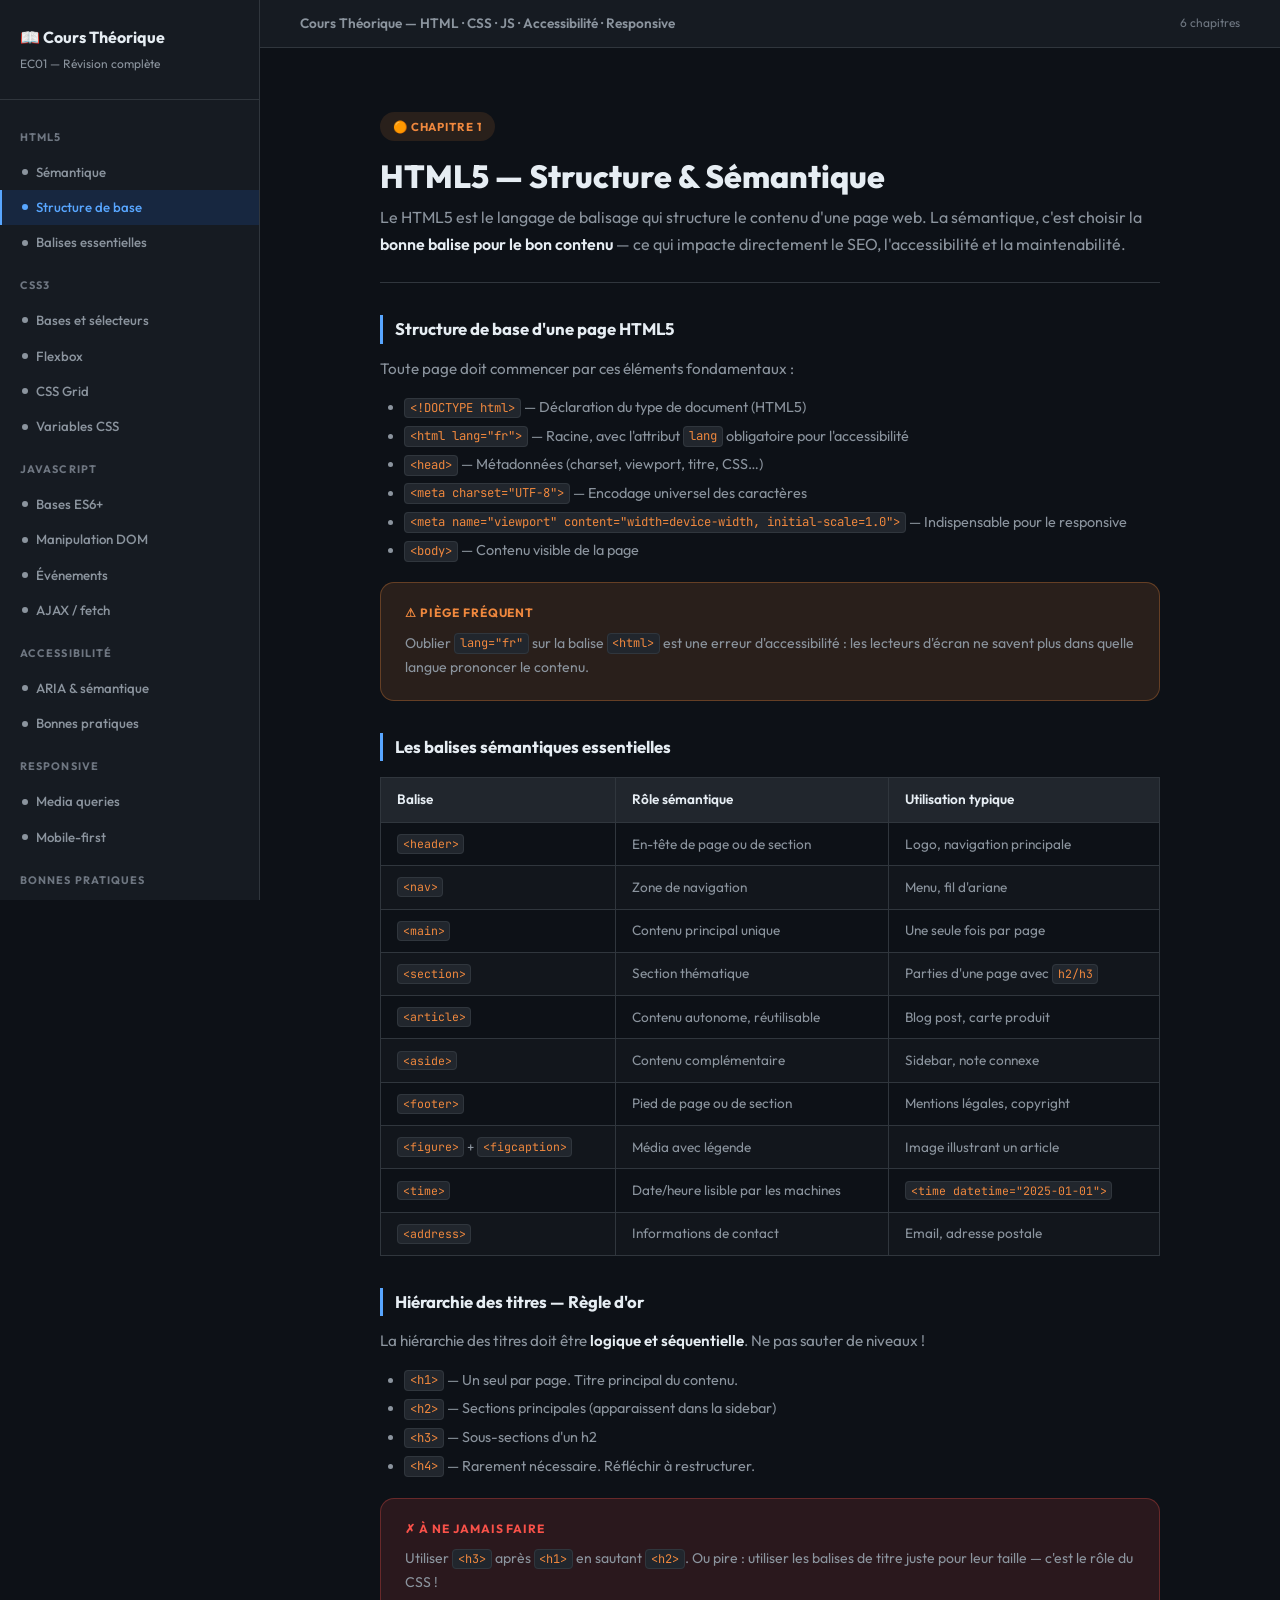
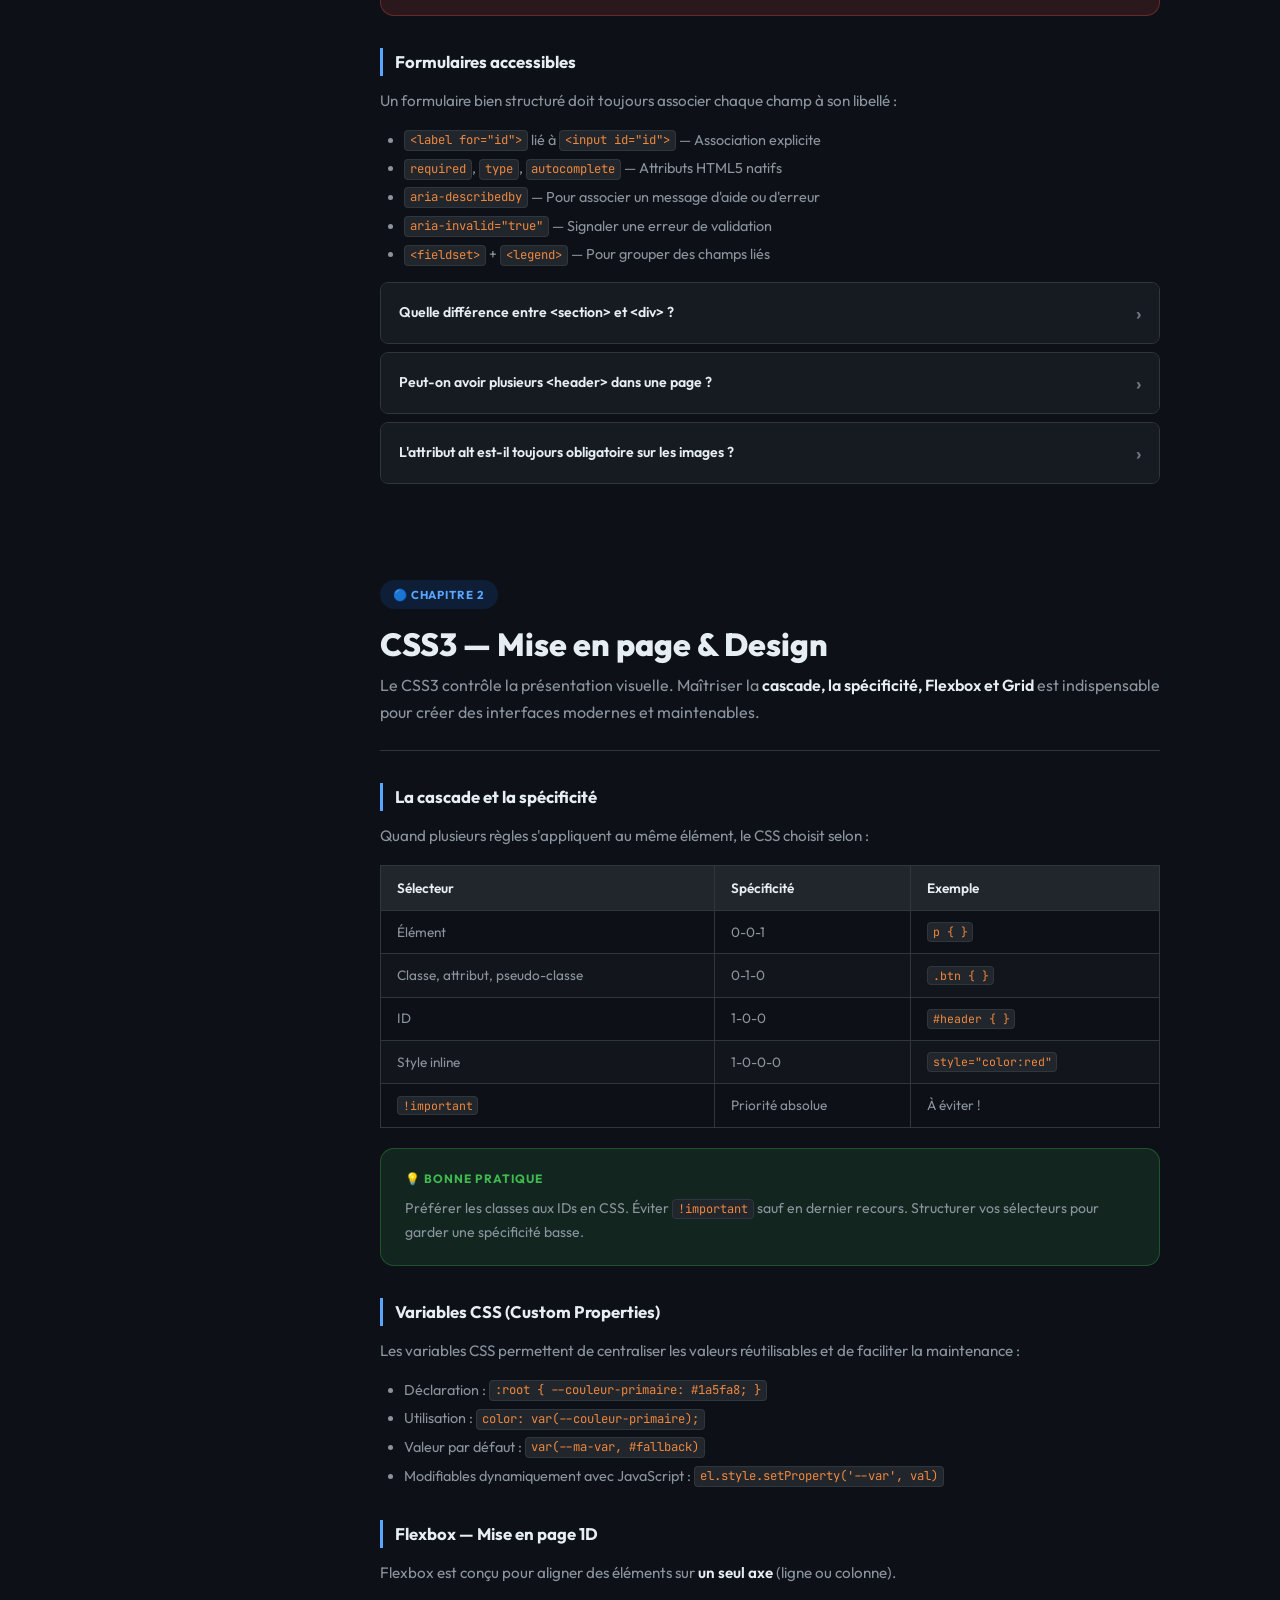
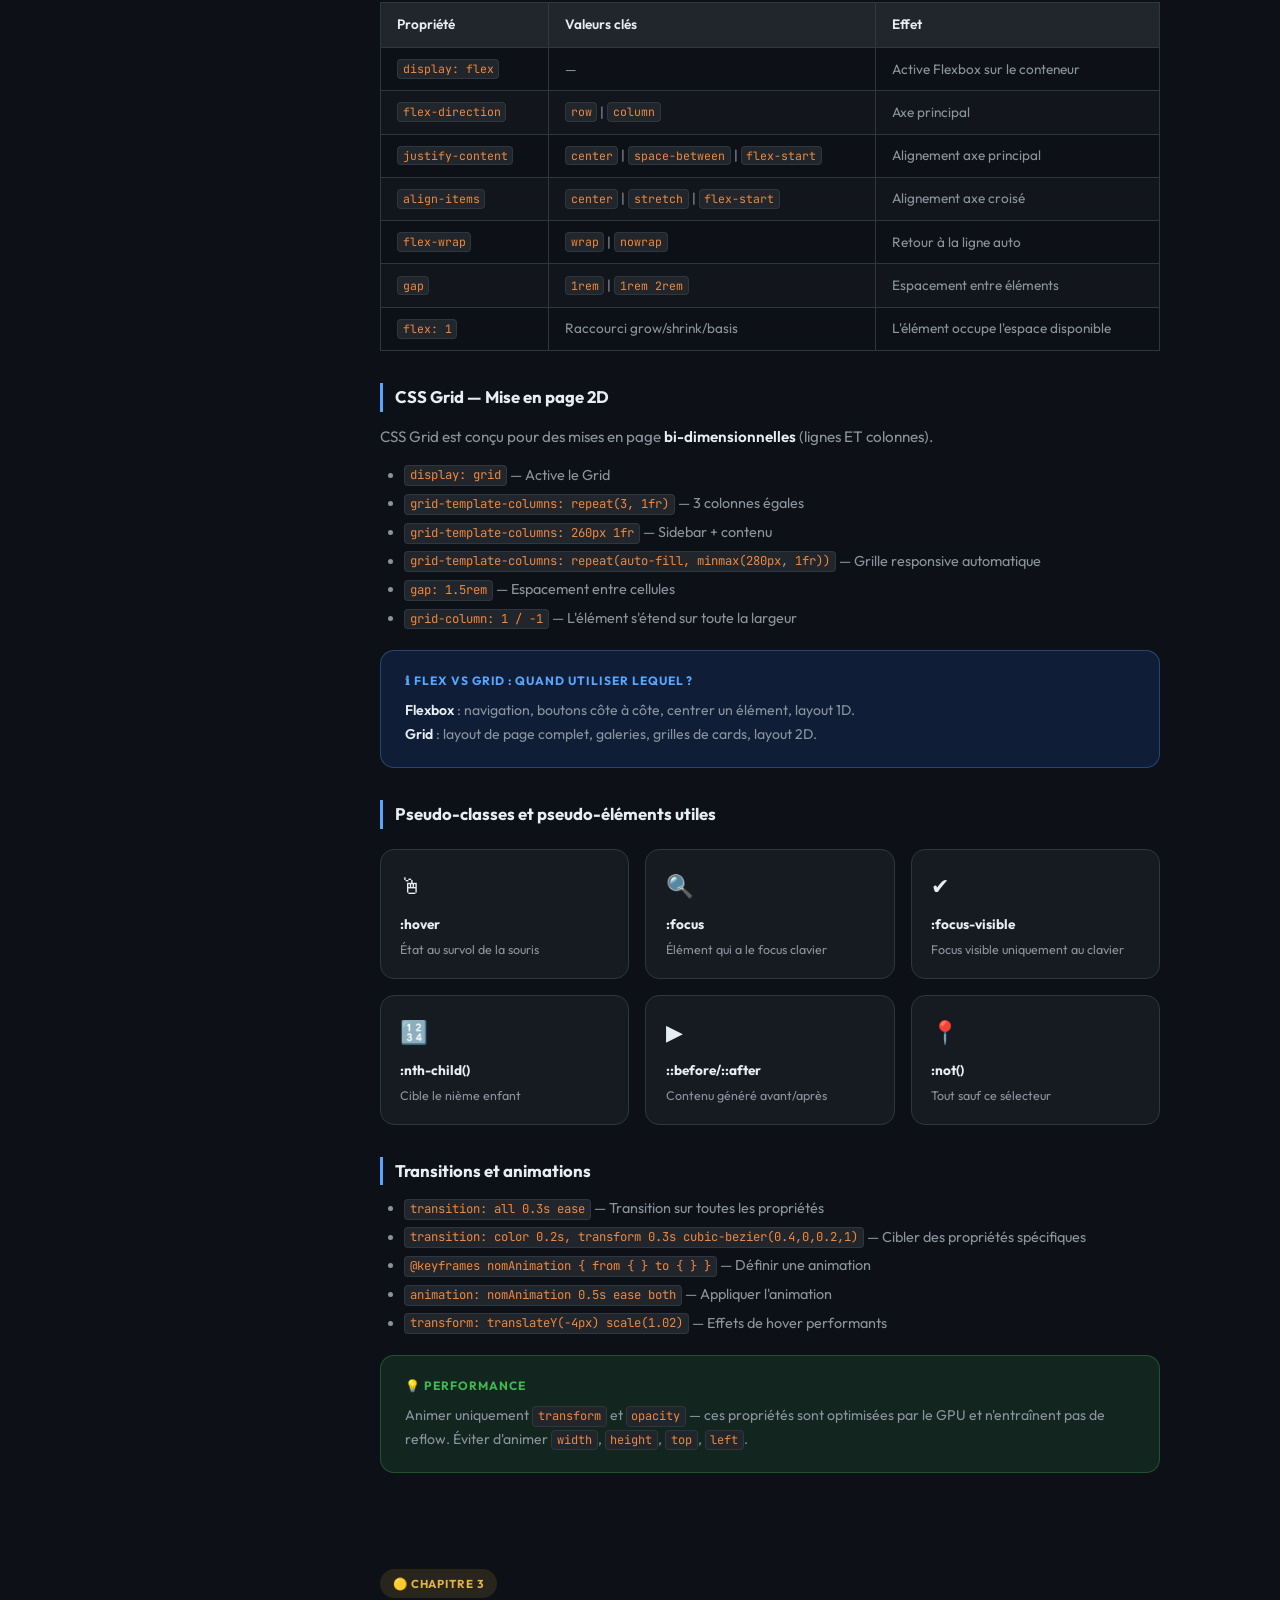
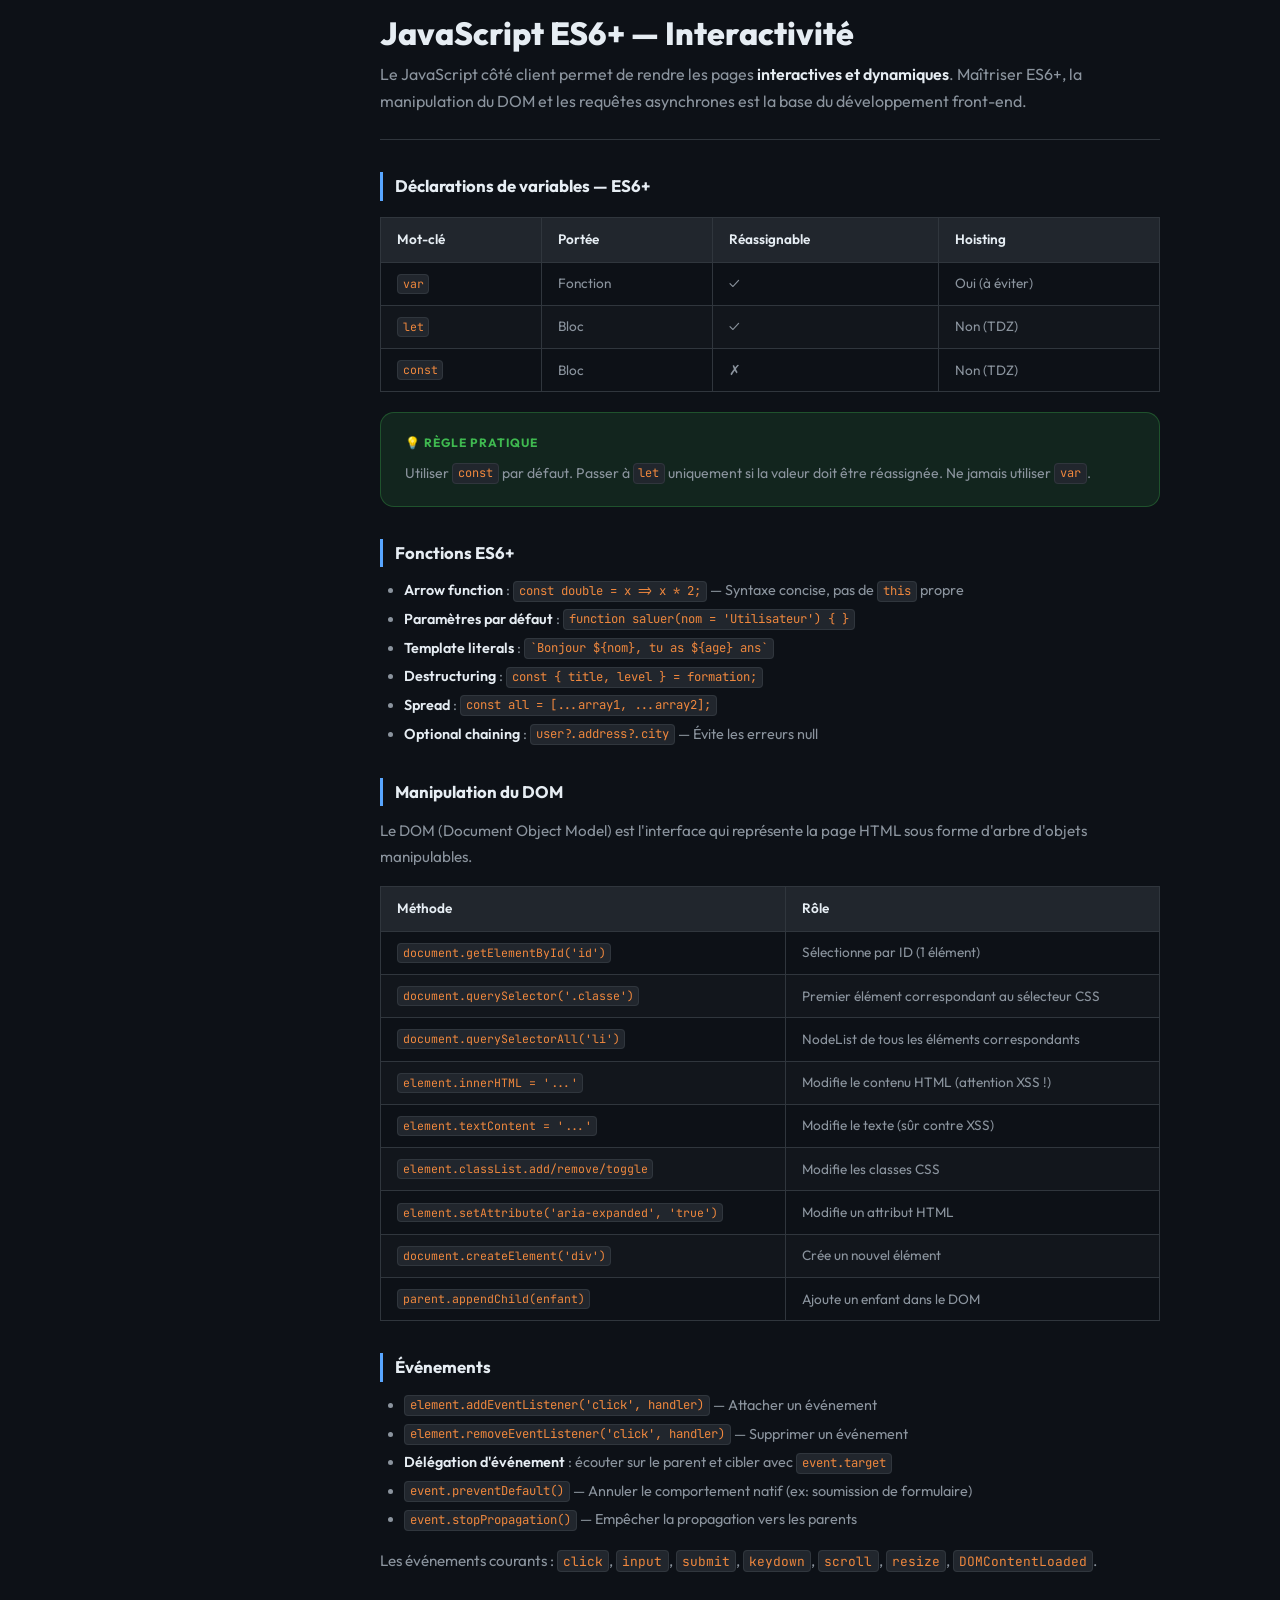
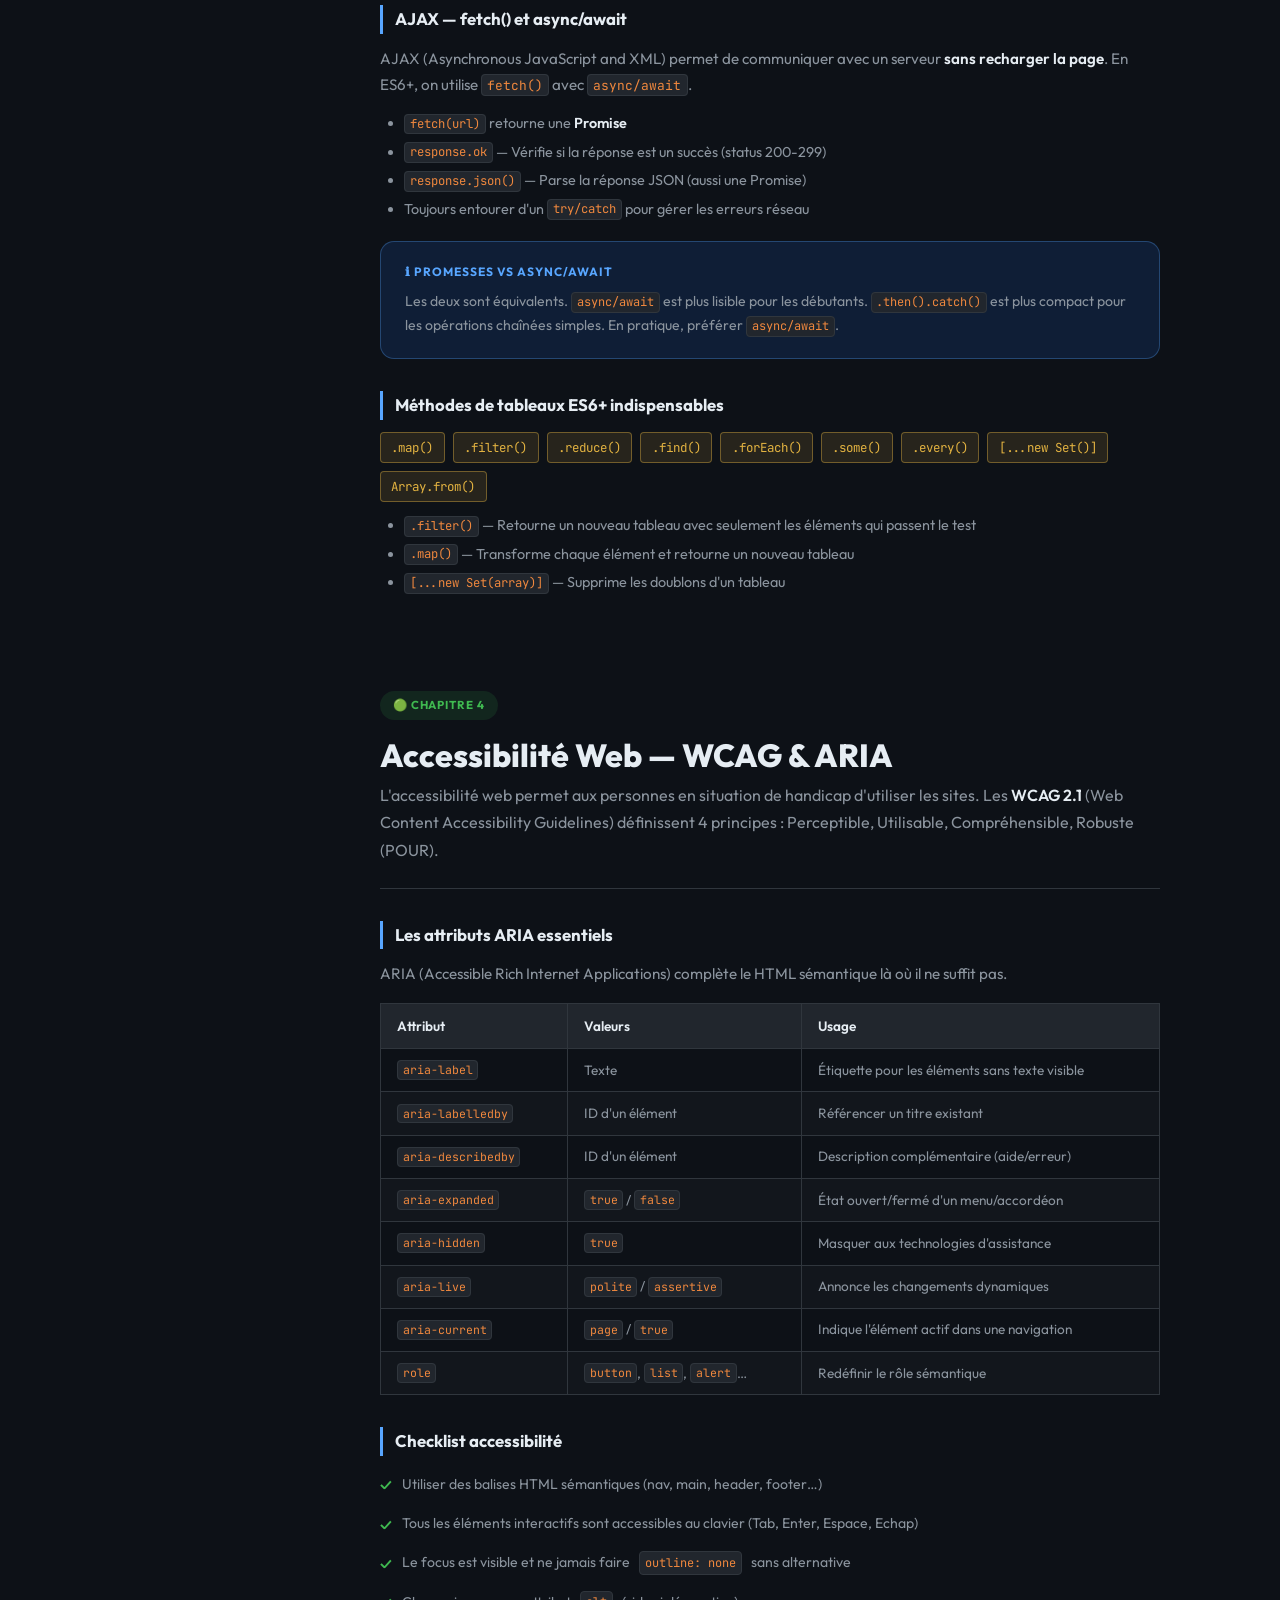
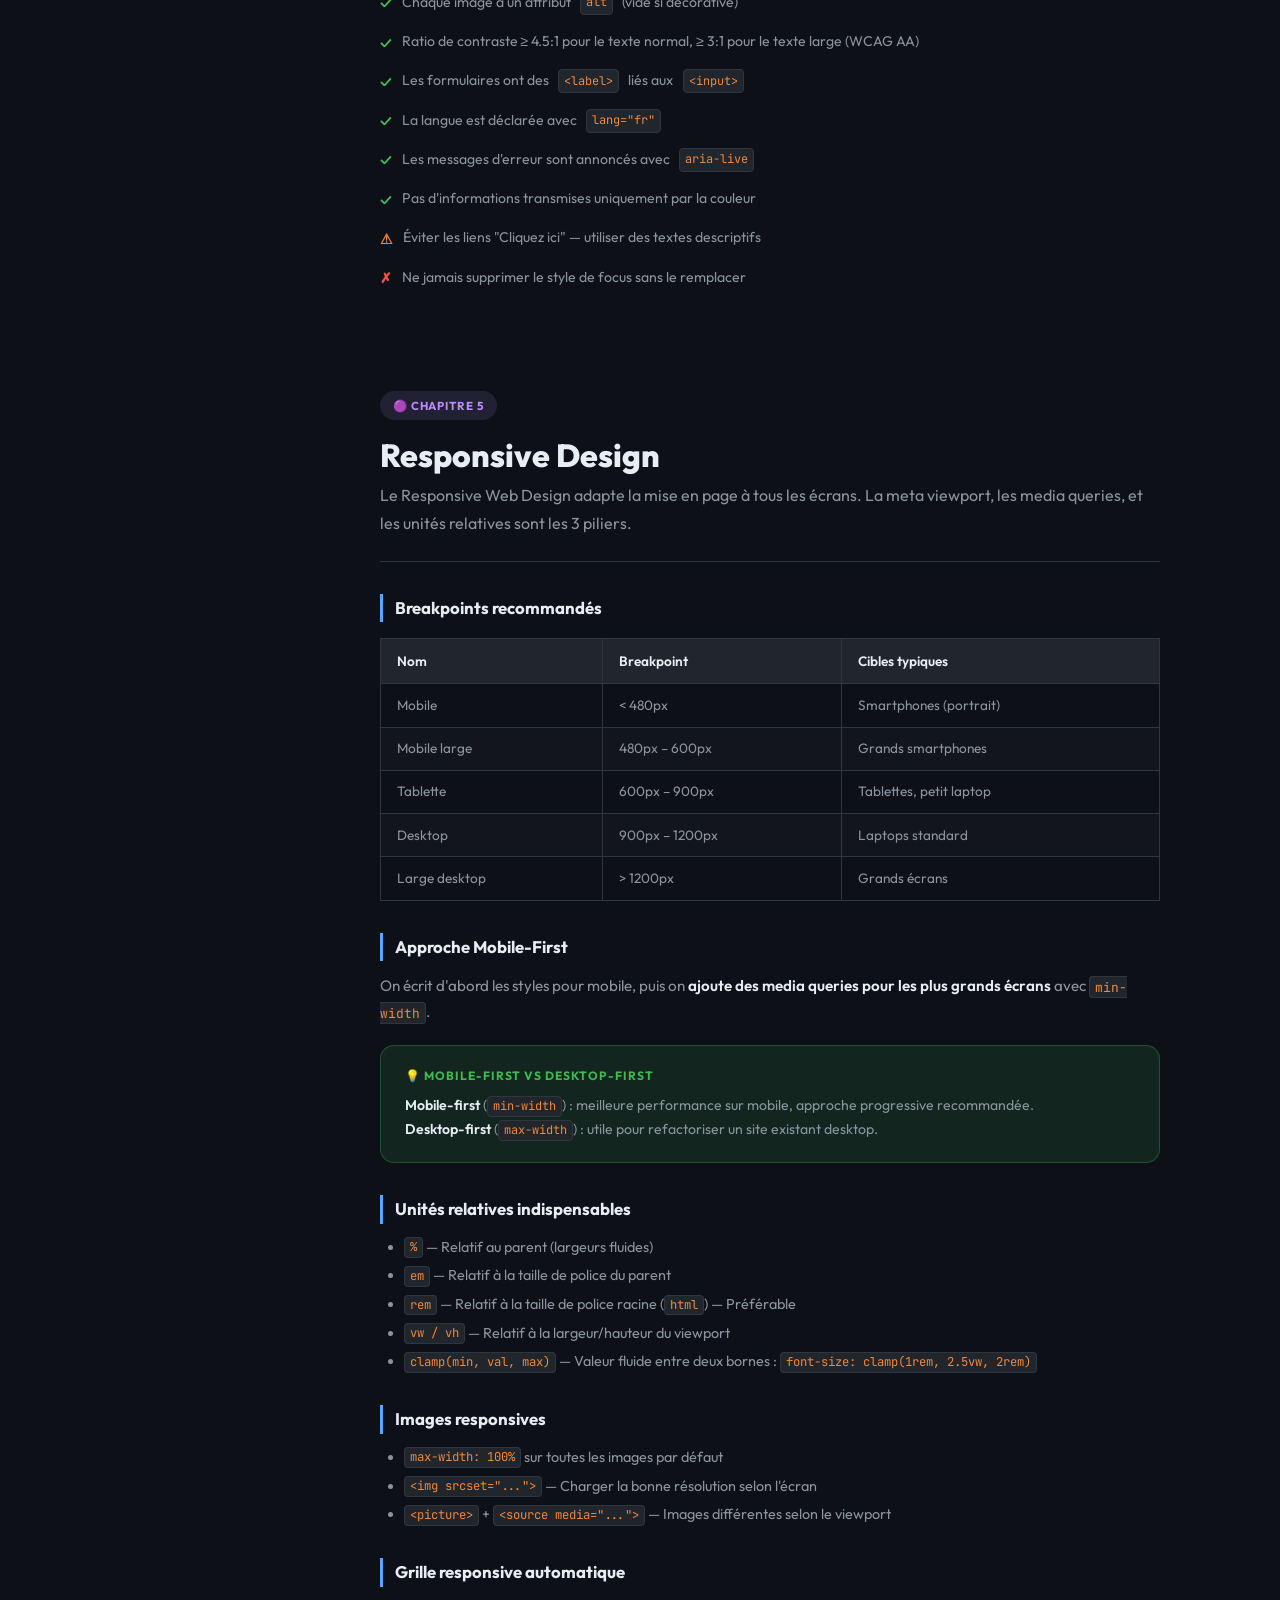
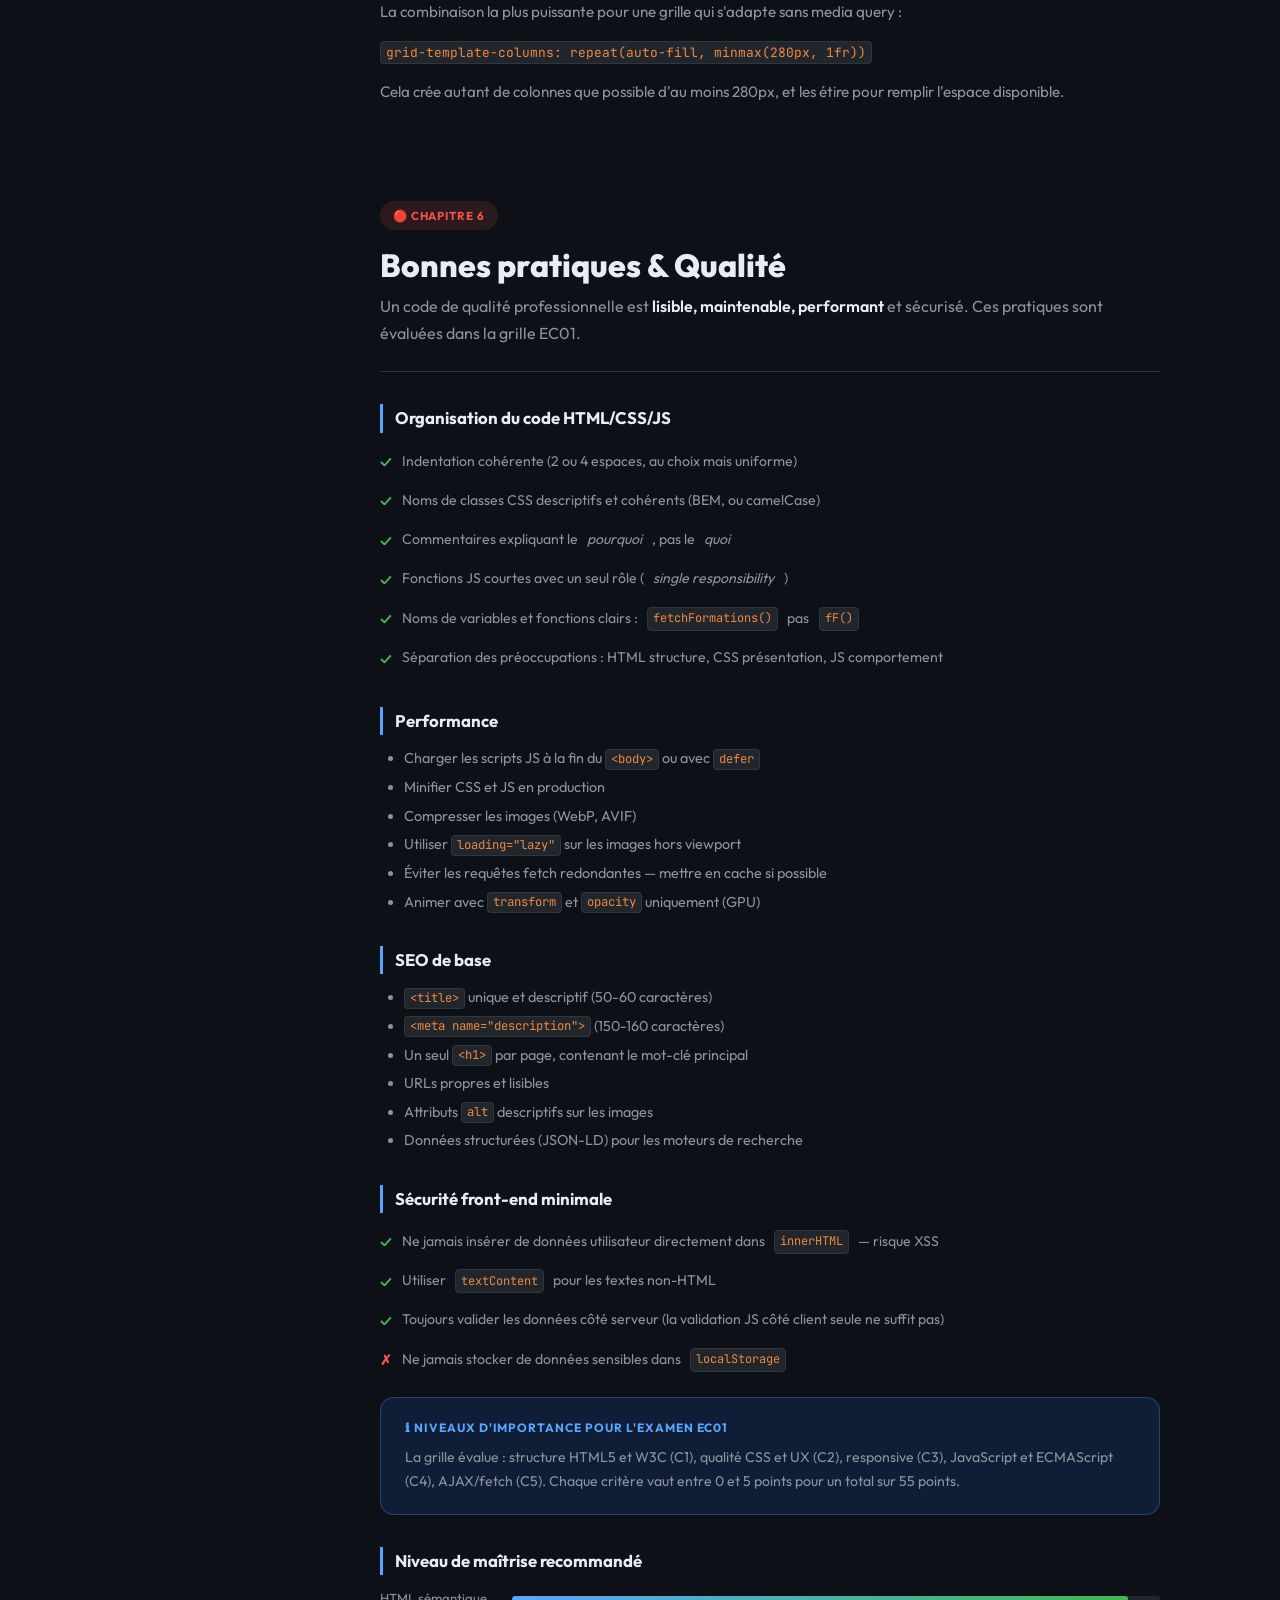
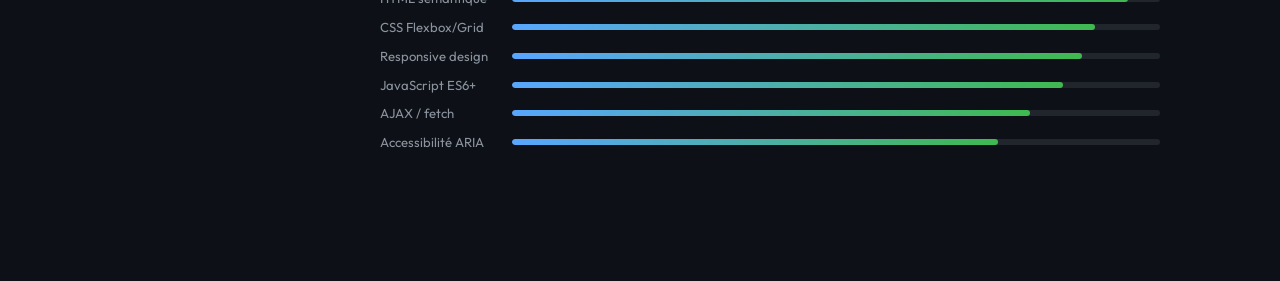
<file: cours-theorie.html>
<!DOCTYPE html>
<html lang="fr">
<head>
<meta charset="UTF-8"/>
<meta name="viewport" content="width=device-width,initial-scale=1.0"/>
<title>Cours Théorique — HTML · CSS · JS · Accessibilité · Responsive</title>
<link rel="preconnect" href="https://fonts.googleapis.com"/>
<link rel="preconnect" href="https://fonts.gstatic.com" crossorigin/>
<link href="https://fonts.googleapis.com/css2?family=Outfit:wght@300;400;500;600;700;800&family=JetBrains+Mono:wght@400;600&display=swap" rel="stylesheet"/>
<style>
:root{
  --bg:#0d1117;--bg2:#161b22;--bg3:#21262d;
  --border:#30363d;--border2:#444c56;
  --text:#e6edf3;--text2:#8b949e;--text3:#6e7681;
  --blue:#58a6ff;--blue2:#1f6feb;--blue-bg:rgba(31,111,235,.15);
  --green:#3fb950;--green-bg:rgba(63,185,80,.12);
  --orange:#f0883e;--orange-bg:rgba(240,136,62,.12);
  --red:#f85149;--red-bg:rgba(248,81,73,.12);
  --purple:#bc8cff;--purple-bg:rgba(188,140,255,.12);
  --yellow:#e3b341;--yellow-bg:rgba(227,179,65,.12);
  --radius:8px;--radius-lg:14px;
  --font:'Outfit',sans-serif;--mono:'JetBrains Mono',monospace;
}
*,*::before,*::after{box-sizing:border-box;margin:0;padding:0}
html{scroll-behavior:smooth;font-size:16px}
body{font-family:var(--font);background:var(--bg);color:var(--text);line-height:1.7;min-height:100vh}

/* Layout */
.layout{display:grid;grid-template-columns:260px 1fr;min-height:100vh}

/* Sidebar */
.sidebar{background:var(--bg2);border-right:1px solid var(--border);padding:1.5rem 0;position:sticky;top:0;height:100vh;overflow-y:auto}
.sidebar-logo{padding:0 1.25rem 1.5rem;border-bottom:1px solid var(--border);margin-bottom:1rem}
.sidebar-logo h1{font-size:1rem;font-weight:700;color:var(--text)}
.sidebar-logo span{font-size:.75rem;color:var(--text2);display:block;margin-top:.2rem}
.sidebar-section{padding:.25rem 0}
.sidebar-section-title{font-size:.68rem;font-weight:700;letter-spacing:.1em;text-transform:uppercase;color:var(--text3);padding:.5rem 1.25rem;display:block}
.sidebar a{display:flex;align-items:center;gap:.5rem;padding:.4rem 1.25rem;font-size:.83rem;font-weight:500;color:var(--text2);text-decoration:none;border-radius:0;transition:.15s;border-left:2px solid transparent}
.sidebar a:hover{color:var(--text);background:var(--bg3)}
.sidebar a.active{color:var(--blue);border-left-color:var(--blue);background:var(--blue-bg)}
.sidebar a .dot{width:6px;height:6px;border-radius:50%;background:currentColor;flex-shrink:0}

/* Contenu principal */
.main{padding:0;overflow-x:hidden}
.main-inner{max-width:860px;margin:0 auto;padding:3rem 2.5rem}

/* En-têtes de section */
.chapter{margin-bottom:5rem;padding-top:1rem}
.chapter-badge{display:inline-flex;align-items:center;gap:.5rem;font-size:.72rem;font-weight:700;letter-spacing:.08em;text-transform:uppercase;padding:.3rem .8rem;border-radius:50px;margin-bottom:1rem}
.badge-html{background:var(--orange-bg);color:var(--orange)}
.badge-css{background:var(--blue-bg);color:var(--blue)}
.badge-js{background:var(--yellow-bg);color:var(--yellow)}
.badge-access{background:var(--green-bg);color:var(--green)}
.badge-resp{background:var(--purple-bg);color:var(--purple)}
.badge-bp{background:var(--red-bg);color:var(--red)}

.chapter h2{font-size:clamp(1.5rem,3vw,2rem);font-weight:800;color:var(--text);margin-bottom:.5rem;line-height:1.2}
.chapter>.intro{color:var(--text2);font-size:1rem;margin-bottom:2rem;padding-bottom:1.5rem;border-bottom:1px solid var(--border)}

/* Blocks */
h3{font-size:1.05rem;font-weight:700;color:var(--text);margin:2rem 0 .75rem;padding-left:.75rem;border-left:3px solid var(--blue)}
h4{font-size:.9rem;font-weight:600;color:var(--text2);margin:1.25rem 0 .5rem;text-transform:uppercase;letter-spacing:.06em;font-family:var(--mono)}

p{color:var(--text2);margin-bottom:.9rem;font-size:.95rem}
ul,ol{margin:.5rem 0 1rem 1.5rem;color:var(--text2);font-size:.9rem}
li{margin-bottom:.35rem;line-height:1.6}
strong{color:var(--text);font-weight:600}
code{font-family:var(--mono);background:var(--bg3);color:var(--orange);padding:.12em .4em;border-radius:4px;font-size:.85em;border:1px solid var(--border)}

/* Boîtes */
.box{border-radius:var(--radius-lg);padding:1.25rem 1.5rem;margin:1.25rem 0;border:1px solid}
.box-tip{background:var(--green-bg);border-color:rgba(63,185,80,.3)}
.box-warn{background:var(--orange-bg);border-color:rgba(240,136,62,.3)}
.box-info{background:var(--blue-bg);border-color:rgba(88,166,255,.3)}
.box-danger{background:var(--red-bg);border-color:rgba(248,81,73,.3)}
.box-title{font-size:.75rem;font-weight:700;text-transform:uppercase;letter-spacing:.08em;margin-bottom:.5rem;display:flex;align-items:center;gap:.4rem}
.box-tip .box-title{color:var(--green)}
.box-warn .box-title{color:var(--orange)}
.box-info .box-title{color:var(--blue)}
.box-danger .box-title{color:var(--red)}
.box p{margin:0;font-size:.88rem}

/* Table */
.table-wrap{overflow-x:auto;margin:1rem 0}
table{width:100%;border-collapse:collapse;font-size:.85rem}
th{background:var(--bg3);color:var(--text);font-weight:600;padding:.65rem 1rem;text-align:left;border:1px solid var(--border)}
td{padding:.6rem 1rem;border:1px solid var(--border);color:var(--text2)}
tr:nth-child(even) td{background:rgba(255,255,255,.02)}

/* Grille de concepts */
.concept-grid{display:grid;grid-template-columns:repeat(auto-fill,minmax(200px,1fr));gap:1rem;margin:1.25rem 0}
.concept-card{background:var(--bg2);border:1px solid var(--border);border-radius:var(--radius-lg);padding:1.1rem 1.2rem;transition:.2s}
.concept-card:hover{border-color:var(--border2);transform:translateY(-2px)}
.concept-icon{font-size:1.4rem;margin-bottom:.5rem}
.concept-title{font-size:.85rem;font-weight:700;color:var(--text);margin-bottom:.3rem}
.concept-desc{font-size:.78rem;color:var(--text2);line-height:1.5}

/* Tag list */
.tag-list{display:flex;flex-wrap:wrap;gap:.5rem;margin:.75rem 0}
.tag{font-family:var(--mono);font-size:.78rem;padding:.25rem .65rem;border-radius:4px;border:1px solid}
.tag-html{background:var(--orange-bg);border-color:rgba(240,136,62,.4);color:var(--orange)}
.tag-css{background:var(--blue-bg);border-color:rgba(88,166,255,.4);color:var(--blue)}
.tag-js{background:var(--yellow-bg);border-color:rgba(227,179,65,.4);color:var(--yellow)}
.tag-green{background:var(--green-bg);border-color:rgba(63,185,80,.4);color:var(--green)}

/* Accordion FAQ */
.faq{margin:1rem 0}
.faq-item{border:1px solid var(--border);border-radius:var(--radius);margin-bottom:.5rem;overflow:hidden}
.faq-q{background:var(--bg2);padding:.85rem 1.1rem;cursor:pointer;font-size:.88rem;font-weight:600;color:var(--text);display:flex;justify-content:space-between;align-items:center;gap:1rem;user-select:none;transition:.15s}
.faq-q:hover{background:var(--bg3)}
.faq-q::after{content:'›';font-size:1.2rem;color:var(--text3);transition:transform .2s;flex-shrink:0}
.faq-item.open .faq-q::after{transform:rotate(90deg)}
.faq-a{max-height:0;overflow:hidden;transition:max-height .3s ease,padding .3s}
.faq-item.open .faq-a{max-height:400px}
.faq-a-inner{padding:.85rem 1.1rem;border-top:1px solid var(--border);font-size:.86rem;color:var(--text2);line-height:1.65}

/* Checklist */
.checklist{list-style:none;margin:.75rem 0;padding:0}
.checklist li{display:flex;align-items:flex-start;gap:.6rem;padding:.3rem 0;font-size:.88rem;color:var(--text2)}
.checklist li::before{content:'✓';color:var(--green);font-weight:700;flex-shrink:0;margin-top:.1rem}
.checklist li.warn::before{content:'⚠';color:var(--orange)}
.checklist li.bad::before{content:'✗';color:var(--red)}

/* Progress bar indicateur */
.level-bar{display:flex;align-items:center;gap:.75rem;margin:.4rem 0;font-size:.82rem}
.level-bar-label{width:120px;color:var(--text2);flex-shrink:0}
.level-bar-track{flex:1;height:6px;background:var(--bg3);border-radius:50px;overflow:hidden}
.level-bar-fill{height:100%;border-radius:50px;background:linear-gradient(90deg,var(--blue),var(--green))}

/* Top nav */
.topnav{background:var(--bg2);border-bottom:1px solid var(--border);padding:.75rem 2.5rem;display:flex;justify-content:space-between;align-items:center;position:sticky;top:0;z-index:100}
.topnav-title{font-size:.85rem;font-weight:600;color:var(--text2)}
.topnav-progress{font-size:.75rem;color:var(--text3)}

/* Responsive sidebar */
@media(max-width:768px){
  .layout{grid-template-columns:1fr}
  .sidebar{display:none}
  .main-inner{padding:2rem 1.25rem}
}
</style>
</head>
<body>
<div class="layout">

<!-- ═══════════════ SIDEBAR ═══════════════ -->
<aside class="sidebar" aria-label="Table des matières">
  <div class="sidebar-logo">
    <h1>📖 Cours Théorique</h1>
    <span>EC01 — Révision complète</span>
  </div>
  <nav>
    <div class="sidebar-section">
      <span class="sidebar-section-title">HTML5</span>
      <a href="#html-semantique"><span class="dot"></span>Sémantique</a>
      <a href="#html-structure"><span class="dot"></span>Structure de base</a>
      <a href="#html-balises"><span class="dot"></span>Balises essentielles</a>
    </div>
    <div class="sidebar-section">
      <span class="sidebar-section-title">CSS3</span>
      <a href="#css-bases"><span class="dot"></span>Bases et sélecteurs</a>
      <a href="#css-flexbox"><span class="dot"></span>Flexbox</a>
      <a href="#css-grid"><span class="dot"></span>CSS Grid</a>
      <a href="#css-variables"><span class="dot"></span>Variables CSS</a>
    </div>
    <div class="sidebar-section">
      <span class="sidebar-section-title">JavaScript</span>
      <a href="#js-bases"><span class="dot"></span>Bases ES6+</a>
      <a href="#js-dom"><span class="dot"></span>Manipulation DOM</a>
      <a href="#js-events"><span class="dot"></span>Événements</a>
      <a href="#js-ajax"><span class="dot"></span>AJAX / fetch</a>
    </div>
    <div class="sidebar-section">
      <span class="sidebar-section-title">Accessibilité</span>
      <a href="#access-aria"><span class="dot"></span>ARIA & sémantique</a>
      <a href="#access-pratiques"><span class="dot"></span>Bonnes pratiques</a>
    </div>
    <div class="sidebar-section">
      <span class="sidebar-section-title">Responsive</span>
      <a href="#resp-mediaqueries"><span class="dot"></span>Media queries</a>
      <a href="#resp-mobile-first"><span class="dot"></span>Mobile-first</a>
    </div>
    <div class="sidebar-section">
      <span class="sidebar-section-title">Bonnes pratiques</span>
      <a href="#bp-code"><span class="dot"></span>Qualité du code</a>
      <a href="#bp-perf"><span class="dot"></span>Performance</a>
      <a href="#bp-seo"><span class="dot"></span>SEO</a>
    </div>
  </nav>
</aside>

<!-- ═══════════════ CONTENU ═══════════════ -->
<div class="main">
  <div class="topnav">
    <span class="topnav-title">Cours Théorique — HTML · CSS · JS · Accessibilité · Responsive</span>
    <span class="topnav-progress">6 chapitres</span>
  </div>
  <div class="main-inner">

    <!-- ══════════════════════════════════
         CHAPITRE 1 — HTML5
    ══════════════════════════════════ -->
    <section class="chapter" id="html-semantique">
      <p class="chapter-badge badge-html">🟠 Chapitre 1</p>
      <h2>HTML5 — Structure & Sémantique</h2>
      <p class="intro">Le HTML5 est le langage de balisage qui structure le contenu d'une page web. La sémantique, c'est choisir la <strong>bonne balise pour le bon contenu</strong> — ce qui impacte directement le SEO, l'accessibilité et la maintenabilité.</p>

      <h3 id="html-structure">Structure de base d'une page HTML5</h3>
      <p>Toute page doit commencer par ces éléments fondamentaux :</p>
      <ul>
        <li><code>&lt;!DOCTYPE html&gt;</code> — Déclaration du type de document (HTML5)</li>
        <li><code>&lt;html lang="fr"&gt;</code> — Racine, avec l'attribut <code>lang</code> obligatoire pour l'accessibilité</li>
        <li><code>&lt;head&gt;</code> — Métadonnées (charset, viewport, titre, CSS…)</li>
        <li><code>&lt;meta charset="UTF-8"&gt;</code> — Encodage universel des caractères</li>
        <li><code>&lt;meta name="viewport" content="width=device-width, initial-scale=1.0"&gt;</code> — Indispensable pour le responsive</li>
        <li><code>&lt;body&gt;</code> — Contenu visible de la page</li>
      </ul>

      <div class="box box-warn">
        <div class="box-title">⚠ Piège fréquent</div>
        <p>Oublier <code>lang="fr"</code> sur la balise <code>&lt;html&gt;</code> est une erreur d'accessibilité : les lecteurs d'écran ne savent plus dans quelle langue prononcer le contenu.</p>
      </div>

      <h3 id="html-balises">Les balises sémantiques essentielles</h3>
      <div class="table-wrap">
        <table>
          <thead><tr><th>Balise</th><th>Rôle sémantique</th><th>Utilisation typique</th></tr></thead>
          <tbody>
            <tr><td><code>&lt;header&gt;</code></td><td>En-tête de page ou de section</td><td>Logo, navigation principale</td></tr>
            <tr><td><code>&lt;nav&gt;</code></td><td>Zone de navigation</td><td>Menu, fil d'ariane</td></tr>
            <tr><td><code>&lt;main&gt;</code></td><td>Contenu principal unique</td><td>Une seule fois par page</td></tr>
            <tr><td><code>&lt;section&gt;</code></td><td>Section thématique</td><td>Parties d'une page avec <code>h2/h3</code></td></tr>
            <tr><td><code>&lt;article&gt;</code></td><td>Contenu autonome, réutilisable</td><td>Blog post, carte produit</td></tr>
            <tr><td><code>&lt;aside&gt;</code></td><td>Contenu complémentaire</td><td>Sidebar, note connexe</td></tr>
            <tr><td><code>&lt;footer&gt;</code></td><td>Pied de page ou de section</td><td>Mentions légales, copyright</td></tr>
            <tr><td><code>&lt;figure&gt;</code> + <code>&lt;figcaption&gt;</code></td><td>Média avec légende</td><td>Image illustrant un article</td></tr>
            <tr><td><code>&lt;time&gt;</code></td><td>Date/heure lisible par les machines</td><td><code>&lt;time datetime="2025-01-01"&gt;</code></td></tr>
            <tr><td><code>&lt;address&gt;</code></td><td>Informations de contact</td><td>Email, adresse postale</td></tr>
          </tbody>
        </table>
      </div>

      <h3>Hiérarchie des titres — Règle d'or</h3>
      <p>La hiérarchie des titres doit être <strong>logique et séquentielle</strong>. Ne pas sauter de niveaux !</p>
      <ul>
        <li><code>&lt;h1&gt;</code> — Un seul par page. Titre principal du contenu.</li>
        <li><code>&lt;h2&gt;</code> — Sections principales (apparaissent dans la sidebar)</li>
        <li><code>&lt;h3&gt;</code> — Sous-sections d'un h2</li>
        <li><code>&lt;h4&gt;</code> — Rarement nécessaire. Réfléchir à restructurer.</li>
      </ul>
      <div class="box box-danger">
        <div class="box-title">✗ À ne jamais faire</div>
        <p>Utiliser <code>&lt;h3&gt;</code> après <code>&lt;h1&gt;</code> en sautant <code>&lt;h2&gt;</code>. Ou pire : utiliser les balises de titre juste pour leur taille — c'est le rôle du CSS !</p>
      </div>

      <h3>Formulaires accessibles</h3>
      <p>Un formulaire bien structuré doit toujours associer chaque champ à son libellé :</p>
      <ul>
        <li><code>&lt;label for="id"&gt;</code> lié à <code>&lt;input id="id"&gt;</code> — Association explicite</li>
        <li><code>required</code>, <code>type</code>, <code>autocomplete</code> — Attributs HTML5 natifs</li>
        <li><code>aria-describedby</code> — Pour associer un message d'aide ou d'erreur</li>
        <li><code>aria-invalid="true"</code> — Signaler une erreur de validation</li>
        <li><code>&lt;fieldset&gt;</code> + <code>&lt;legend&gt;</code> — Pour grouper des champs liés</li>
      </ul>

      <div class="faq">
        <div class="faq-item">
          <div class="faq-q">Quelle différence entre &lt;section&gt; et &lt;div&gt; ?</div>
          <div class="faq-a"><div class="faq-a-inner"><code>&lt;section&gt;</code> est sémantique : elle représente une partie thématique du contenu et doit avoir un titre (<code>h2</code>, <code>h3</code>…). <code>&lt;div&gt;</code> est un conteneur générique sans signification sémantique — à réserver pour les besoins purement de mise en page.</div></div>
        </div>
        <div class="faq-item">
          <div class="faq-q">Peut-on avoir plusieurs &lt;header&gt; dans une page ?</div>
          <div class="faq-a"><div class="faq-a-inner">Oui ! <code>&lt;header&gt;</code> peut être utilisé dans chaque <code>&lt;article&gt;</code> ou <code>&lt;section&gt;</code>. Il représente l'en-tête de l'élément parent, pas forcément de la page entière. En revanche, <code>&lt;main&gt;</code> ne doit apparaître qu'une seule fois.</div></div>
        </div>
        <div class="faq-item">
          <div class="faq-q">L'attribut alt est-il toujours obligatoire sur les images ?</div>
          <div class="faq-a"><div class="faq-a-inner">L'attribut <code>alt</code> est toujours <strong>présent</strong>, mais il peut être vide (<code>alt=""</code>) si l'image est purement décorative. Dans ce cas, le lecteur d'écran l'ignorera complètement. S'il est absent, le lecteur d'écran lira le nom du fichier — ce qui est inutile et perturbant.</div></div>
        </div>
      </div>
    </section>

    <!-- ══════════════════════════════════
         CHAPITRE 2 — CSS3
    ══════════════════════════════════ -->
    <section class="chapter" id="css-bases">
      <p class="chapter-badge badge-css">🔵 Chapitre 2</p>
      <h2>CSS3 — Mise en page & Design</h2>
      <p class="intro">Le CSS3 contrôle la présentation visuelle. Maîtriser la <strong>cascade, la spécificité, Flexbox et Grid</strong> est indispensable pour créer des interfaces modernes et maintenables.</p>

      <h3>La cascade et la spécificité</h3>
      <p>Quand plusieurs règles s'appliquent au même élément, le CSS choisit selon :</p>
      <div class="table-wrap">
        <table>
          <thead><tr><th>Sélecteur</th><th>Spécificité</th><th>Exemple</th></tr></thead>
          <tbody>
            <tr><td>Élément</td><td>0-0-1</td><td><code>p { }</code></td></tr>
            <tr><td>Classe, attribut, pseudo-classe</td><td>0-1-0</td><td><code>.btn { }</code></td></tr>
            <tr><td>ID</td><td>1-0-0</td><td><code>#header { }</code></td></tr>
            <tr><td>Style inline</td><td>1-0-0-0</td><td><code>style="color:red"</code></td></tr>
            <tr><td><code>!important</code></td><td>Priorité absolue</td><td>À éviter !</td></tr>
          </tbody>
        </table>
      </div>
      <div class="box box-tip">
        <div class="box-title">💡 Bonne pratique</div>
        <p>Préférer les classes aux IDs en CSS. Éviter <code>!important</code> sauf en dernier recours. Structurer vos sélecteurs pour garder une spécificité basse.</p>
      </div>

      <h3 id="css-variables">Variables CSS (Custom Properties)</h3>
      <p>Les variables CSS permettent de centraliser les valeurs réutilisables et de faciliter la maintenance :</p>
      <ul>
        <li>Déclaration : <code>:root { --couleur-primaire: #1a5fa8; }</code></li>
        <li>Utilisation : <code>color: var(--couleur-primaire);</code></li>
        <li>Valeur par défaut : <code>var(--ma-var, #fallback)</code></li>
        <li>Modifiables dynamiquement avec JavaScript : <code>el.style.setProperty('--var', val)</code></li>
      </ul>

      <h3 id="css-flexbox">Flexbox — Mise en page 1D</h3>
      <p>Flexbox est conçu pour aligner des éléments sur <strong>un seul axe</strong> (ligne ou colonne).</p>
      <div class="table-wrap">
        <table>
          <thead><tr><th>Propriété</th><th>Valeurs clés</th><th>Effet</th></tr></thead>
          <tbody>
            <tr><td><code>display: flex</code></td><td>—</td><td>Active Flexbox sur le conteneur</td></tr>
            <tr><td><code>flex-direction</code></td><td><code>row</code> | <code>column</code></td><td>Axe principal</td></tr>
            <tr><td><code>justify-content</code></td><td><code>center</code> | <code>space-between</code> | <code>flex-start</code></td><td>Alignement axe principal</td></tr>
            <tr><td><code>align-items</code></td><td><code>center</code> | <code>stretch</code> | <code>flex-start</code></td><td>Alignement axe croisé</td></tr>
            <tr><td><code>flex-wrap</code></td><td><code>wrap</code> | <code>nowrap</code></td><td>Retour à la ligne auto</td></tr>
            <tr><td><code>gap</code></td><td><code>1rem</code> | <code>1rem 2rem</code></td><td>Espacement entre éléments</td></tr>
            <tr><td><code>flex: 1</code></td><td>Raccourci grow/shrink/basis</td><td>L'élément occupe l'espace disponible</td></tr>
          </tbody>
        </table>
      </div>

      <h3 id="css-grid">CSS Grid — Mise en page 2D</h3>
      <p>CSS Grid est conçu pour des mises en page <strong>bi-dimensionnelles</strong> (lignes ET colonnes).</p>
      <ul>
        <li><code>display: grid</code> — Active le Grid</li>
        <li><code>grid-template-columns: repeat(3, 1fr)</code> — 3 colonnes égales</li>
        <li><code>grid-template-columns: 260px 1fr</code> — Sidebar + contenu</li>
        <li><code>grid-template-columns: repeat(auto-fill, minmax(280px, 1fr))</code> — Grille responsive automatique</li>
        <li><code>gap: 1.5rem</code> — Espacement entre cellules</li>
        <li><code>grid-column: 1 / -1</code> — L'élément s'étend sur toute la largeur</li>
      </ul>

      <div class="box box-info">
        <div class="box-title">ℹ Flex vs Grid : quand utiliser lequel ?</div>
        <p><strong>Flexbox</strong> : navigation, boutons côte à côte, centrer un élément, layout 1D.<br>
        <strong>Grid</strong> : layout de page complet, galeries, grilles de cards, layout 2D.</p>
      </div>

      <h3>Pseudo-classes et pseudo-éléments utiles</h3>
      <div class="concept-grid">
        <div class="concept-card"><div class="concept-icon">🖱</div><div class="concept-title">:hover</div><div class="concept-desc">État au survol de la souris</div></div>
        <div class="concept-card"><div class="concept-icon">🔍</div><div class="concept-title">:focus</div><div class="concept-desc">Élément qui a le focus clavier</div></div>
        <div class="concept-card"><div class="concept-icon">✔</div><div class="concept-title">:focus-visible</div><div class="concept-desc">Focus visible uniquement au clavier</div></div>
        <div class="concept-card"><div class="concept-icon">🔢</div><div class="concept-title">:nth-child()</div><div class="concept-desc">Cible le nième enfant</div></div>
        <div class="concept-card"><div class="concept-icon">▶</div><div class="concept-title">::before/::after</div><div class="concept-desc">Contenu généré avant/après</div></div>
        <div class="concept-card"><div class="concept-icon">📍</div><div class="concept-title">:not()</div><div class="concept-desc">Tout sauf ce sélecteur</div></div>
      </div>

      <h3>Transitions et animations</h3>
      <ul>
        <li><code>transition: all 0.3s ease</code> — Transition sur toutes les propriétés</li>
        <li><code>transition: color 0.2s, transform 0.3s cubic-bezier(0.4,0,0.2,1)</code> — Cibler des propriétés spécifiques</li>
        <li><code>@keyframes nomAnimation { from { } to { } }</code> — Définir une animation</li>
        <li><code>animation: nomAnimation 0.5s ease both</code> — Appliquer l'animation</li>
        <li><code>transform: translateY(-4px) scale(1.02)</code> — Effets de hover performants</li>
      </ul>
      <div class="box box-tip">
        <div class="box-title">💡 Performance</div>
        <p>Animer uniquement <code>transform</code> et <code>opacity</code> — ces propriétés sont optimisées par le GPU et n'entraînent pas de reflow. Éviter d'animer <code>width</code>, <code>height</code>, <code>top</code>, <code>left</code>.</p>
      </div>
    </section>

    <!-- ══════════════════════════════════
         CHAPITRE 3 — JAVASCRIPT
    ══════════════════════════════════ -->
    <section class="chapter" id="js-bases">
      <p class="chapter-badge badge-js">🟡 Chapitre 3</p>
      <h2>JavaScript ES6+ — Interactivité</h2>
      <p class="intro">Le JavaScript côté client permet de rendre les pages <strong>interactives et dynamiques</strong>. Maîtriser ES6+, la manipulation du DOM et les requêtes asynchrones est la base du développement front-end.</p>

      <h3>Déclarations de variables — ES6+</h3>
      <div class="table-wrap">
        <table>
          <thead><tr><th>Mot-clé</th><th>Portée</th><th>Réassignable</th><th>Hoisting</th></tr></thead>
          <tbody>
            <tr><td><code>var</code></td><td>Fonction</td><td>✓</td><td>Oui (à éviter)</td></tr>
            <tr><td><code>let</code></td><td>Bloc</td><td>✓</td><td>Non (TDZ)</td></tr>
            <tr><td><code>const</code></td><td>Bloc</td><td>✗</td><td>Non (TDZ)</td></tr>
          </tbody>
        </table>
      </div>
      <div class="box box-tip">
        <div class="box-title">💡 Règle pratique</div>
        <p>Utiliser <code>const</code> par défaut. Passer à <code>let</code> uniquement si la valeur doit être réassignée. Ne jamais utiliser <code>var</code>.</p>
      </div>

      <h3>Fonctions ES6+</h3>
      <ul>
        <li><strong>Arrow function</strong> : <code>const double = x =&gt; x * 2;</code> — Syntaxe concise, pas de <code>this</code> propre</li>
        <li><strong>Paramètres par défaut</strong> : <code>function saluer(nom = 'Utilisateur') { }</code></li>
        <li><strong>Template literals</strong> : <code>`Bonjour ${nom}, tu as ${age} ans`</code></li>
        <li><strong>Destructuring</strong> : <code>const { title, level } = formation;</code></li>
        <li><strong>Spread</strong> : <code>const all = [...array1, ...array2];</code></li>
        <li><strong>Optional chaining</strong> : <code>user?.address?.city</code> — Évite les erreurs null</li>
      </ul>

      <h3 id="js-dom">Manipulation du DOM</h3>
      <p>Le DOM (Document Object Model) est l'interface qui représente la page HTML sous forme d'arbre d'objets manipulables.</p>
      <div class="table-wrap">
        <table>
          <thead><tr><th>Méthode</th><th>Rôle</th></tr></thead>
          <tbody>
            <tr><td><code>document.getElementById('id')</code></td><td>Sélectionne par ID (1 élément)</td></tr>
            <tr><td><code>document.querySelector('.classe')</code></td><td>Premier élément correspondant au sélecteur CSS</td></tr>
            <tr><td><code>document.querySelectorAll('li')</code></td><td>NodeList de tous les éléments correspondants</td></tr>
            <tr><td><code>element.innerHTML = '...'</code></td><td>Modifie le contenu HTML (attention XSS !)</td></tr>
            <tr><td><code>element.textContent = '...'</code></td><td>Modifie le texte (sûr contre XSS)</td></tr>
            <tr><td><code>element.classList.add/remove/toggle</code></td><td>Modifie les classes CSS</td></tr>
            <tr><td><code>element.setAttribute('aria-expanded', 'true')</code></td><td>Modifie un attribut HTML</td></tr>
            <tr><td><code>document.createElement('div')</code></td><td>Crée un nouvel élément</td></tr>
            <tr><td><code>parent.appendChild(enfant)</code></td><td>Ajoute un enfant dans le DOM</td></tr>
          </tbody>
        </table>
      </div>

      <h3 id="js-events">Événements</h3>
      <ul>
        <li><code>element.addEventListener('click', handler)</code> — Attacher un événement</li>
        <li><code>element.removeEventListener('click', handler)</code> — Supprimer un événement</li>
        <li><strong>Délégation d'événement</strong> : écouter sur le parent et cibler avec <code>event.target</code></li>
        <li><code>event.preventDefault()</code> — Annuler le comportement natif (ex: soumission de formulaire)</li>
        <li><code>event.stopPropagation()</code> — Empêcher la propagation vers les parents</li>
      </ul>
      <p>Les événements courants : <code>click</code>, <code>input</code>, <code>submit</code>, <code>keydown</code>, <code>scroll</code>, <code>resize</code>, <code>DOMContentLoaded</code>.</p>

      <h3 id="js-ajax">AJAX — fetch() et async/await</h3>
      <p>AJAX (Asynchronous JavaScript and XML) permet de communiquer avec un serveur <strong>sans recharger la page</strong>. En ES6+, on utilise <code>fetch()</code> avec <code>async/await</code>.</p>
      <ul>
        <li><code>fetch(url)</code> retourne une <strong>Promise</strong></li>
        <li><code>response.ok</code> — Vérifie si la réponse est un succès (status 200-299)</li>
        <li><code>response.json()</code> — Parse la réponse JSON (aussi une Promise)</li>
        <li>Toujours entourer d'un <code>try/catch</code> pour gérer les erreurs réseau</li>
      </ul>
      <div class="box box-info">
        <div class="box-title">ℹ Promesses vs async/await</div>
        <p>Les deux sont équivalents. <code>async/await</code> est plus lisible pour les débutants. <code>.then().catch()</code> est plus compact pour les opérations chaînées simples. En pratique, préférer <code>async/await</code>.</p>
      </div>

      <h3>Méthodes de tableaux ES6+ indispensables</h3>
      <div class="tag-list">
        <span class="tag tag-js">.map()</span>
        <span class="tag tag-js">.filter()</span>
        <span class="tag tag-js">.reduce()</span>
        <span class="tag tag-js">.find()</span>
        <span class="tag tag-js">.forEach()</span>
        <span class="tag tag-js">.some()</span>
        <span class="tag tag-js">.every()</span>
        <span class="tag tag-js">[...new Set()]</span>
        <span class="tag tag-js">Array.from()</span>
      </div>
      <ul>
        <li><code>.filter()</code> — Retourne un nouveau tableau avec seulement les éléments qui passent le test</li>
        <li><code>.map()</code> — Transforme chaque élément et retourne un nouveau tableau</li>
        <li><code>[...new Set(array)]</code> — Supprime les doublons d'un tableau</li>
      </ul>
    </section>

    <!-- ══════════════════════════════════
         CHAPITRE 4 — ACCESSIBILITÉ
    ══════════════════════════════════ -->
    <section class="chapter" id="access-aria">
      <p class="chapter-badge badge-access">🟢 Chapitre 4</p>
      <h2>Accessibilité Web — WCAG & ARIA</h2>
      <p class="intro">L'accessibilité web permet aux personnes en situation de handicap d'utiliser les sites. Les <strong>WCAG 2.1</strong> (Web Content Accessibility Guidelines) définissent 4 principes : Perceptible, Utilisable, Compréhensible, Robuste (POUR).</p>

      <h3 id="access-pratiques">Les attributs ARIA essentiels</h3>
      <p>ARIA (Accessible Rich Internet Applications) complète le HTML sémantique là où il ne suffit pas.</p>
      <div class="table-wrap">
        <table>
          <thead><tr><th>Attribut</th><th>Valeurs</th><th>Usage</th></tr></thead>
          <tbody>
            <tr><td><code>aria-label</code></td><td>Texte</td><td>Étiquette pour les éléments sans texte visible</td></tr>
            <tr><td><code>aria-labelledby</code></td><td>ID d'un élément</td><td>Référencer un titre existant</td></tr>
            <tr><td><code>aria-describedby</code></td><td>ID d'un élément</td><td>Description complémentaire (aide/erreur)</td></tr>
            <tr><td><code>aria-expanded</code></td><td><code>true</code> / <code>false</code></td><td>État ouvert/fermé d'un menu/accordéon</td></tr>
            <tr><td><code>aria-hidden</code></td><td><code>true</code></td><td>Masquer aux technologies d'assistance</td></tr>
            <tr><td><code>aria-live</code></td><td><code>polite</code> / <code>assertive</code></td><td>Annonce les changements dynamiques</td></tr>
            <tr><td><code>aria-current</code></td><td><code>page</code> / <code>true</code></td><td>Indique l'élément actif dans une navigation</td></tr>
            <tr><td><code>role</code></td><td><code>button</code>, <code>list</code>, <code>alert</code>…</td><td>Redéfinir le rôle sémantique</td></tr>
          </tbody>
        </table>
      </div>

      <h3>Checklist accessibilité</h3>
      <ul class="checklist">
        <li>Utiliser des balises HTML sémantiques (nav, main, header, footer…)</li>
        <li>Tous les éléments interactifs sont accessibles au clavier (Tab, Enter, Espace, Echap)</li>
        <li>Le focus est visible et ne jamais faire <code>outline: none</code> sans alternative</li>
        <li>Chaque image a un attribut <code>alt</code> (vide si décorative)</li>
        <li>Ratio de contraste ≥ 4.5:1 pour le texte normal, ≥ 3:1 pour le texte large (WCAG AA)</li>
        <li>Les formulaires ont des <code>&lt;label&gt;</code> liés aux <code>&lt;input&gt;</code></li>
        <li>La langue est déclarée avec <code>lang="fr"</code></li>
        <li>Les messages d'erreur sont annoncés avec <code>aria-live</code></li>
        <li>Pas d'informations transmises uniquement par la couleur</li>
        <li class="warn">Éviter les liens "Cliquez ici" — utiliser des textes descriptifs</li>
        <li class="bad">Ne jamais supprimer le style de focus sans le remplacer</li>
      </ul>
    </section>

    <!-- ══════════════════════════════════
         CHAPITRE 5 — RESPONSIVE
    ══════════════════════════════════ -->
    <section class="chapter" id="resp-mediaqueries">
      <p class="chapter-badge badge-resp">🟣 Chapitre 5</p>
      <h2>Responsive Design</h2>
      <p class="intro">Le Responsive Web Design adapte la mise en page à tous les écrans. La meta viewport, les media queries, et les unités relatives sont les 3 piliers.</p>

      <h3>Breakpoints recommandés</h3>
      <div class="table-wrap">
        <table>
          <thead><tr><th>Nom</th><th>Breakpoint</th><th>Cibles typiques</th></tr></thead>
          <tbody>
            <tr><td>Mobile</td><td>< 480px</td><td>Smartphones (portrait)</td></tr>
            <tr><td>Mobile large</td><td>480px – 600px</td><td>Grands smartphones</td></tr>
            <tr><td>Tablette</td><td>600px – 900px</td><td>Tablettes, petit laptop</td></tr>
            <tr><td>Desktop</td><td>900px – 1200px</td><td>Laptops standard</td></tr>
            <tr><td>Large desktop</td><td>> 1200px</td><td>Grands écrans</td></tr>
          </tbody>
        </table>
      </div>

      <h3 id="resp-mobile-first">Approche Mobile-First</h3>
      <p>On écrit d'abord les styles pour mobile, puis on <strong>ajoute des media queries pour les plus grands écrans</strong> avec <code>min-width</code>.</p>
      <div class="box box-tip">
        <div class="box-title">💡 Mobile-first vs Desktop-first</div>
        <p><strong>Mobile-first</strong> (<code>min-width</code>) : meilleure performance sur mobile, approche progressive recommandée.<br>
        <strong>Desktop-first</strong> (<code>max-width</code>) : utile pour refactoriser un site existant desktop.</p>
      </div>

      <h3>Unités relatives indispensables</h3>
      <ul>
        <li><code>%</code> — Relatif au parent (largeurs fluides)</li>
        <li><code>em</code> — Relatif à la taille de police du parent</li>
        <li><code>rem</code> — Relatif à la taille de police racine (<code>html</code>) — Préférable</li>
        <li><code>vw / vh</code> — Relatif à la largeur/hauteur du viewport</li>
        <li><code>clamp(min, val, max)</code> — Valeur fluide entre deux bornes : <code>font-size: clamp(1rem, 2.5vw, 2rem)</code></li>
      </ul>

      <h3>Images responsives</h3>
      <ul>
        <li><code>max-width: 100%</code> sur toutes les images par défaut</li>
        <li><code>&lt;img srcset="..."&gt;</code> — Charger la bonne résolution selon l'écran</li>
        <li><code>&lt;picture&gt;</code> + <code>&lt;source media="..."&gt;</code> — Images différentes selon le viewport</li>
      </ul>

      <h3>Grille responsive automatique</h3>
      <p>La combinaison la plus puissante pour une grille qui s'adapte sans media query :</p>
      <p><code>grid-template-columns: repeat(auto-fill, minmax(280px, 1fr))</code></p>
      <p>Cela crée autant de colonnes que possible d'au moins 280px, et les étire pour remplir l'espace disponible.</p>
    </section>

    <!-- ══════════════════════════════════
         CHAPITRE 6 — BONNES PRATIQUES
    ══════════════════════════════════ -->
    <section class="chapter" id="bp-code">
      <p class="chapter-badge badge-bp">🔴 Chapitre 6</p>
      <h2>Bonnes pratiques & Qualité</h2>
      <p class="intro">Un code de qualité professionnelle est <strong>lisible, maintenable, performant</strong> et sécurisé. Ces pratiques sont évaluées dans la grille EC01.</p>

      <h3>Organisation du code HTML/CSS/JS</h3>
      <ul class="checklist">
        <li>Indentation cohérente (2 ou 4 espaces, au choix mais uniforme)</li>
        <li>Noms de classes CSS descriptifs et cohérents (BEM, ou camelCase)</li>
        <li>Commentaires expliquant le <em>pourquoi</em>, pas le <em>quoi</em></li>
        <li>Fonctions JS courtes avec un seul rôle (<em>single responsibility</em>)</li>
        <li>Noms de variables et fonctions clairs : <code>fetchFormations()</code> pas <code>fF()</code></li>
        <li>Séparation des préoccupations : HTML structure, CSS présentation, JS comportement</li>
      </ul>

      <h3 id="bp-perf">Performance</h3>
      <ul>
        <li>Charger les scripts JS à la fin du <code>&lt;body&gt;</code> ou avec <code>defer</code></li>
        <li>Minifier CSS et JS en production</li>
        <li>Compresser les images (WebP, AVIF)</li>
        <li>Utiliser <code>loading="lazy"</code> sur les images hors viewport</li>
        <li>Éviter les requêtes fetch redondantes — mettre en cache si possible</li>
        <li>Animer avec <code>transform</code> et <code>opacity</code> uniquement (GPU)</li>
      </ul>

      <h3 id="bp-seo">SEO de base</h3>
      <ul>
        <li><code>&lt;title&gt;</code> unique et descriptif (50-60 caractères)</li>
        <li><code>&lt;meta name="description"&gt;</code> (150-160 caractères)</li>
        <li>Un seul <code>&lt;h1&gt;</code> par page, contenant le mot-clé principal</li>
        <li>URLs propres et lisibles</li>
        <li>Attributs <code>alt</code> descriptifs sur les images</li>
        <li>Données structurées (JSON-LD) pour les moteurs de recherche</li>
      </ul>

      <h3>Sécurité front-end minimale</h3>
      <ul class="checklist">
        <li>Ne jamais insérer de données utilisateur directement dans <code>innerHTML</code> — risque XSS</li>
        <li>Utiliser <code>textContent</code> pour les textes non-HTML</li>
        <li>Toujours valider les données côté serveur (la validation JS côté client seule ne suffit pas)</li>
        <li class="bad">Ne jamais stocker de données sensibles dans <code>localStorage</code></li>
      </ul>

      <div class="box box-info">
        <div class="box-title">ℹ Niveaux d'importance pour l'examen EC01</div>
        <p>La grille évalue : structure HTML5 et W3C (C1), qualité CSS et UX (C2), responsive (C3), JavaScript et ECMAScript (C4), AJAX/fetch (C5). Chaque critère vaut entre 0 et 5 points pour un total sur 55 points.</p>
      </div>

      <h3>Niveau de maîtrise recommandé</h3>
      <div class="level-bar"><span class="level-bar-label">HTML sémantique</span><div class="level-bar-track"><div class="level-bar-fill" style="width:95%"></div></div></div>
      <div class="level-bar"><span class="level-bar-label">CSS Flexbox/Grid</span><div class="level-bar-track"><div class="level-bar-fill" style="width:90%"></div></div></div>
      <div class="level-bar"><span class="level-bar-label">Responsive design</span><div class="level-bar-track"><div class="level-bar-fill" style="width:88%"></div></div></div>
      <div class="level-bar"><span class="level-bar-label">JavaScript ES6+</span><div class="level-bar-track"><div class="level-bar-fill" style="width:85%"></div></div></div>
      <div class="level-bar"><span class="level-bar-label">AJAX / fetch</span><div class="level-bar-track"><div class="level-bar-fill" style="width:80%"></div></div></div>
      <div class="level-bar"><span class="level-bar-label">Accessibilité ARIA</span><div class="level-bar-track"><div class="level-bar-fill" style="width:75%"></div></div></div>
    </section>

  </div><!-- /.main-inner -->
</div><!-- /.main -->
</div><!-- /.layout -->

<script>
// Accordion FAQ
document.querySelectorAll('.faq-q').forEach(q => {
  q.addEventListener('click', () => {
    const item = q.closest('.faq-item');
    item.classList.toggle('open');
  });
});

// Sidebar active link au scroll
const sections = document.querySelectorAll('section[id], h3[id]');
const sidebarLinks = document.querySelectorAll('.sidebar a');
const observer = new IntersectionObserver(entries => {
  entries.forEach(entry => {
    if (entry.isIntersecting) {
      sidebarLinks.forEach(a => a.classList.remove('active'));
      const active = document.querySelector(`.sidebar a[href="#${entry.target.id}"]`);
      if (active) active.classList.add('active');
    }
  });
}, { threshold: 0.3, rootMargin: '-60px 0px -60% 0px' });
sections.forEach(s => observer.observe(s));
</script>
</body>
</html>
</file>
<file: css/style.css>
/* ============================================================
   SkillHub - Feuille de style principale
   Auteur : Dravel IMBOLO - EC01 2025-2026

   Sommaire :
   1. Variables et reset
   2. Utilitaires
   3. En-tete et navigation
   4. Section Hero
   5. Section Statistiques
   6. Section Fonctionnalites
   7. Section Formations (AJAX)
   8. Section Appel a l'action
   9. Section Contact et formulaire
   10. Pied de page
   11. Bouton retour haut
   12. Media queries (responsive)
   ============================================================ */

/* ------------------------------------------------------------
   1. VARIABLES ET RESET
   ------------------------------------------------------------ */
:root {
  /* Palette - uniquement ces 4 couleurs */
  --bleu      : #076DAF;
  --vert      : #00C24D;
  --fond      : #E3F2EB;
  --blanc     : #FEFEFE;

  /* Texte et neutres derives de la palette */
  --texte      : #0e1a12;
  --texte-doux : #4a5c52;
  --bordure    : #cdddd4;
  --fond-leger : #f4f9f6;

  /* Typographie */
  --titre-police : 'Sora', sans-serif;
  --corps-police : 'DM Sans', sans-serif;

  /* Espacements */
  --section-padding : 5rem 0;
  --rayon           : 4px;
  --max-largeur     : 1100px;
  --transition      : 0.18s ease;
}

*, *::before, *::after {
  box-sizing : border-box;
  margin     : 0;
  padding    : 0;
}

html {
  scroll-behavior : smooth;
  font-size       : 16px;
  -webkit-font-smoothing : antialiased;
}

body {
  font-family : var(--corps-police);
  background  : var(--blanc);
  color       : var(--texte);
  line-height : 1.7;
}

img { max-width: 100%; display: block; }
ul  { list-style: none; }
a   { color: inherit; text-decoration: none; }

/* ------------------------------------------------------------
   2. UTILITAIRES
   ------------------------------------------------------------ */
.conteneur {
  max-width : var(--max-largeur);
  margin    : 0 auto;
  padding   : 0 2rem;
}

/* Boutons */
.btn {
  display      : inline-flex;
  align-items  : center;
  gap          : 0.45rem;
  padding      : 0.7rem 1.6rem;
  font-family  : var(--titre-police);
  font-weight  : 600;
  font-size    : 0.88rem;
  border       : 2px solid transparent;
  border-radius : var(--rayon);
  cursor       : pointer;
  transition   : background var(--transition), color var(--transition), border-color var(--transition);
  white-space  : nowrap;
}

.btn-bleu {
  background   : var(--bleu);
  color        : var(--blanc);
  border-color : var(--bleu);
}
.btn-bleu:hover, .btn-bleu:focus-visible {
  background   : var(--blanc);
  color        : var(--bleu);
}

.btn-vert {
  background   : var(--vert);
  color        : var(--blanc);
  border-color : var(--vert);
}
.btn-vert:hover, .btn-vert:focus-visible {
  background   : var(--blanc);
  color        : var(--vert);
}

.btn-contour {
  background   : transparent;
  color        : var(--bleu);
  border-color : var(--bleu);
}
.btn-contour:hover, .btn-contour:focus-visible {
  background : var(--bleu);
  color      : var(--blanc);
}

.btn-blanc {
  background   : var(--blanc);
  color        : var(--bleu);
  border-color : var(--blanc);
  font-weight  : 700;
}
.btn-blanc:hover, .btn-blanc:focus-visible {
  background : var(--fond);
}

.btn-contour-blanc {
  background   : transparent;
  color        : var(--blanc);
  border-color : rgba(255,255,255,0.6);
}
.btn-contour-blanc:hover, .btn-contour-blanc:focus-visible {
  background   : var(--blanc);
  color        : var(--bleu);
  border-color : var(--blanc);
}

/* En-tetes de section */
.section-label {
  font-family    : var(--titre-police);
  font-size      : 0.72rem;
  font-weight    : 700;
  letter-spacing : 0.14em;
  text-transform : uppercase;
  color          : var(--vert);
  display        : block;
  margin-bottom  : 0.65rem;
}

.section-titre {
  font-family : var(--titre-police);
  font-size   : clamp(1.6rem, 3vw, 2.2rem);
  font-weight : 800;
  line-height : 1.2;
  color       : var(--texte);
  margin-bottom : 1rem;
}

.section-sous-titre {
  font-size   : 1rem;
  color       : var(--texte-doux);
  max-width   : 540px;
  line-height : 1.65;
}

/* Apparition au scroll */
.apparait {
  opacity   : 0;
  transform : translateY(16px);
  transition : opacity 0.4s ease, transform 0.4s ease;
}
.apparait.visible {
  opacity   : 1;
  transform : translateY(0);
}

/* Separateur */
.separateur {
  width      : 40px;
  height     : 3px;
  background : var(--vert);
  margin     : 1rem 0 1.5rem;
  border     : none;
}

/* ------------------------------------------------------------
   3. EN-TETE ET NAVIGATION
   ------------------------------------------------------------ */
#entete {
  position      : fixed;
  top           : 0;
  left          : 0;
  right         : 0;
  z-index       : 200;
  background    : var(--blanc);
  border-bottom : 1px solid var(--bordure);
  transition    : box-shadow var(--transition);
}

#entete.ombre {
  box-shadow : 0 2px 12px rgba(7, 109, 175, 0.08);
}

.entete-interieur {
  display         : flex;
  align-items     : center;
  justify-content : space-between;
  height          : 68px;
}

.logo {
  display     : flex;
  align-items : center;
  gap         : 0.5rem;
  font-family : var(--titre-police);
  font-weight : 800;
  font-size   : 1.15rem;
  color       : var(--bleu);
}

.logo img {
  height : 32px;
  width  : auto;
}

/* Navigation desktop */
.nav-liens {
  display     : flex;
  align-items : center;
  gap         : 0.2rem;
}

.nav-liens a {
  font-size     : 0.88rem;
  font-weight   : 500;
  color         : var(--texte-doux);
  padding       : 0.45rem 1rem;
  border-radius : var(--rayon);
  transition    : color var(--transition), background var(--transition);
  position      : relative;
}

.nav-liens a::after {
  content    : '';
  position   : absolute;
  bottom     : 4px;
  left       : 1rem;
  right      : 1rem;
  height     : 2px;
  background : var(--bleu);
  transform  : scaleX(0);
  transition : transform var(--transition);
}

.nav-liens a:hover {
  color : var(--bleu);
}

.nav-liens a:hover::after {
  transform : scaleX(1);
}

.nav-actions {
  display     : flex;
  align-items : center;
  gap         : 0.75rem;
}

/* Burger */
.burger {
  display         : none;
  flex-direction  : column;
  justify-content : center;
  gap             : 5px;
  width           : 40px;
  height          : 40px;
  background      : none;
  border          : 1px solid var(--bordure);
  border-radius   : var(--rayon);
  padding         : 9px;
  cursor          : pointer;
  transition      : border-color var(--transition);
}

.burger:hover { border-color: var(--bleu); }

.burger span {
  display          : block;
  height           : 2px;
  background       : var(--texte);
  border-radius    : 2px;
  transition       : transform 0.2s, opacity 0.2s;
  transform-origin : center;
}

.burger[aria-expanded="true"] span:nth-child(1) { transform: translateY(7px) rotate(45deg); }
.burger[aria-expanded="true"] span:nth-child(2) { opacity: 0; }
.burger[aria-expanded="true"] span:nth-child(3) { transform: translateY(-7px) rotate(-45deg); }

/* Menu mobile */
.menu-mobile {
  display        : none;
  flex-direction : column;
  position       : fixed;
  top            : 68px;
  left           : 0;
  right          : 0;
  background     : var(--blanc);
  border-bottom  : 1px solid var(--bordure);
  padding        : 1rem 2rem 1.5rem;
  z-index        : 199;
  box-shadow     : 0 8px 20px rgba(0,0,0,0.06);
}

.menu-mobile.ouvert { display: flex; }

.menu-mobile a {
  font-size     : 0.95rem;
  font-weight   : 600;
  color         : var(--texte);
  padding       : 0.7rem 0;
  border-bottom : 1px solid var(--fond-leger);
  transition    : color var(--transition);
}

.menu-mobile a:last-of-type { border-bottom: none; }
.menu-mobile a:hover { color: var(--bleu); }

.menu-mobile-actions {
  display    : flex;
  gap        : 0.75rem;
  margin-top : 1rem;
  flex-wrap  : wrap;
}

/* ------------------------------------------------------------
   4. SECTION HERO
   ------------------------------------------------------------ */
#hero {
  padding    : 7rem 0 5rem;
  background : var(--fond);
}

.hero-interieur {
  display     : flex;
  align-items : center;
  gap         : 4rem;
}

.hero-texte {
  flex : 1;
}

.hero-surtitre {
  font-family    : var(--titre-police);
  font-size      : 0.7rem;
  font-weight    : 700;
  letter-spacing : 0.15em;
  text-transform : uppercase;
  color          : var(--vert);
  margin-bottom  : 1.1rem;
}

.hero-titre {
  font-family   : var(--titre-police);
  font-size     : clamp(2rem, 4.5vw, 3.2rem);
  font-weight   : 900;
  line-height   : 1.1;
  color         : var(--texte);
  margin-bottom : 1.25rem;
}

.hero-titre .accent {
  color : var(--bleu);
}

.hero-description {
  font-size     : 1.05rem;
  color         : var(--texte-doux);
  max-width     : 460px;
  margin-bottom : 2rem;
  line-height   : 1.7;
}

.hero-boutons {
  display   : flex;
  gap       : 1rem;
  flex-wrap : wrap;
}

/* Visuel hero - tableau de bord simplifie */
.hero-visuel {
  flex            : 0 0 420px;
  background      : var(--blanc);
  border          : 1px solid var(--bordure);
  border-top      : 3px solid var(--bleu);
  border-radius   : var(--rayon);
  padding         : 2rem;
  box-shadow      : 0 4px 24px rgba(7, 109, 175, 0.07);
}

.visuel-titre {
  font-family   : var(--titre-police);
  font-size     : 0.8rem;
  font-weight   : 700;
  color         : var(--texte-doux);
  text-transform : uppercase;
  letter-spacing : 0.08em;
  margin-bottom  : 1.5rem;
  padding-bottom : 0.75rem;
  border-bottom  : 1px solid var(--bordure);
}

.progression-liste {
  display        : flex;
  flex-direction : column;
  gap            : 1.1rem;
}

.progression-item {}

.progression-meta {
  display         : flex;
  justify-content : space-between;
  align-items     : baseline;
  margin-bottom   : 0.4rem;
}

.progression-nom {
  font-size   : 0.83rem;
  font-weight : 600;
  color       : var(--texte);
}

.progression-pct {
  font-family : var(--titre-police);
  font-size   : 0.78rem;
  font-weight : 700;
  color       : var(--bleu);
}

.barre-fond {
  height        : 5px;
  background    : var(--fond);
  border-radius : 50px;
  overflow      : hidden;
}

.barre-fill {
  height        : 100%;
  background    : var(--bleu);
  border-radius : 50px;
  width         : 0;
  transition    : width 1.1s ease;
}

.visuel-bas {
  margin-top    : 1.5rem;
  padding-top   : 1.25rem;
  border-top    : 1px solid var(--fond);
  display       : flex;
  align-items   : center;
  justify-content : space-between;
}

.visuel-stat {
  text-align : center;
}

.visuel-stat strong {
  display     : block;
  font-family : var(--titre-police);
  font-size   : 1.3rem;
  font-weight : 800;
  color       : var(--vert);
  line-height : 1;
}

.visuel-stat span {
  font-size : 0.72rem;
  color     : var(--texte-doux);
}

.visuel-sep {
  width      : 1px;
  height     : 36px;
  background : var(--bordure);
}

/* ------------------------------------------------------------
   5. SECTION STATISTIQUES
   ------------------------------------------------------------ */
#statistiques {
  background    : var(--blanc);
  padding       : 4rem 0;
  border-top    : 1px solid var(--bordure);
  border-bottom : 1px solid var(--bordure);
}

.stats-grille {
  display         : flex;
  justify-content : space-around;
  align-items     : center;
  gap             : 2rem;
  flex-wrap       : wrap;
}

.stat-item {
  text-align : center;
  flex       : 1;
  min-width  : 140px;
}

.stat-separateur {
  width      : 1px;
  height     : 60px;
  background : var(--bordure);
  flex-shrink : 0;
}

.stat-nombre {
  font-family : var(--titre-police);
  font-size   : clamp(2rem, 4vw, 2.8rem);
  font-weight : 900;
  color       : var(--bleu);
  line-height : 1;
  display     : block;
}

.stat-nombre.vert { color: var(--vert); }

.stat-libelle {
  font-size   : 0.85rem;
  color       : var(--texte-doux);
  margin-top  : 0.35rem;
  display     : block;
  font-weight : 500;
}

/* ------------------------------------------------------------
   6. SECTION FONCTIONNALITES
   ------------------------------------------------------------ */
#fonctionnalites {
  padding    : var(--section-padding);
  background : var(--fond-leger);
}

.fonctionnalites-interieur {
  display     : flex;
  gap         : 5rem;
  align-items : flex-start;
}

.fonctionnalites-texte {
  flex        : 0 0 340px;
  position    : sticky;
  top         : 90px;
}

.fonctionnalites-liste {
  flex    : 1;
  display : flex;
  flex-direction : column;
  gap     : 0;
}

.fonct-item {
  display         : flex;
  gap             : 2rem;
  align-items     : flex-start;
  padding         : 2rem 0;
  border-bottom   : 1px solid var(--bordure);
  transition      : background var(--transition);
}

.fonct-item:last-child { border-bottom: none; }

.fonct-numero {
  font-family : var(--titre-police);
  font-size   : 2.5rem;
  font-weight : 900;
  color       : var(--fond);
  line-height : 1;
  flex-shrink : 0;
  width       : 3rem;
  text-align  : right;
  user-select : none;
  -webkit-text-stroke : 1px var(--bordure);
}

.fonct-contenu {}

.fonct-titre {
  font-family   : var(--titre-police);
  font-size     : 1.05rem;
  font-weight   : 700;
  color         : var(--texte);
  margin-bottom : 0.5rem;
}

.fonct-description {
  font-size   : 0.9rem;
  color       : var(--texte-doux);
  line-height : 1.65;
}

/* ------------------------------------------------------------
   7. SECTION FORMATIONS - AJAX
   ------------------------------------------------------------ */

/*
  FETCH / AJAX :
  Les formations sont chargees depuis data/formations.json
  via fetch(). Un loader s'affiche pendant la requete,
  puis les cartes sont generees en JS et inserees dans
  #grille-formations. Les boutons de filtre sont aussi
  crees dynamiquement a partir des niveaux uniques du JSON.
*/

#formations {
  padding    : var(--section-padding);
  background : var(--blanc);
}

.formations-entete {
  display         : flex;
  justify-content : space-between;
  align-items     : flex-end;
  margin-bottom   : 2.5rem;
  flex-wrap       : wrap;
  gap             : 1.5rem;
}

.filtres {
  display   : flex;
  gap       : 0.5rem;
  flex-wrap : wrap;
}

.filtre-btn {
  padding       : 0.38rem 1rem;
  font-family   : var(--corps-police);
  font-size     : 0.82rem;
  font-weight   : 500;
  border        : 1px solid var(--bordure);
  border-radius : 50px;
  background    : var(--blanc);
  color         : var(--texte-doux);
  cursor        : pointer;
  transition    : var(--transition);
}

.filtre-btn:hover {
  border-color : var(--bleu);
  color        : var(--bleu);
}

.filtre-btn.actif {
  background   : var(--bleu);
  border-color : var(--bleu);
  color        : var(--blanc);
}

/* Loader */
.loader {
  grid-column : 1 / -1;
  padding     : 4rem;
  text-align  : center;
  color       : var(--texte-doux);
  font-size   : 0.88rem;
}

.loader-cercle {
  width            : 32px;
  height           : 32px;
  border           : 3px solid var(--fond);
  border-top-color : var(--bleu);
  border-radius    : 50%;
  animation        : tourner 0.7s linear infinite;
  margin           : 0 auto 0.75rem;
}

@keyframes tourner { to { transform: rotate(360deg); } }

/* Grille formations */
.grille-formations {
  display               : grid;
  grid-template-columns : repeat(auto-fill, minmax(280px, 1fr));
  gap                   : 1px;
  border                : 1px solid var(--bordure);
  border-radius         : var(--rayon);
  overflow              : hidden;
  background            : var(--bordure);
}

/* Carte formation - inspiree image 1 et 3 : propre, sans decoration */
.carte-formation {
  background  : var(--blanc);
  padding     : 1.75rem;
  display     : flex;
  flex-direction : column;
  gap         : 0.75rem;
  transition  : background var(--transition);
}

.carte-formation:hover {
  background : var(--fond-leger);
}

.carte-meta {
  display     : flex;
  align-items : center;
  gap         : 0.5rem;
  flex-wrap   : wrap;
}

.badge-categorie {
  font-size      : 0.68rem;
  font-weight    : 700;
  text-transform : uppercase;
  letter-spacing : 0.06em;
  color          : var(--bleu);
  padding        : 0.15rem 0.5rem;
  background     : var(--fond);
  border-radius  : 2px;
}

.badge-niveau {
  font-size      : 0.68rem;
  font-weight    : 600;
  padding        : 0.15rem 0.5rem;
  border-radius  : 2px;
  margin-left    : auto;
}

.niveau-debutant     { background: #e6f9ef; color: #007a30; }
.niveau-intermediaire { background: #fff4e5; color: #8b5e00; }
.niveau-avance       { background: #fdecea; color: #9c1f17; }

.carte-titre {
  font-family : var(--titre-police);
  font-size   : 0.97rem;
  font-weight : 700;
  color       : var(--texte);
  line-height : 1.35;
  flex        : 1;
}

.carte-pied {
  display         : flex;
  justify-content : space-between;
  align-items     : center;
  padding-top     : 0.85rem;
  border-top      : 1px solid var(--fond);
  margin-top      : auto;
}

.carte-duree {
  font-size   : 0.78rem;
  color       : var(--texte-doux);
  font-weight : 500;
}

.carte-lien {
  font-size     : 0.78rem;
  font-weight   : 700;
  color         : var(--bleu);
  transition    : color var(--transition);
  font-family   : var(--titre-police);
}

.carte-lien:hover { color: var(--vert); }

.etat-vide {
  grid-column : 1 / -1;
  padding     : 3rem;
  text-align  : center;
  color       : var(--texte-doux);
  font-size   : 0.9rem;
  background  : var(--blanc);
}

/* ------------------------------------------------------------
   8. SECTION APPEL A L'ACTION
   ------------------------------------------------------------ */
#appel-action {
  background : var(--bleu);
  padding    : 5rem 0;
}

.cta-interieur {
  display     : flex;
  align-items : center;
  justify-content : space-between;
  gap         : 3rem;
  flex-wrap   : wrap;
}

.cta-texte {}

.cta-titre {
  font-family   : var(--titre-police);
  font-size     : clamp(1.6rem, 3vw, 2.1rem);
  font-weight   : 900;
  color         : var(--blanc);
  margin-bottom : 0.6rem;
  line-height   : 1.2;
}

.cta-description {
  color     : rgba(255,255,255,0.78);
  font-size : 0.97rem;
  max-width : 420px;
}

.cta-actions {
  display   : flex;
  gap       : 1rem;
  flex-wrap : wrap;
  flex-shrink : 0;
}

/* ------------------------------------------------------------
   9. SECTION CONTACT ET FORMULAIRE

   Validation JS :
   - Validation au blur (quand le champ perd le focus)
   - Validation a la soumission
   - aria-invalid + messages d'erreur associes (aria-describedby)
   - Compteur de caracteres sur le textarea
   - Etat de chargement pendant la soumission simulee
   ------------------------------------------------------------ */
#contact {
  padding    : var(--section-padding);
  background : var(--fond-leger);
}

.contact-interieur {
  display : flex;
  gap     : 4rem;
  align-items : flex-start;
}

.contact-infos {
  flex        : 0 0 280px;
  position    : sticky;
  top         : 90px;
}

.contact-infos .section-sous-titre {
  margin-bottom : 2rem;
}

.info-ligne {
  display       : flex;
  align-items   : flex-start;
  gap           : 1rem;
  padding       : 1rem 0;
  border-bottom : 1px solid var(--bordure);
}

.info-ligne:last-of-type { border-bottom: none; }

.info-point {
  width         : 8px;
  height        : 8px;
  background    : var(--vert);
  border-radius : 50%;
  flex-shrink   : 0;
  margin-top    : 0.5rem;
}

.info-libelle {
  font-family   : var(--titre-police);
  font-size     : 0.8rem;
  font-weight   : 700;
  color         : var(--texte);
  margin-bottom : 0.15rem;
}

.info-valeur {
  font-size : 0.82rem;
  color     : var(--texte-doux);
  margin    : 0;
}

/* Formulaire */
.formulaire-enveloppe {
  flex       : 1;
  background : var(--blanc);
  border     : 1px solid var(--bordure);
  border-top : 3px solid var(--bleu);
  padding    : 2.5rem;
  border-radius : var(--rayon);
}

.succes-message {
  display       : flex;
  align-items   : flex-start;
  gap           : 1rem;
  background    : #e6f9ef;
  border        : 1px solid var(--vert);
  padding       : 1.1rem 1.25rem;
  margin-bottom : 1.5rem;
  border-radius : var(--rayon);
}

.succes-puce {
  width           : 22px;
  height          : 22px;
  background      : var(--vert);
  border-radius   : 50%;
  display         : flex;
  align-items     : center;
  justify-content : center;
  flex-shrink     : 0;
}

.succes-puce::after {
  content     : '';
  width       : 6px;
  height      : 10px;
  border      : 2px solid var(--blanc);
  border-top  : none;
  border-left : none;
  transform   : rotate(45deg) translate(-1px, -1px);
}

.succes-message strong {
  display       : block;
  font-family   : var(--titre-police);
  font-size     : 0.88rem;
  color         : var(--texte);
  margin-bottom : 0.15rem;
}

.succes-message p {
  font-size : 0.82rem;
  color     : var(--texte-doux);
  margin    : 0;
}

/* Champs */
.champs-rangee {
  display : flex;
  gap     : 1.25rem;
}

.champ-groupe {
  display        : flex;
  flex-direction : column;
  margin-bottom  : 1.25rem;
  flex           : 1;
}

.champ-groupe label {
  font-family   : var(--titre-police);
  font-size     : 0.8rem;
  font-weight   : 700;
  color         : var(--texte);
  margin-bottom : 0.4rem;
}

.requis { color: var(--bleu); margin-left: 0.1rem; }

.champ-groupe input,
.champ-groupe select,
.champ-groupe textarea {
  width         : 100%;
  padding       : 0.65rem 0.9rem;
  font-family   : var(--corps-police);
  font-size     : 0.9rem;
  color         : var(--texte);
  background    : var(--fond-leger);
  border        : 1px solid var(--bordure);
  border-radius : var(--rayon);
  outline       : none;
  transition    : border-color var(--transition), background var(--transition);
  appearance    : none;
}

.champ-groupe select {
  background-image    : url("data:image/svg+xml,%3Csvg xmlns='http://www.w3.org/2000/svg' width='14' height='14' viewBox='0 0 24 24' fill='none' stroke='%234a5c52' stroke-width='2'%3E%3Cpolyline points='6 9 12 15 18 9'/%3E%3C/svg%3E");
  background-repeat   : no-repeat;
  background-position : right 0.75rem center;
  padding-right       : 2.25rem;
  cursor              : pointer;
}

.champ-groupe textarea {
  resize     : vertical;
  min-height : 110px;
  line-height : 1.6;
}

.champ-groupe input:focus,
.champ-groupe select:focus,
.champ-groupe textarea:focus {
  border-color : var(--bleu);
  background   : var(--blanc);
  outline      : 2px solid rgba(7, 109, 175, 0.15);
  outline-offset : 0;
}

/* Etats validation */
.champ-groupe input.invalide,
.champ-groupe select.invalide,
.champ-groupe textarea.invalide {
  border-color : #c0392b;
  background   : #fdf5f5;
}

.champ-groupe input.valide,
.champ-groupe select.valide,
.champ-groupe textarea.valide {
  border-color : var(--vert);
}

.erreur-msg {
  font-size   : 0.73rem;
  font-weight : 600;
  color       : #c0392b;
  margin-top  : 0.3rem;
  min-height  : 1.1em;
  display     : block;
}

.champ-indice {
  font-size  : 0.72rem;
  color      : var(--texte-doux);
  margin-top : 0.3rem;
  display    : block;
  text-align : right;
}

/* Case RGPD */
.rgpd-groupe {
  margin-bottom : 0.75rem;
}

.rgpd-label {
  display     : flex;
  align-items : flex-start;
  gap         : 0.6rem;
  cursor      : pointer;
  font-size   : 0.82rem;
  color       : var(--texte-doux);
  line-height : 1.55;
}

.rgpd-label input[type="checkbox"] {
  width        : 16px;
  height       : 16px;
  flex-shrink  : 0;
  margin-top   : 0.12rem;
  accent-color : var(--bleu);
  cursor       : pointer;
}

.rgpd-label a {
  color           : var(--bleu);
  text-decoration : underline;
  text-underline-offset : 2px;
}

.legende-req {
  font-size     : 0.73rem;
  color         : var(--texte-doux);
  margin-bottom : 1.25rem;
}

/* Bouton envoi */
.btn-envoyer {
  width           : 100%;
  justify-content : center;
  padding         : 0.85rem;
  font-size       : 0.93rem;
}

.btn-envoyer:disabled {
  opacity : 0.55;
  cursor  : not-allowed;
}

/* Spinner inline */
.spinner-svg {
  display : none;
  width   : 16px;
  height  : 16px;
}

.btn-envoyer.chargement .spinner-svg { display: block; }
.btn-envoyer.chargement .texte-btn   { opacity: 0.7; }

/* ------------------------------------------------------------
   10. PIED DE PAGE
   ------------------------------------------------------------ */
#pied-page {
  background : var(--texte);
  color      : rgba(255,255,255,0.55);
  padding    : 3rem 0 1.5rem;
}

.pied-interieur {
  display   : flex;
  gap       : 3rem;
  flex-wrap : wrap;
  margin-bottom : 2.5rem;
}

.pied-marque {
  flex : 0 0 260px;
}

.pied-marque img {
  height        : 28px;
  margin-bottom : 0.85rem;
  filter        : brightness(0) invert(1);
  opacity       : 0.65;
}

.pied-marque p {
  font-size   : 0.83rem;
  line-height : 1.65;
  max-width   : 220px;
}

.pied-colonne {
  flex : 1;
  min-width : 140px;
}

.pied-colonne h3 {
  font-family    : var(--titre-police);
  font-size      : 0.7rem;
  font-weight    : 700;
  text-transform : uppercase;
  letter-spacing : 0.12em;
  color          : rgba(255,255,255,0.3);
  margin-bottom  : 1rem;
}

.pied-colonne ul {
  display        : flex;
  flex-direction : column;
  gap            : 0.5rem;
}

.pied-colonne a {
  font-size  : 0.83rem;
  color      : rgba(255,255,255,0.45);
  transition : color var(--transition);
}

.pied-colonne a:hover { color: var(--blanc); }

.pied-bas {
  border-top      : 1px solid rgba(255,255,255,0.08);
  padding-top     : 1.25rem;
  display         : flex;
  justify-content : space-between;
  align-items     : center;
  flex-wrap       : wrap;
  gap             : 0.5rem;
  font-size       : 0.78rem;
}

.pied-bas a {
  color      : rgba(255,255,255,0.35);
  transition : color var(--transition);
}
.pied-bas a:hover { color: rgba(255,255,255,0.75); }

/* ------------------------------------------------------------
   11. BOUTON RETOUR EN HAUT
   ------------------------------------------------------------ */
#retour-haut {
  position        : fixed;
  bottom          : 1.75rem;
  right           : 1.75rem;
  width           : 42px;
  height          : 42px;
  background      : var(--bleu);
  color           : var(--blanc);
  border          : none;
  border-radius   : var(--rayon);
  cursor          : pointer;
  display         : flex;
  align-items     : center;
  justify-content : center;
  z-index         : 150;
  opacity         : 0;
  pointer-events  : none;
  transition      : opacity var(--transition), background var(--transition);
}

#retour-haut.visible {
  opacity        : 1;
  pointer-events : auto;
}

#retour-haut:hover { background: var(--vert); }
#retour-haut svg  { width: 18px; height: 18px; }

/* ------------------------------------------------------------
   12. MEDIA QUERIES - RESPONSIVE
   ------------------------------------------------------------ */

/* Tablette */
@media (max-width: 960px) {

  .nav-liens,
  .nav-actions { display: none; }

  .burger { display: flex; }

  /* Hero : colonne */
  .hero-interieur {
    flex-direction : column;
    gap            : 2.5rem;
  }

  .hero-texte .hero-description { max-width: 100%; }

  .hero-visuel {
    flex    : none;
    width   : 100%;
    max-width : 500px;
    align-self : center;
  }

  /* Fonctionnalites : colonne */
  .fonctionnalites-interieur {
    flex-direction : column;
    gap            : 2rem;
  }

  .fonctionnalites-texte {
    flex     : none;
    position : static;
  }

  /* Stats */
  .stat-separateur { display: none; }

  /* Contact : colonne */
  .contact-interieur {
    flex-direction : column;
    gap            : 2rem;
  }

  .contact-infos {
    flex     : none;
    width    : 100%;
    position : static;
  }

  /* CTA : colonne */
  .cta-interieur {
    flex-direction : column;
    text-align     : center;
  }

  .cta-description { margin: 0 auto; }

  .cta-actions { justify-content: center; }
}

/* Mobile */
@media (max-width: 600px) {

  :root {
    --section-padding : 3.5rem 0;
  }

  .conteneur { padding: 0 1.25rem; }

  #hero { padding: 5.5rem 0 3rem; }

  .hero-titre { font-size: 1.9rem; }

  .hero-boutons {
    flex-direction : column;
  }

  .hero-boutons .btn {
    width           : 100%;
    justify-content : center;
  }

  .hero-visuel { padding: 1.5rem; }

  .visuel-bas { flex-wrap: wrap; gap: 1rem; }

  /* Formations : 1 colonne */
  .grille-formations {
    grid-template-columns : 1fr;
  }

  .formations-entete {
    flex-direction : column;
    align-items    : flex-start;
  }

  /* Formulaire : champs en colonne */
  .champs-rangee { flex-direction: column; gap: 0; }

  .formulaire-enveloppe { padding: 1.5rem 1.25rem; }

  /* Pied de page */
  .pied-interieur { flex-direction: column; gap: 1.5rem; }
  .pied-marque    { flex: none; }

  .pied-bas {
    flex-direction : column;
    text-align     : center;
    gap            : 0.35rem;
  }
}
</file>
